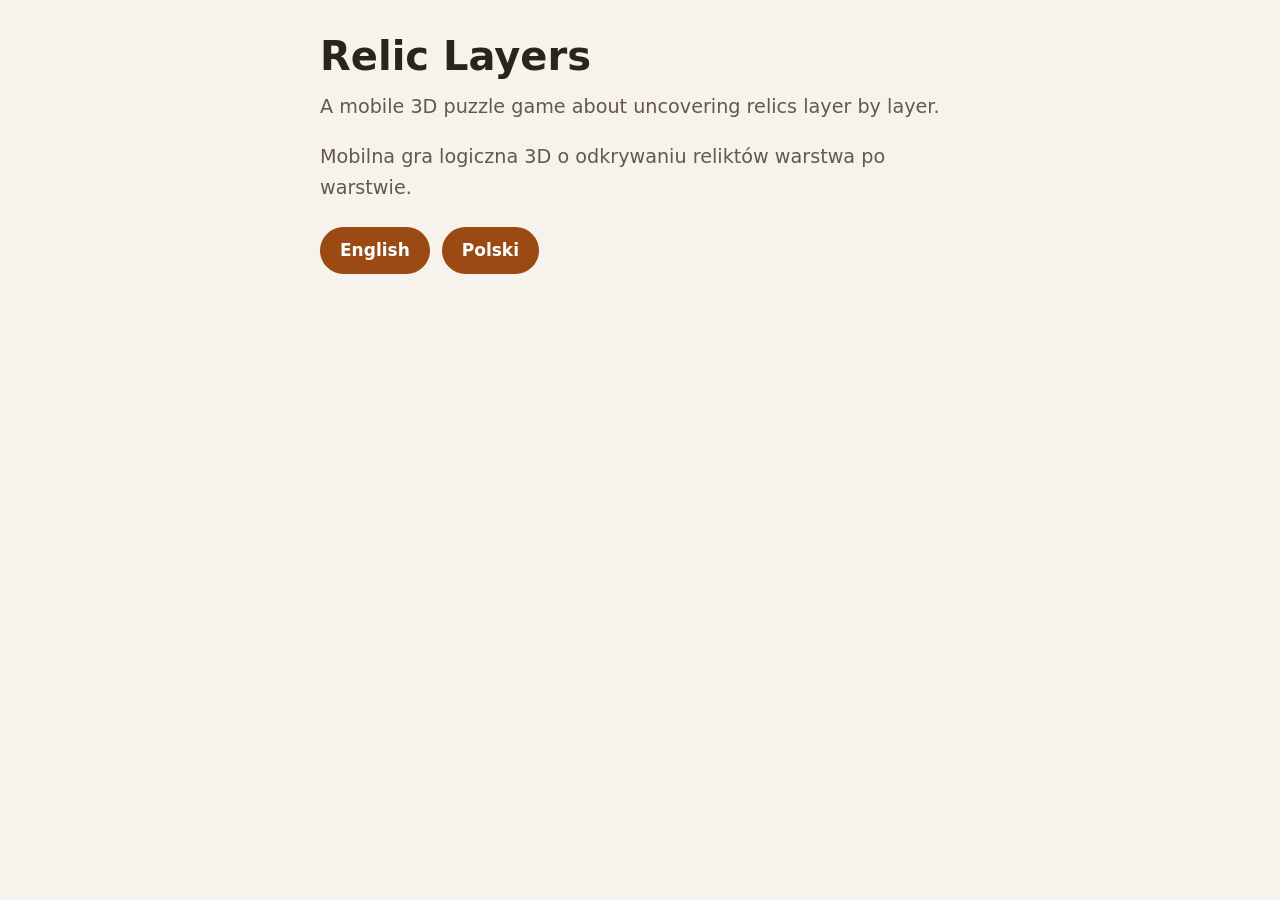
<file: docs/index.html>
<!doctype html>
<html lang="en">
<head>
  <meta charset="utf-8">
  <meta name="viewport" content="width=device-width, initial-scale=1">
  <title>Relic Layers</title>
  <meta name="description" content="Relic Layers — a mobile 3D puzzle game about uncovering relics layer by layer. / Mobilna gra logiczna 3D o odkrywaniu reliktów warstwa po warstwie.">
  <link rel="stylesheet" href="assets/site.css">
  <link rel="alternate" hreflang="en" href="en/">
  <link rel="alternate" hreflang="pl" href="pl/">
</head>
<body>
  <main id="main">
    <div class="wrap">
      <h1>Relic Layers</h1>
      <p class="lead">A mobile 3D puzzle game about uncovering relics layer by layer.</p>
      <p class="lead" lang="pl">Mobilna gra logiczna 3D o odkrywaniu reliktów warstwa po warstwie.</p>
      <nav aria-label="Language / Język">
        <div class="choices">
          <a class="button" href="en/" hreflang="en">English</a>
          <a class="button" href="pl/" hreflang="pl" lang="pl">Polski</a>
        </div>
      </nav>
    </div>
  </main>
</body>
</html>
</file>
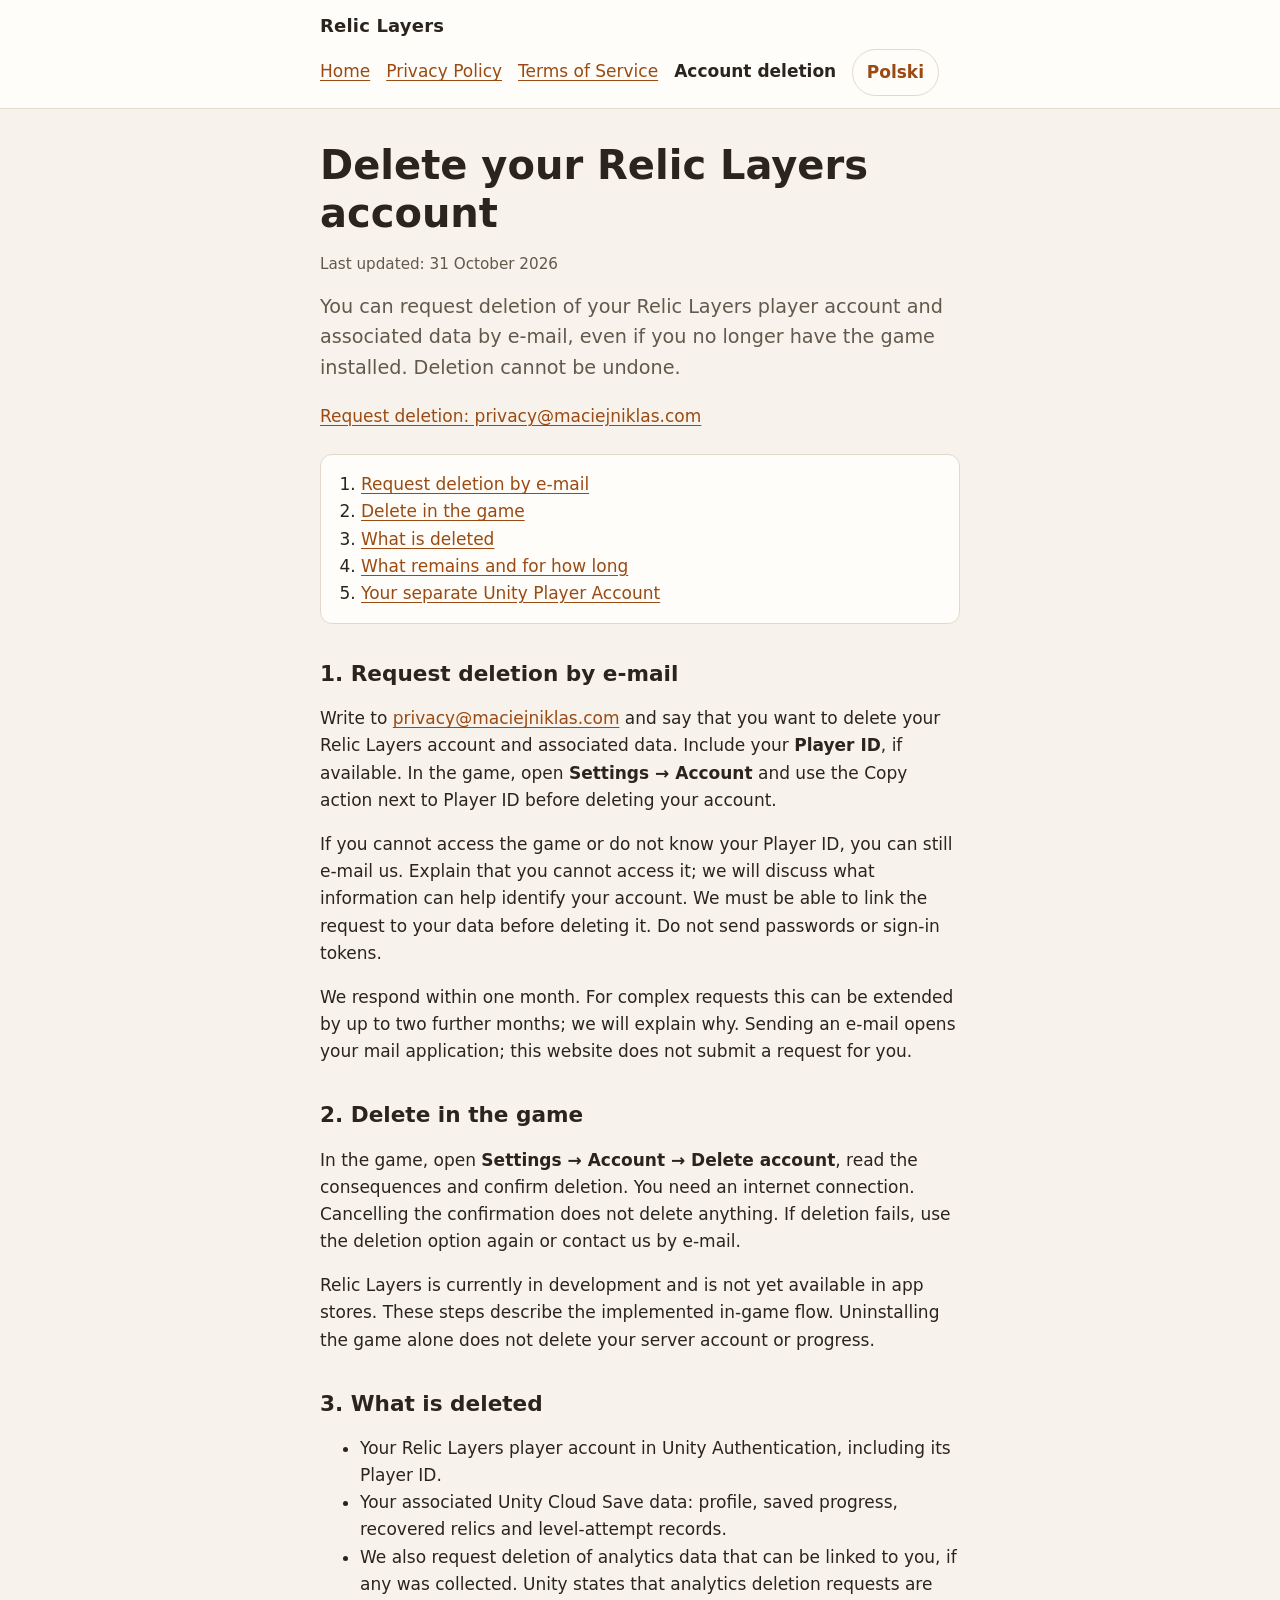
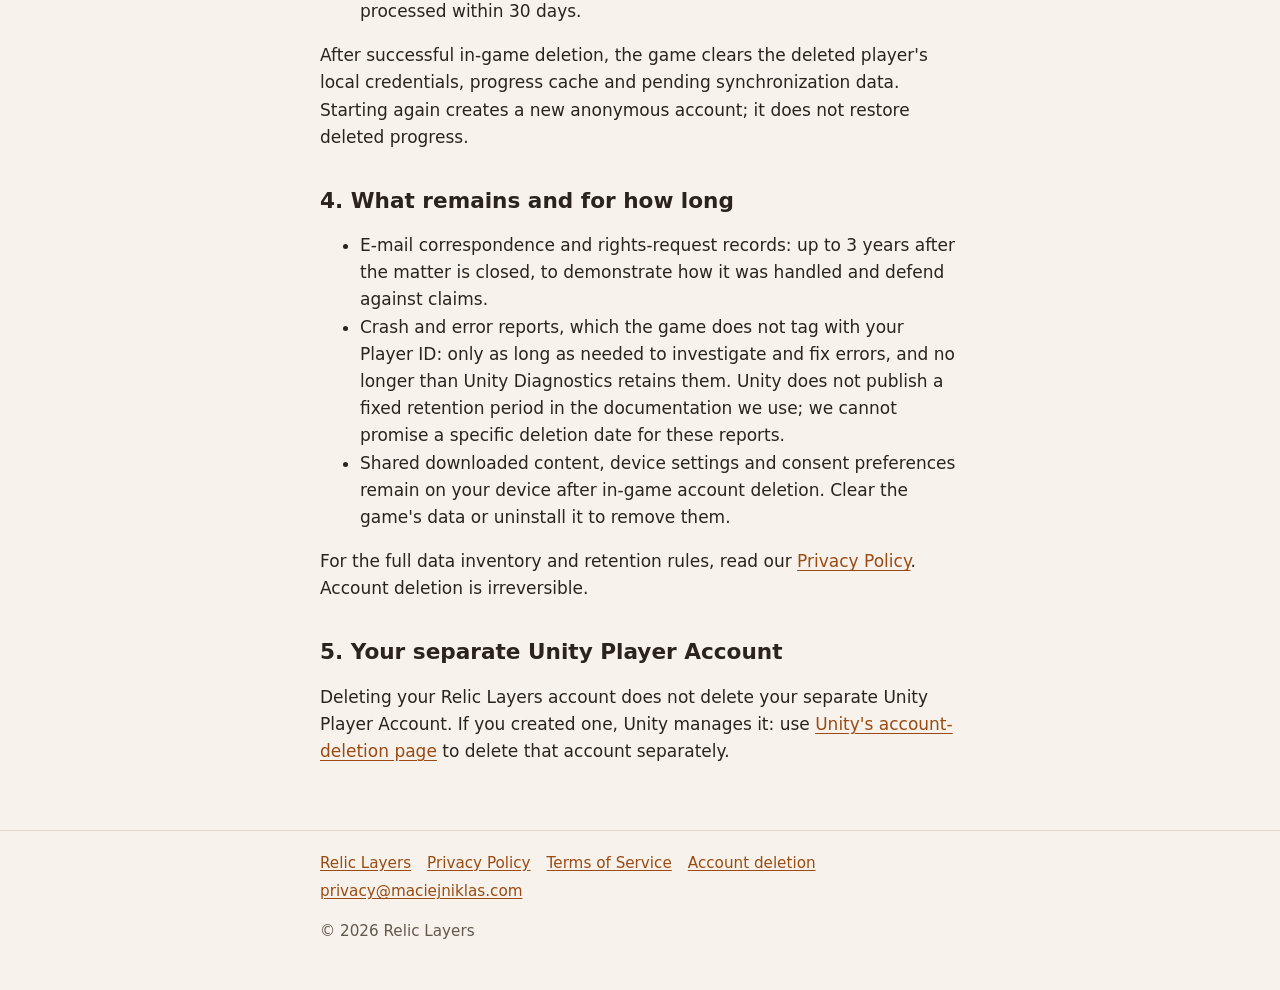
<file: docs/account-deletion/index.html>
<!doctype html>
<html lang="en">
<head>
  <meta charset="utf-8">
  <meta name="viewport" content="width=device-width, initial-scale=1">
  <title>Account deletion · Usuwanie konta — Relic Layers</title>
  <meta name="description" content="Relic Layers account and data deletion requests in English and Polish. / Usuwanie konta Relic Layers po angielsku i po polsku.">
  <link rel="stylesheet" href="../assets/site.css">
  <link rel="alternate" hreflang="en" href="../en/account-deletion/">
  <link rel="alternate" hreflang="pl" href="../pl/account-deletion/">
  <script>
    // Stable entry used by the game: forward to account deletion information in the browser's language.
    (function () {
      var languages = navigator.languages || [navigator.language || ""];
      var polish = String(languages[0] || "").toLowerCase().indexOf("pl") === 0;
      location.replace(polish ? "../pl/account-deletion/" : "../en/account-deletion/");
    })();
  </script>
</head>
<body>
  <main id="main">
    <div class="wrap">
      <h1>Account deletion</h1>
      <p class="lead" lang="pl">Usuwanie konta</p>
      <nav aria-label="Language / Język">
        <div class="choices">
          <a class="button" href="../en/account-deletion/" hreflang="en">English</a>
          <a class="button" href="../pl/account-deletion/" hreflang="pl" lang="pl">Polski</a>
        </div>
      </nav>
    </div>
  </main>
</body>
</html>
</file>
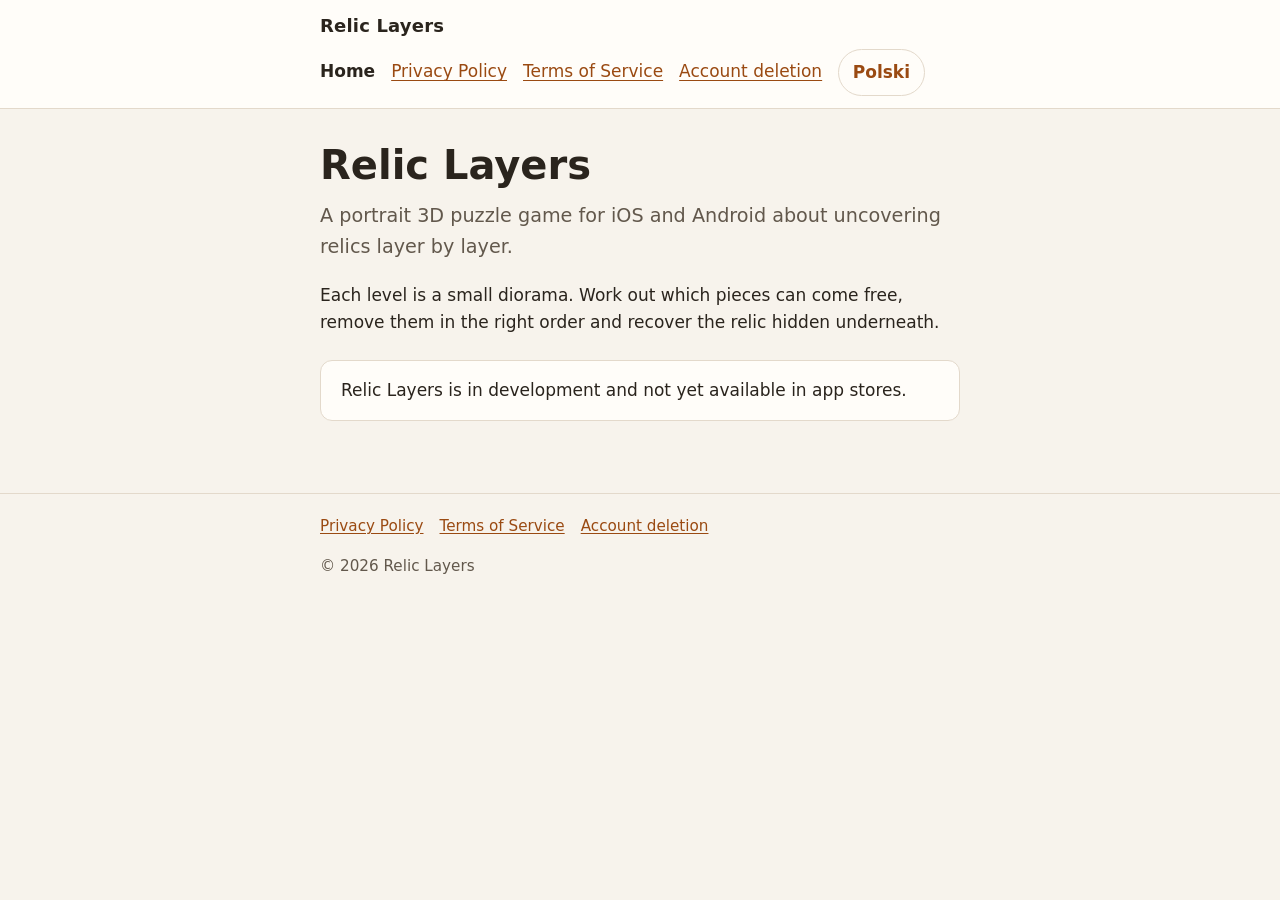
<file: docs/en/index.html>
<!doctype html>
<html lang="en">
<head>
  <meta charset="utf-8">
  <meta name="viewport" content="width=device-width, initial-scale=1">
  <title>Relic Layers</title>
  <meta name="description" content="Relic Layers is a mobile 3D puzzle game about uncovering relics layer by layer.">
  <link rel="stylesheet" href="../assets/site.css">
  <link rel="alternate" hreflang="en" href="./">
  <link rel="alternate" hreflang="pl" href="../pl/">
</head>
<body>
  <a class="skip-link" href="#main">Skip to content</a>
  <header class="site-header">
    <div class="wrap">
      <a class="brand" href="./">Relic Layers</a>
      <nav class="site-nav" aria-label="Main">
        <ul>
          <li><a href="./" aria-current="page">Home</a></li>
          <li><a href="privacy/">Privacy Policy</a></li>
          <li><a href="terms/">Terms of Service</a></li>
          <li><a href="account-deletion/">Account deletion</a></li>
          <li><a class="lang-switch" href="../pl/" hreflang="pl" lang="pl">Polski</a></li>
        </ul>
      </nav>
    </div>
  </header>
  <main id="main">
    <div class="wrap">
      <h1>Relic Layers</h1>
      <p class="lead">A portrait 3D puzzle game for iOS and Android about uncovering relics layer by layer.</p>
      <p>Each level is a small diorama. Work out which pieces can come free, remove them in the right order and recover the relic hidden underneath.</p>
      <div class="card">
        <p>Relic Layers is in development and not yet available in app stores.</p>
      </div>
    </div>
  </main>
  <footer class="site-footer">
    <div class="wrap">
      <ul>
        <li><a href="privacy/">Privacy Policy</a></li>
        <li><a href="terms/">Terms of Service</a></li>
        <li><a href="account-deletion/">Account deletion</a></li>
      </ul>
      <p>© 2026 Relic Layers</p>
    </div>
  </footer>
</body>
</html>
</file>
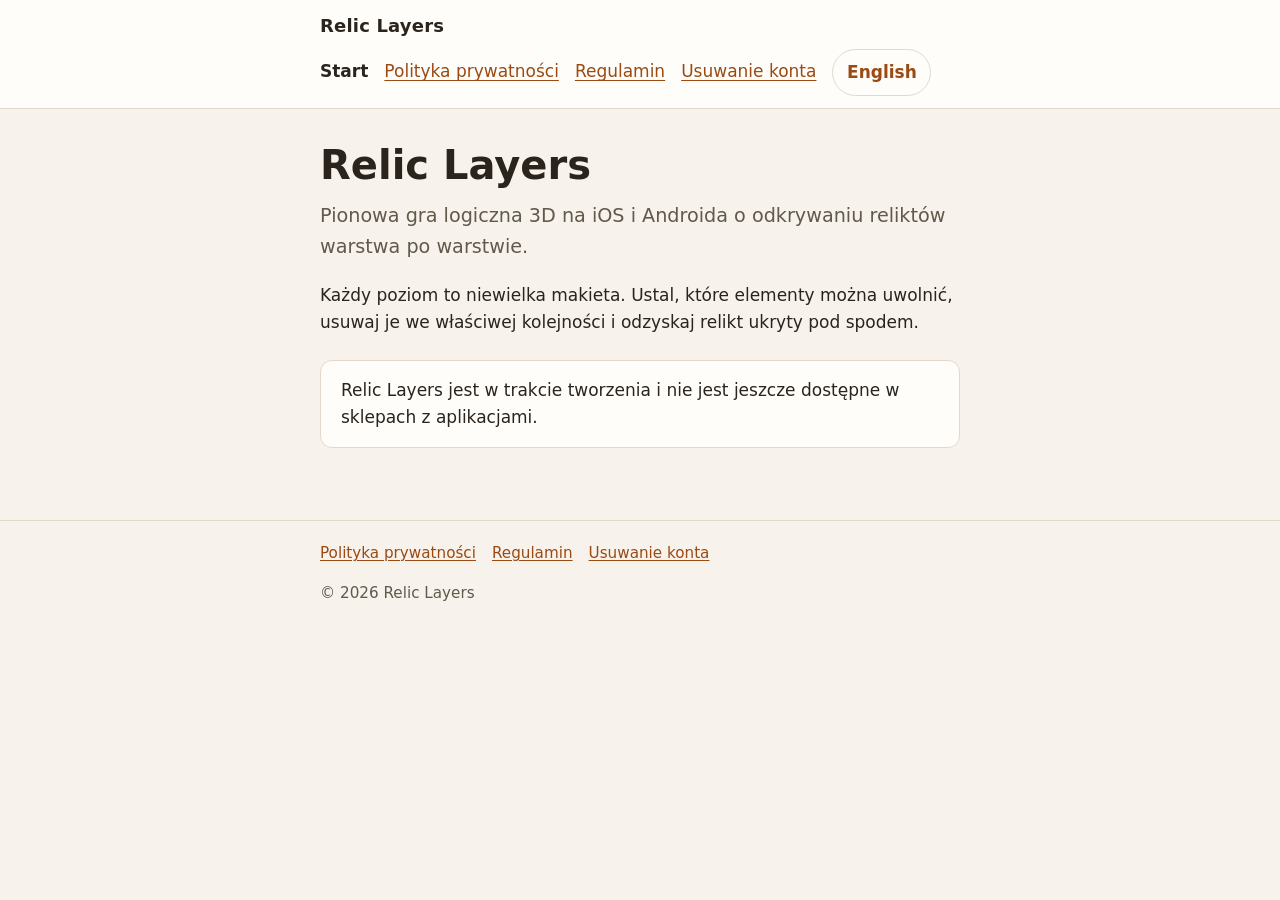
<file: docs/pl/index.html>
<!doctype html>
<html lang="pl">
<head>
  <meta charset="utf-8">
  <meta name="viewport" content="width=device-width, initial-scale=1">
  <title>Relic Layers</title>
  <meta name="description" content="Relic Layers to mobilna gra logiczna 3D o odkrywaniu reliktów warstwa po warstwie.">
  <link rel="stylesheet" href="../assets/site.css">
  <link rel="alternate" hreflang="en" href="../en/">
  <link rel="alternate" hreflang="pl" href="./">
</head>
<body>
  <a class="skip-link" href="#main">Przejdź do treści</a>
  <header class="site-header">
    <div class="wrap">
      <a class="brand" href="./">Relic Layers</a>
      <nav class="site-nav" aria-label="Główna">
        <ul>
          <li><a href="./" aria-current="page">Start</a></li>
          <li><a href="privacy/">Polityka prywatności</a></li>
          <li><a href="terms/">Regulamin</a></li>
          <li><a href="account-deletion/">Usuwanie konta</a></li>
          <li><a class="lang-switch" href="../en/" hreflang="en" lang="en">English</a></li>
        </ul>
      </nav>
    </div>
  </header>
  <main id="main">
    <div class="wrap">
      <h1>Relic Layers</h1>
      <p class="lead">Pionowa gra logiczna 3D na iOS i Androida o odkrywaniu reliktów warstwa po warstwie.</p>
      <p>Każdy poziom to niewielka makieta. Ustal, które elementy można uwolnić, usuwaj je we właściwej kolejności i odzyskaj relikt ukryty pod spodem.</p>
      <div class="card">
        <p>Relic Layers jest w trakcie tworzenia i nie jest jeszcze dostępne w sklepach z aplikacjami.</p>
      </div>
    </div>
  </main>
  <footer class="site-footer">
    <div class="wrap">
      <ul>
        <li><a href="privacy/">Polityka prywatności</a></li>
        <li><a href="terms/">Regulamin</a></li>
        <li><a href="account-deletion/">Usuwanie konta</a></li>
      </ul>
      <p>© 2026 Relic Layers</p>
    </div>
  </footer>
</body>
</html>
</file>
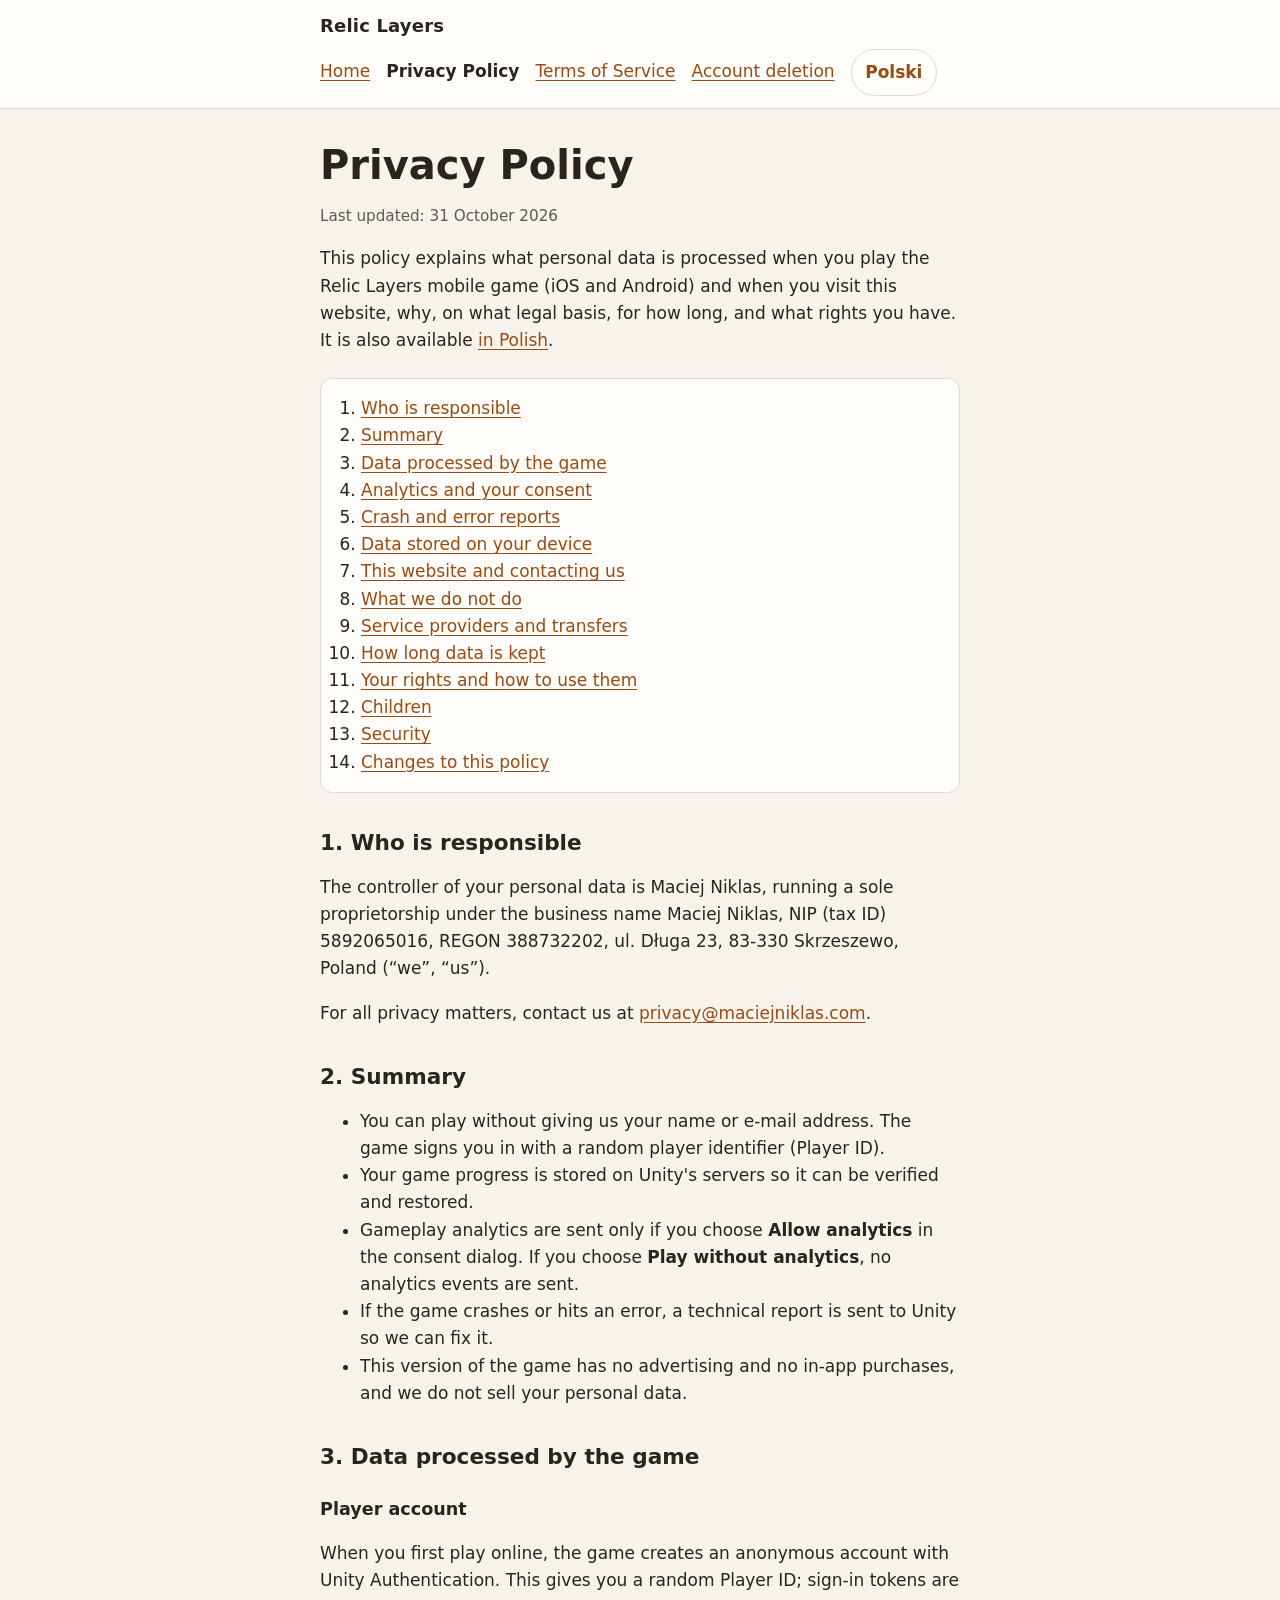
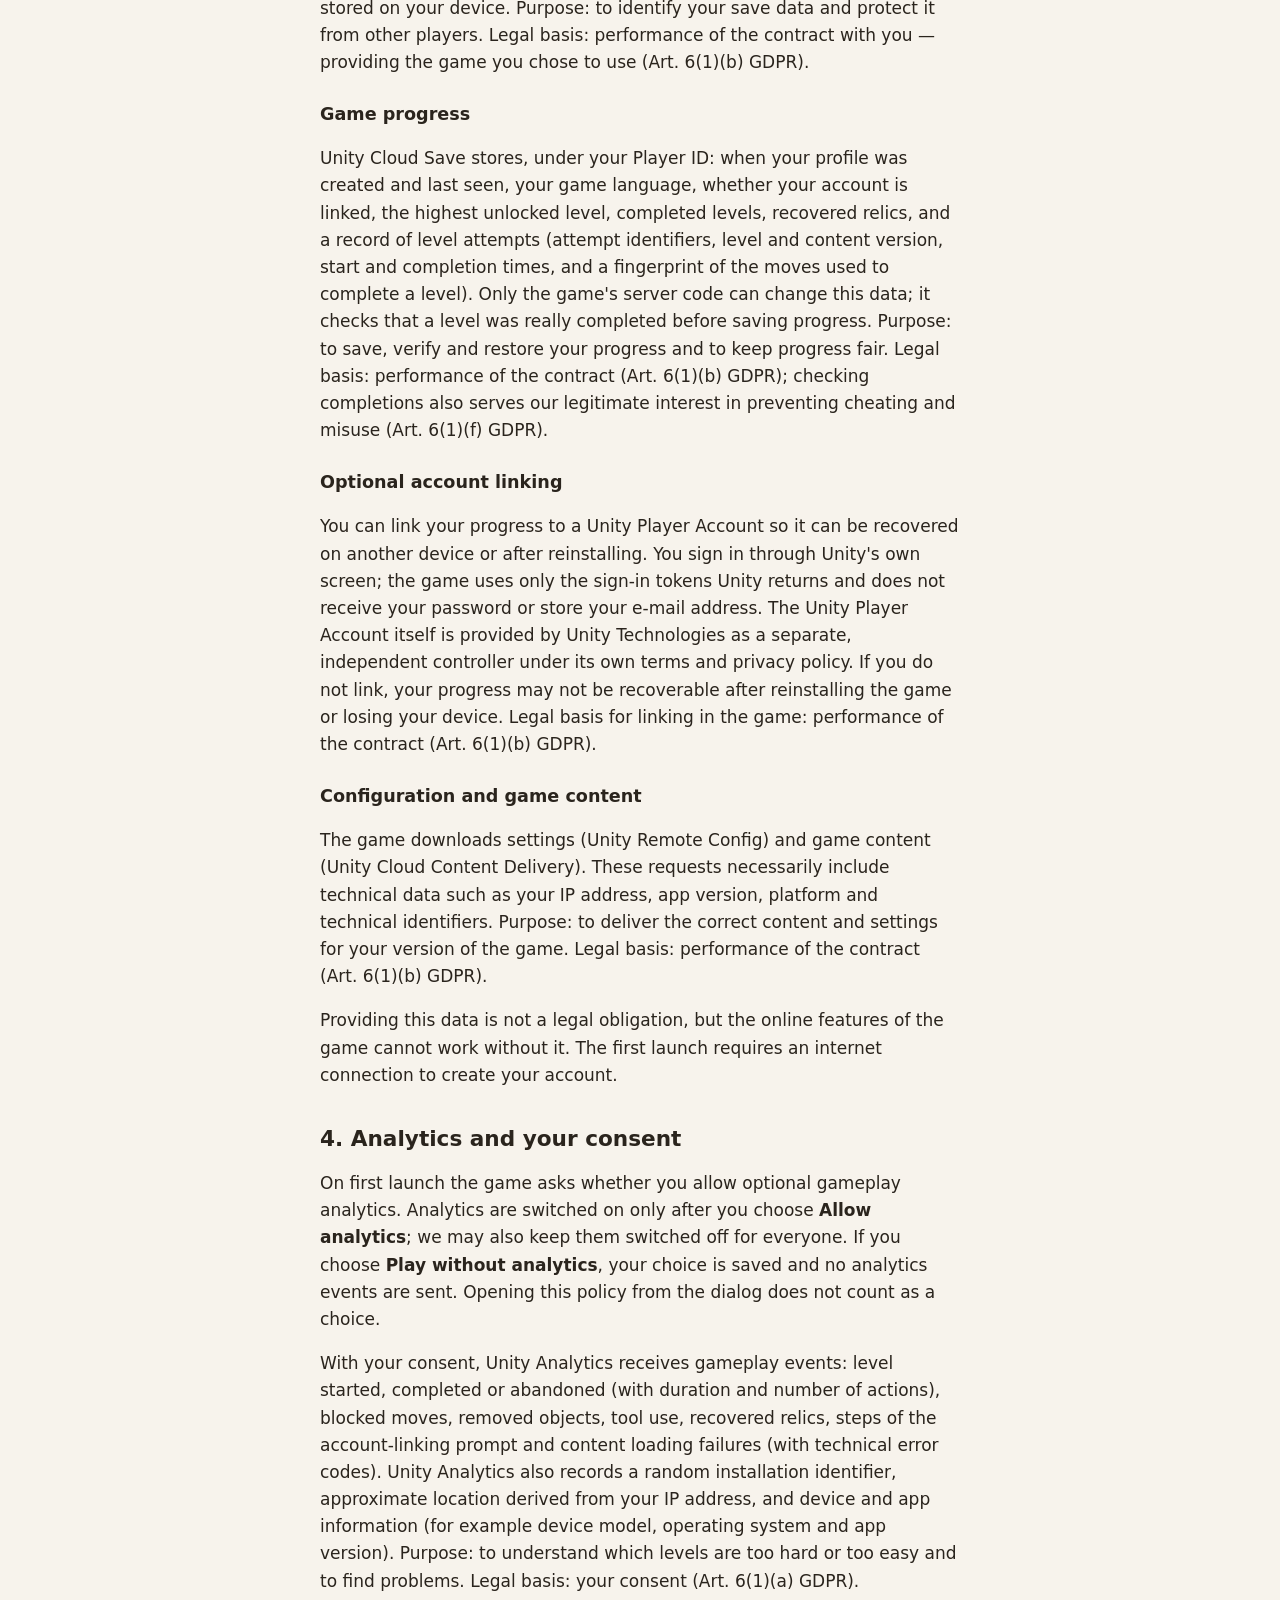
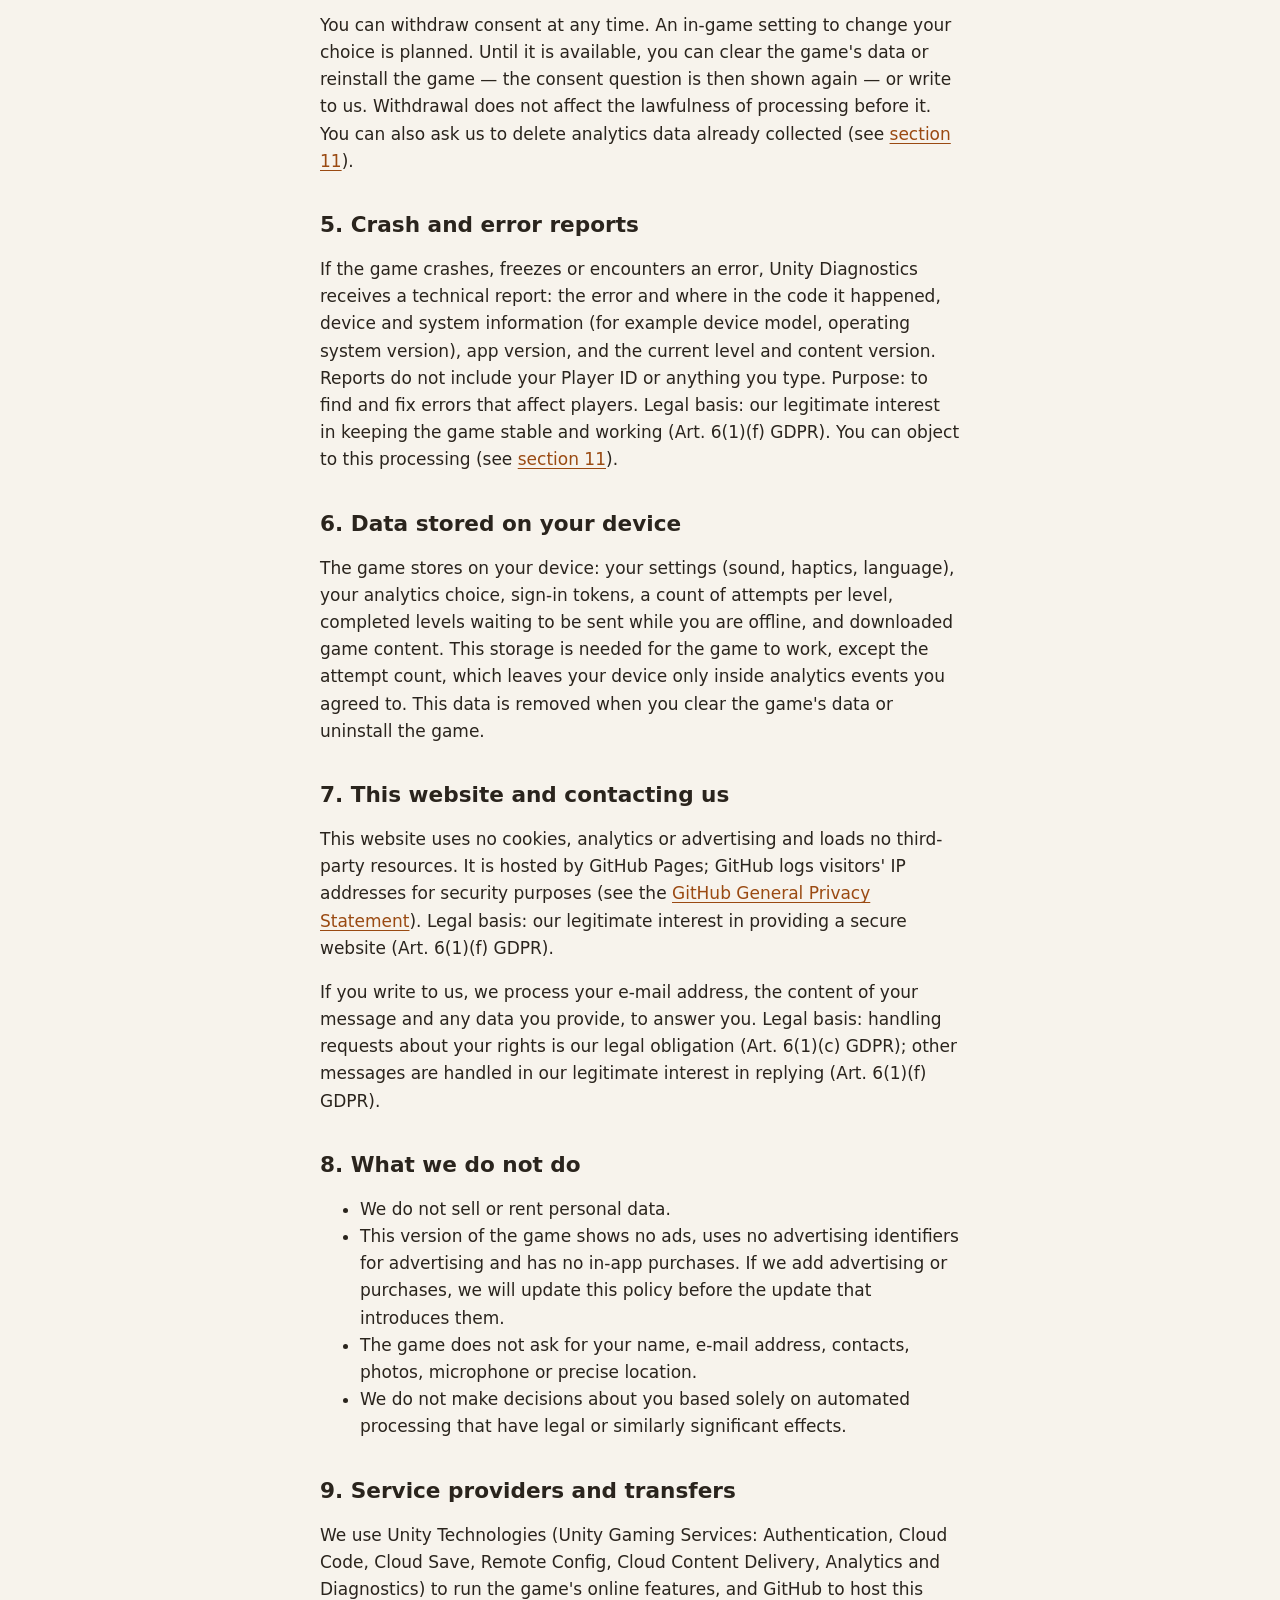
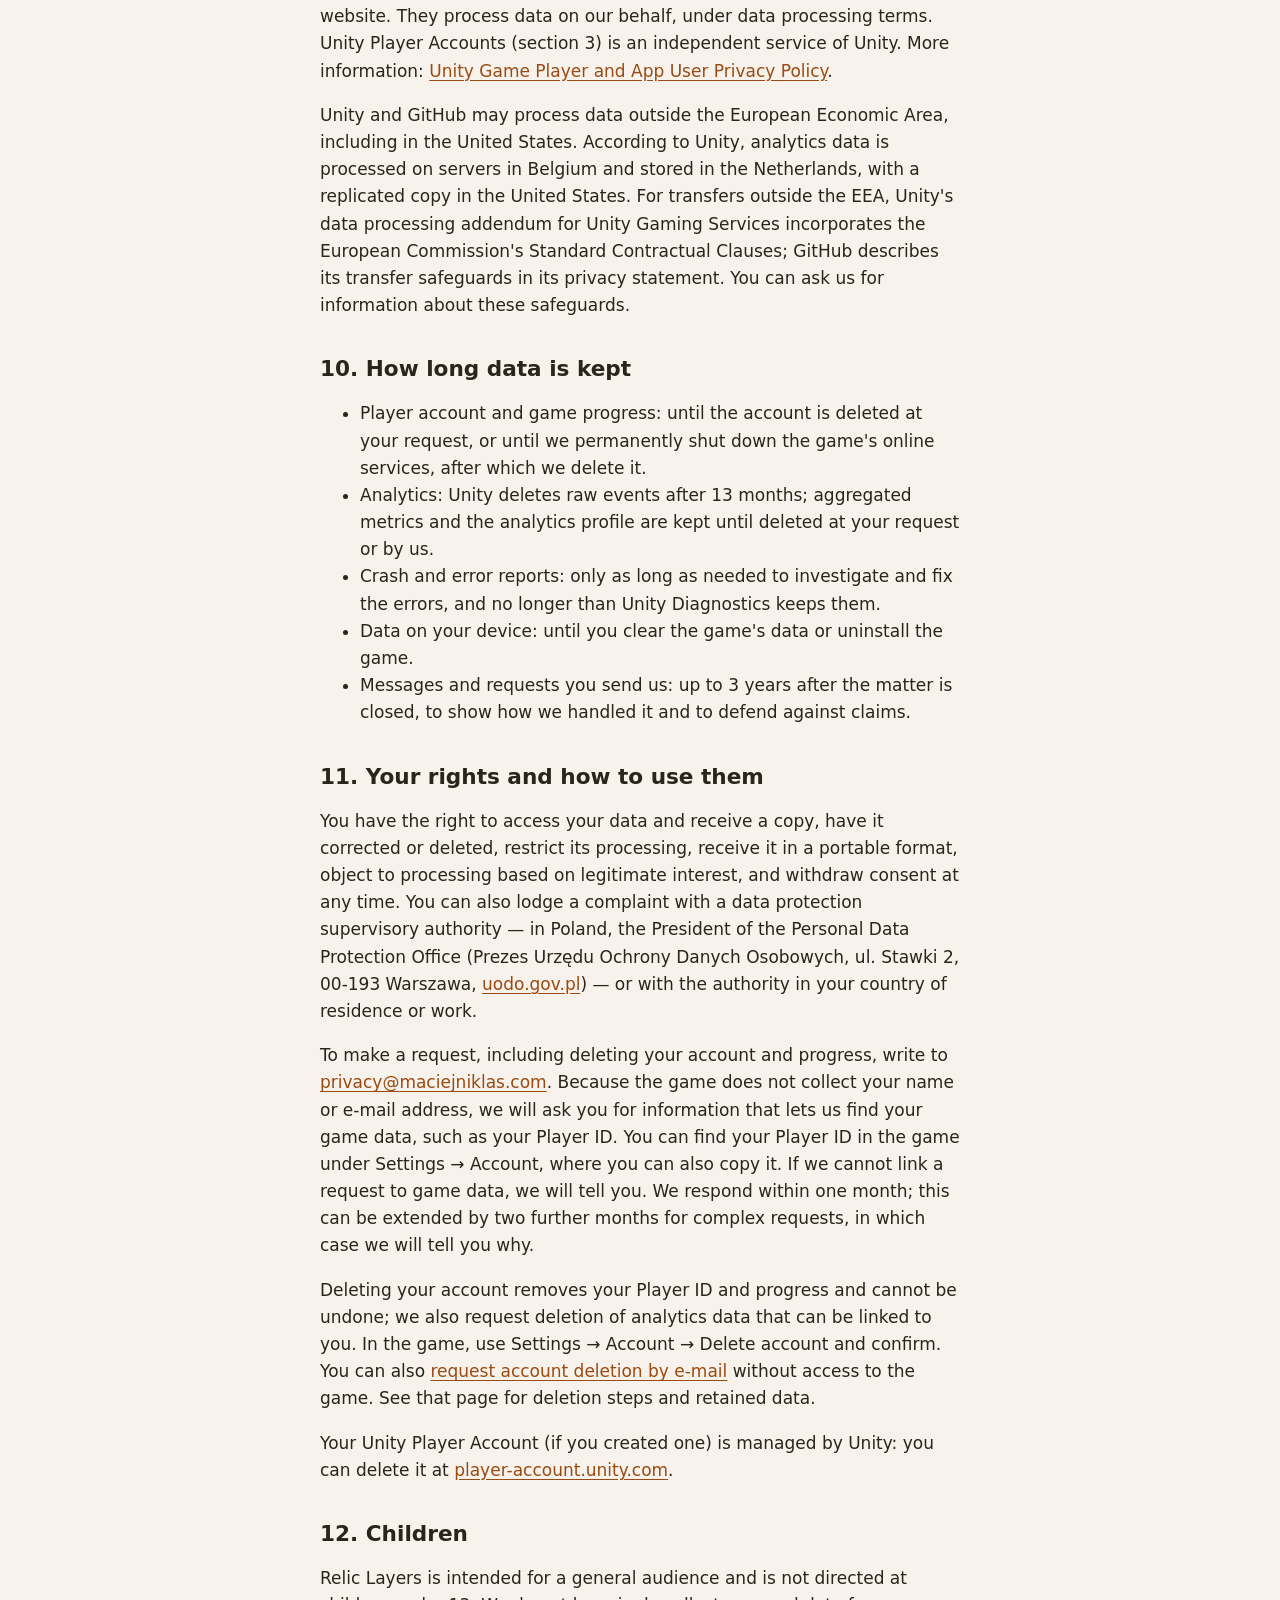
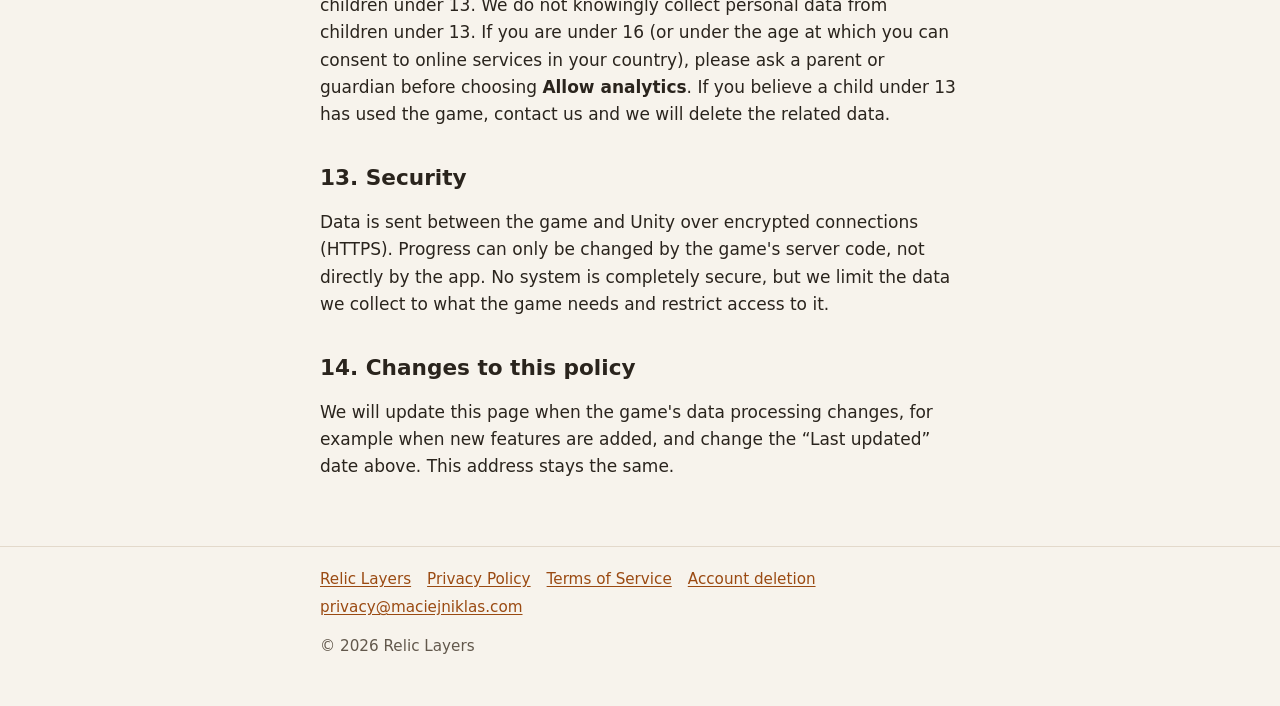
<file: docs/privacy/index.html>
<!doctype html>
<html lang="en">
<head>
  <meta charset="utf-8">
  <meta name="viewport" content="width=device-width, initial-scale=1">
  <title>Privacy Policy · Polityka prywatności — Relic Layers</title>
  <meta name="description" content="Relic Layers Privacy Policy in English and Polish. / Polityka prywatności Relic Layers po angielsku i po polsku.">
  <link rel="stylesheet" href="../assets/site.css">
  <link rel="alternate" hreflang="en" href="../en/privacy/">
  <link rel="alternate" hreflang="pl" href="../pl/privacy/">
  <script>
    // Stable entry used by the game: forward to the policy in the browser's language.
    (function () {
      var languages = navigator.languages || [navigator.language || ""];
      var polish = String(languages[0] || "").toLowerCase().indexOf("pl") === 0;
      location.replace(polish ? "../pl/privacy/" : "../en/privacy/");
    })();
  </script>
</head>
<body>
  <main id="main">
    <div class="wrap">
      <h1>Privacy Policy</h1>
      <p class="lead" lang="pl">Polityka prywatności</p>
      <nav aria-label="Language / Język">
        <div class="choices">
          <a class="button" href="../en/privacy/" hreflang="en">English</a>
          <a class="button" href="../pl/privacy/" hreflang="pl" lang="pl">Polski</a>
        </div>
      </nav>
    </div>
  </main>
</body>
</html>
</file>
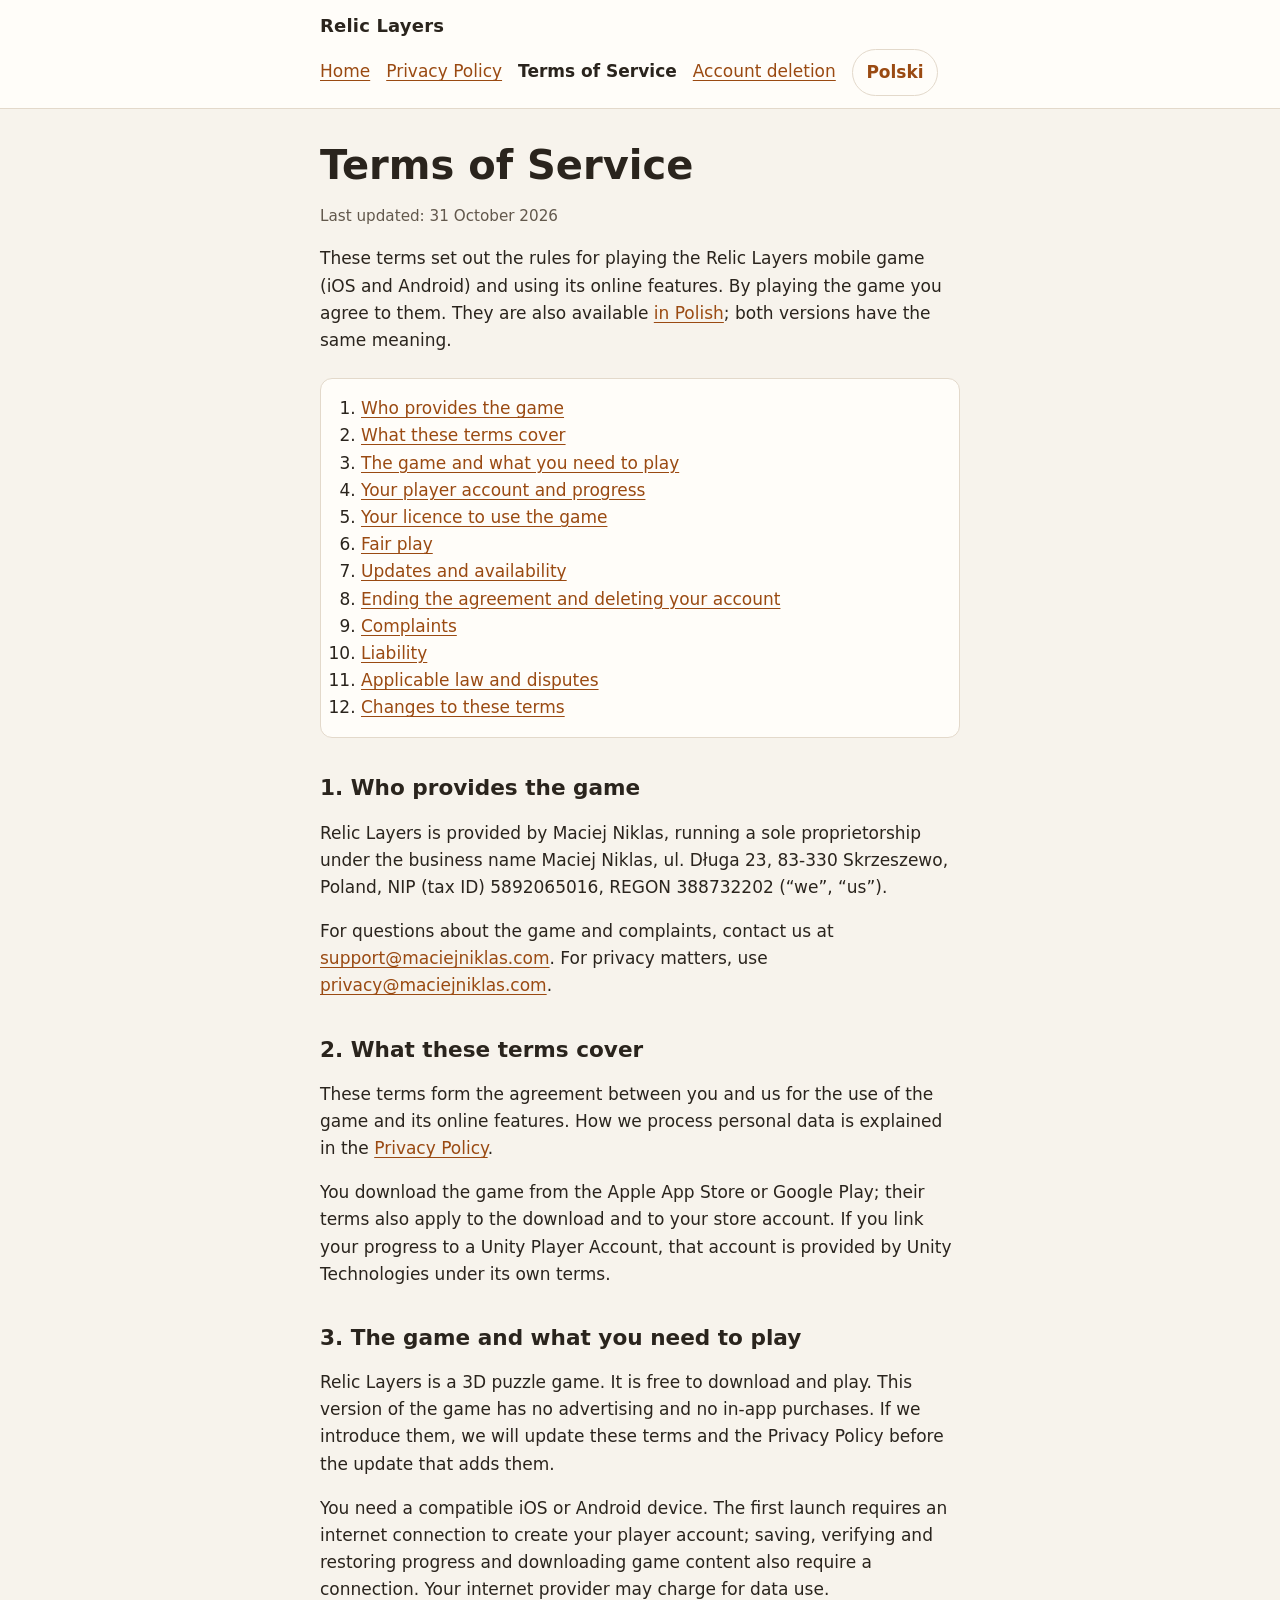
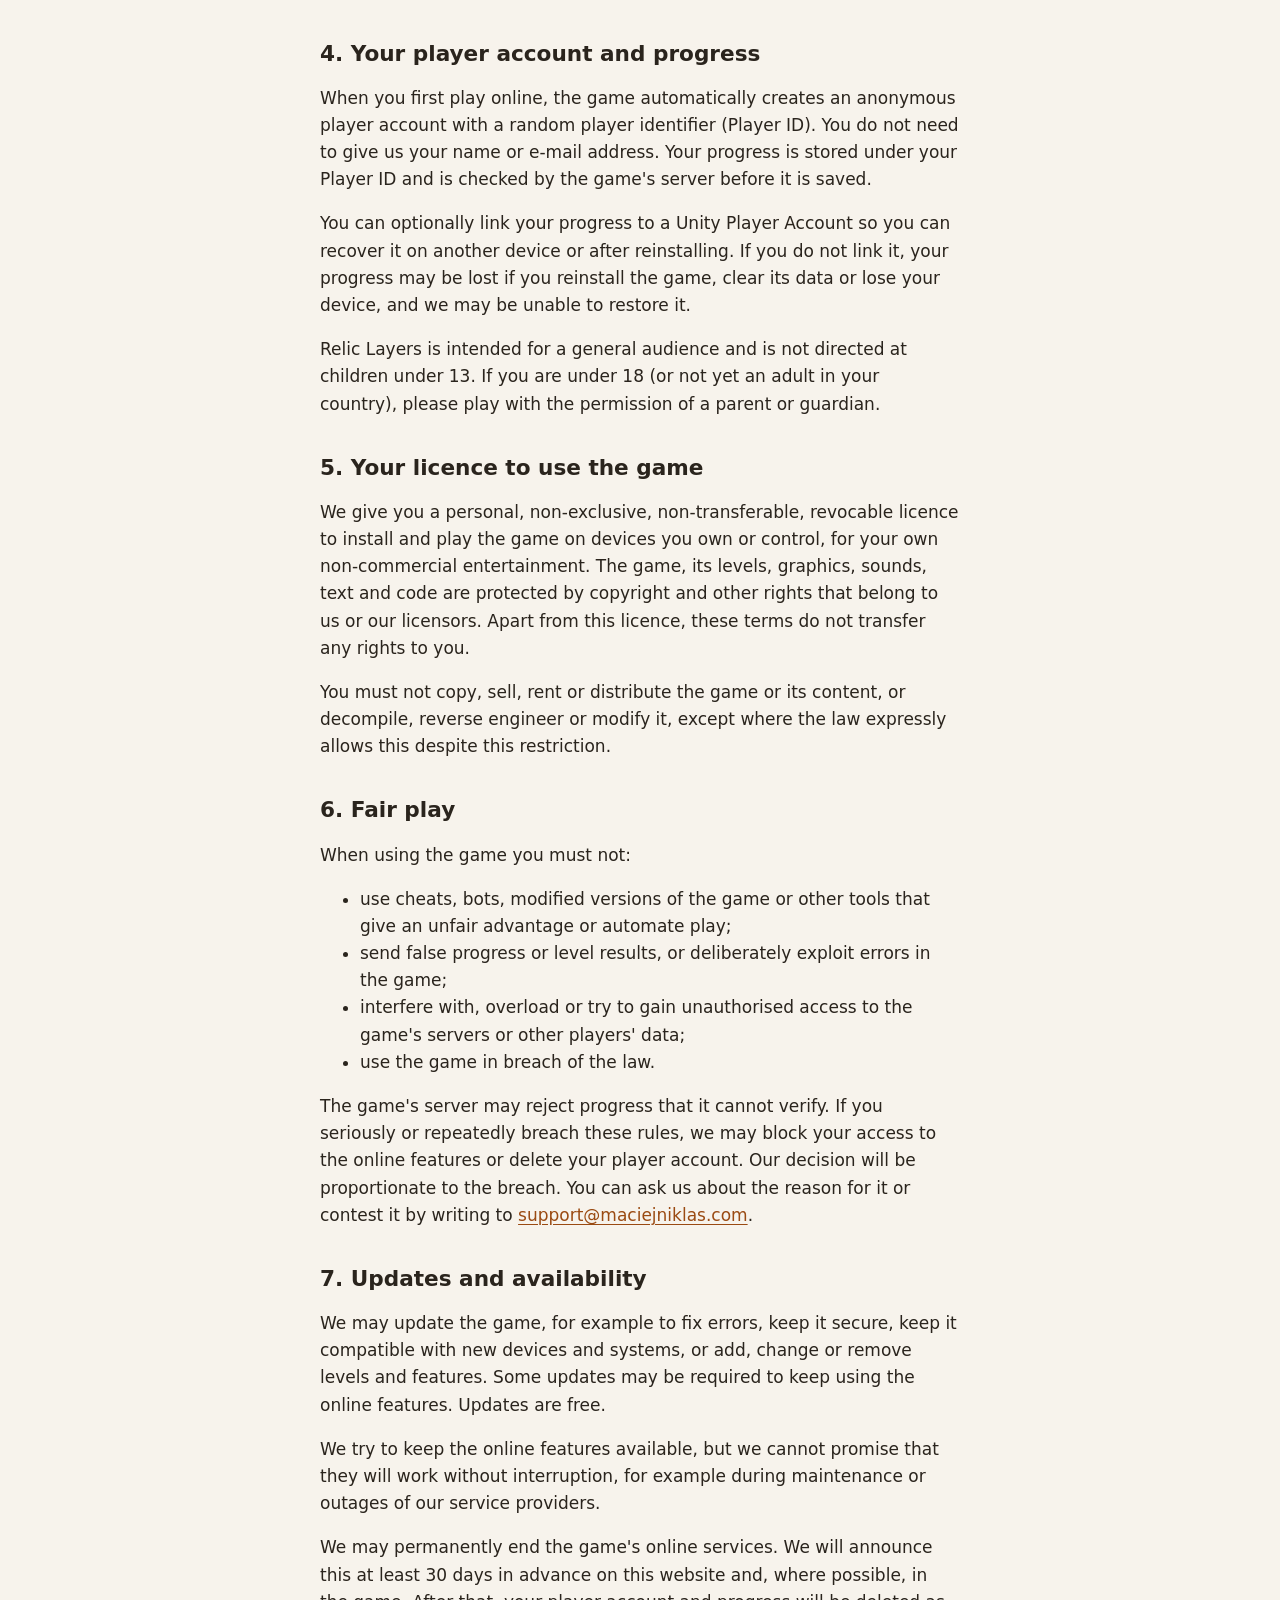
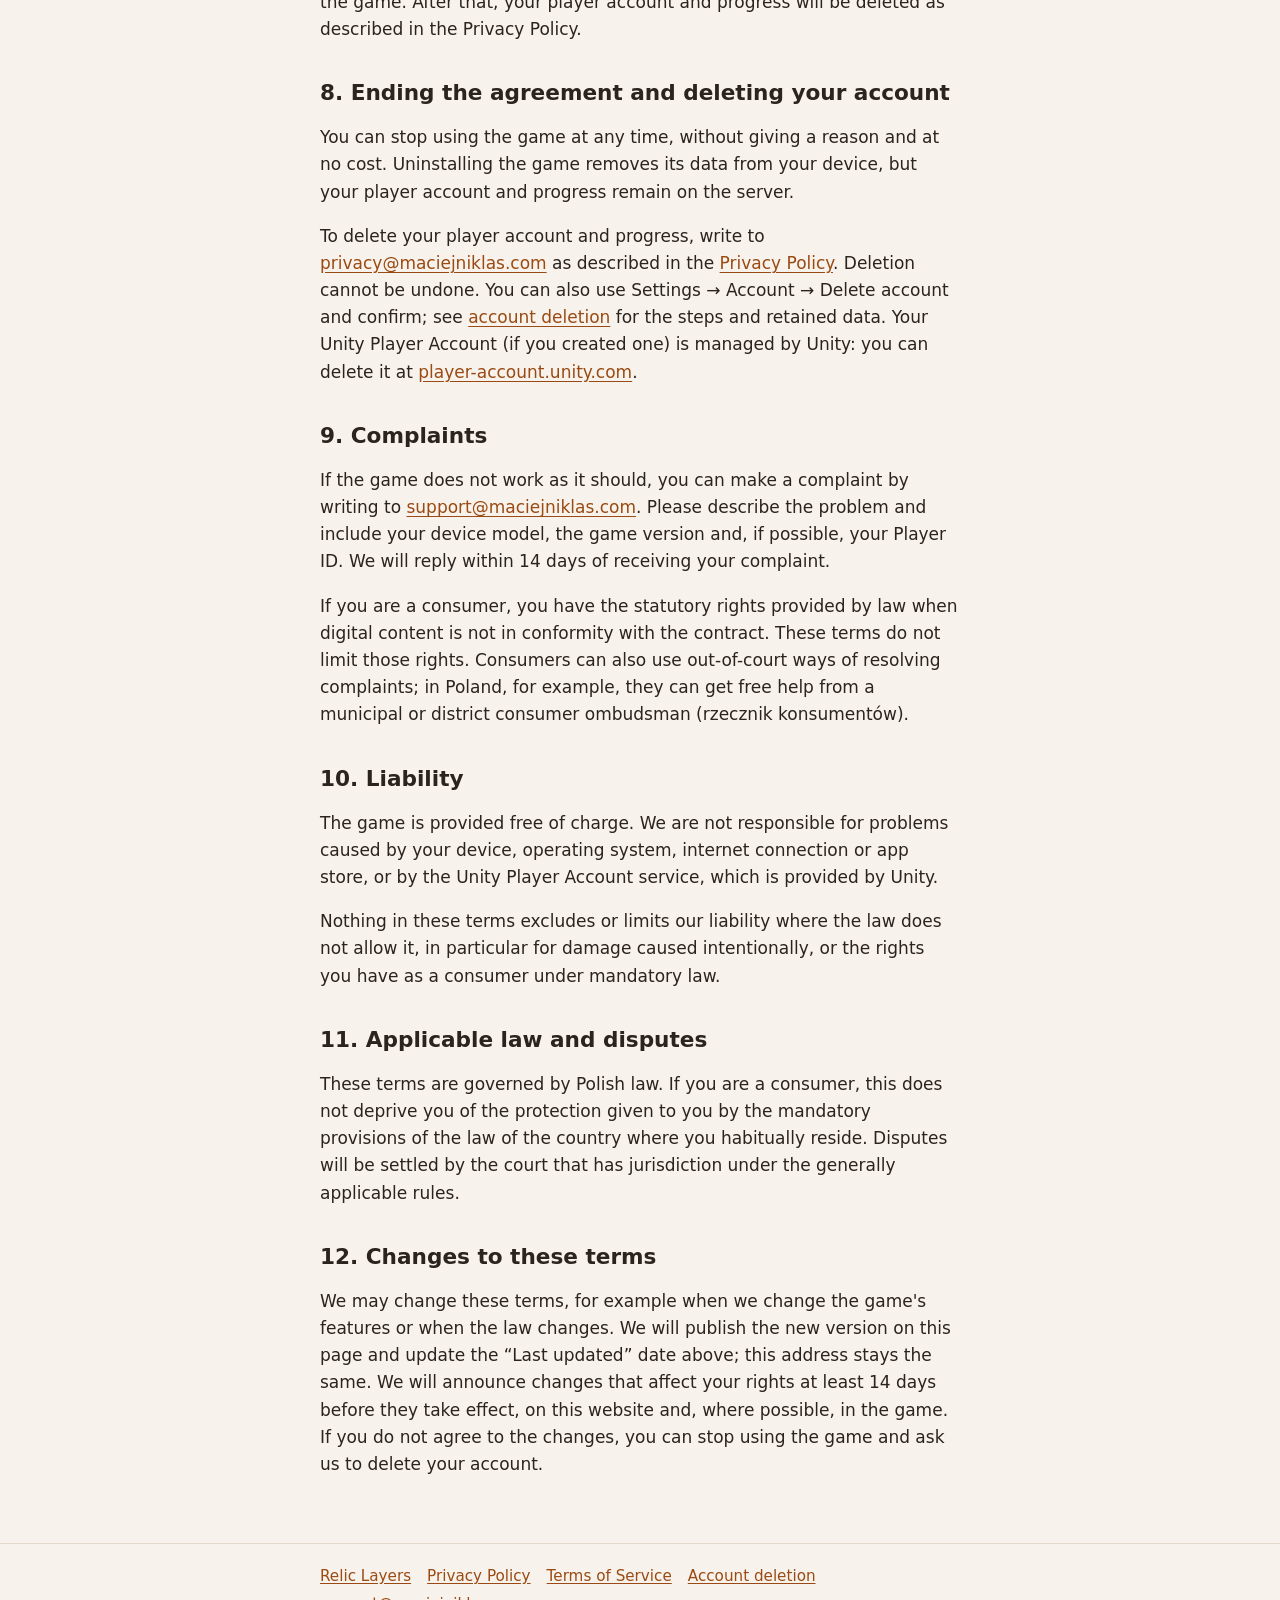
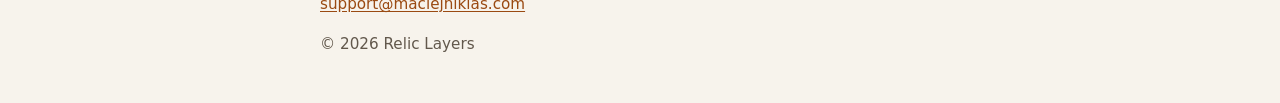
<file: docs/terms/index.html>
<!doctype html>
<html lang="en">
<head>
  <meta charset="utf-8">
  <meta name="viewport" content="width=device-width, initial-scale=1">
  <title>Terms of Service · Regulamin — Relic Layers</title>
  <meta name="description" content="Relic Layers Terms of Service in English and Polish. / Regulamin Relic Layers po angielsku i po polsku.">
  <link rel="stylesheet" href="../assets/site.css">
  <link rel="alternate" hreflang="en" href="../en/terms/">
  <link rel="alternate" hreflang="pl" href="../pl/terms/">
  <script>
    // Stable entry used by the game: forward to the terms in the browser's language.
    (function () {
      var languages = navigator.languages || [navigator.language || ""];
      var polish = String(languages[0] || "").toLowerCase().indexOf("pl") === 0;
      location.replace(polish ? "../pl/terms/" : "../en/terms/");
    })();
  </script>
</head>
<body>
  <main id="main">
    <div class="wrap">
      <h1>Terms of Service</h1>
      <p class="lead" lang="pl">Regulamin</p>
      <nav aria-label="Language / Język">
        <div class="choices">
          <a class="button" href="../en/terms/" hreflang="en">English</a>
          <a class="button" href="../pl/terms/" hreflang="pl" lang="pl">Polski</a>
        </div>
      </nav>
    </div>
  </main>
</body>
</html>
</file>
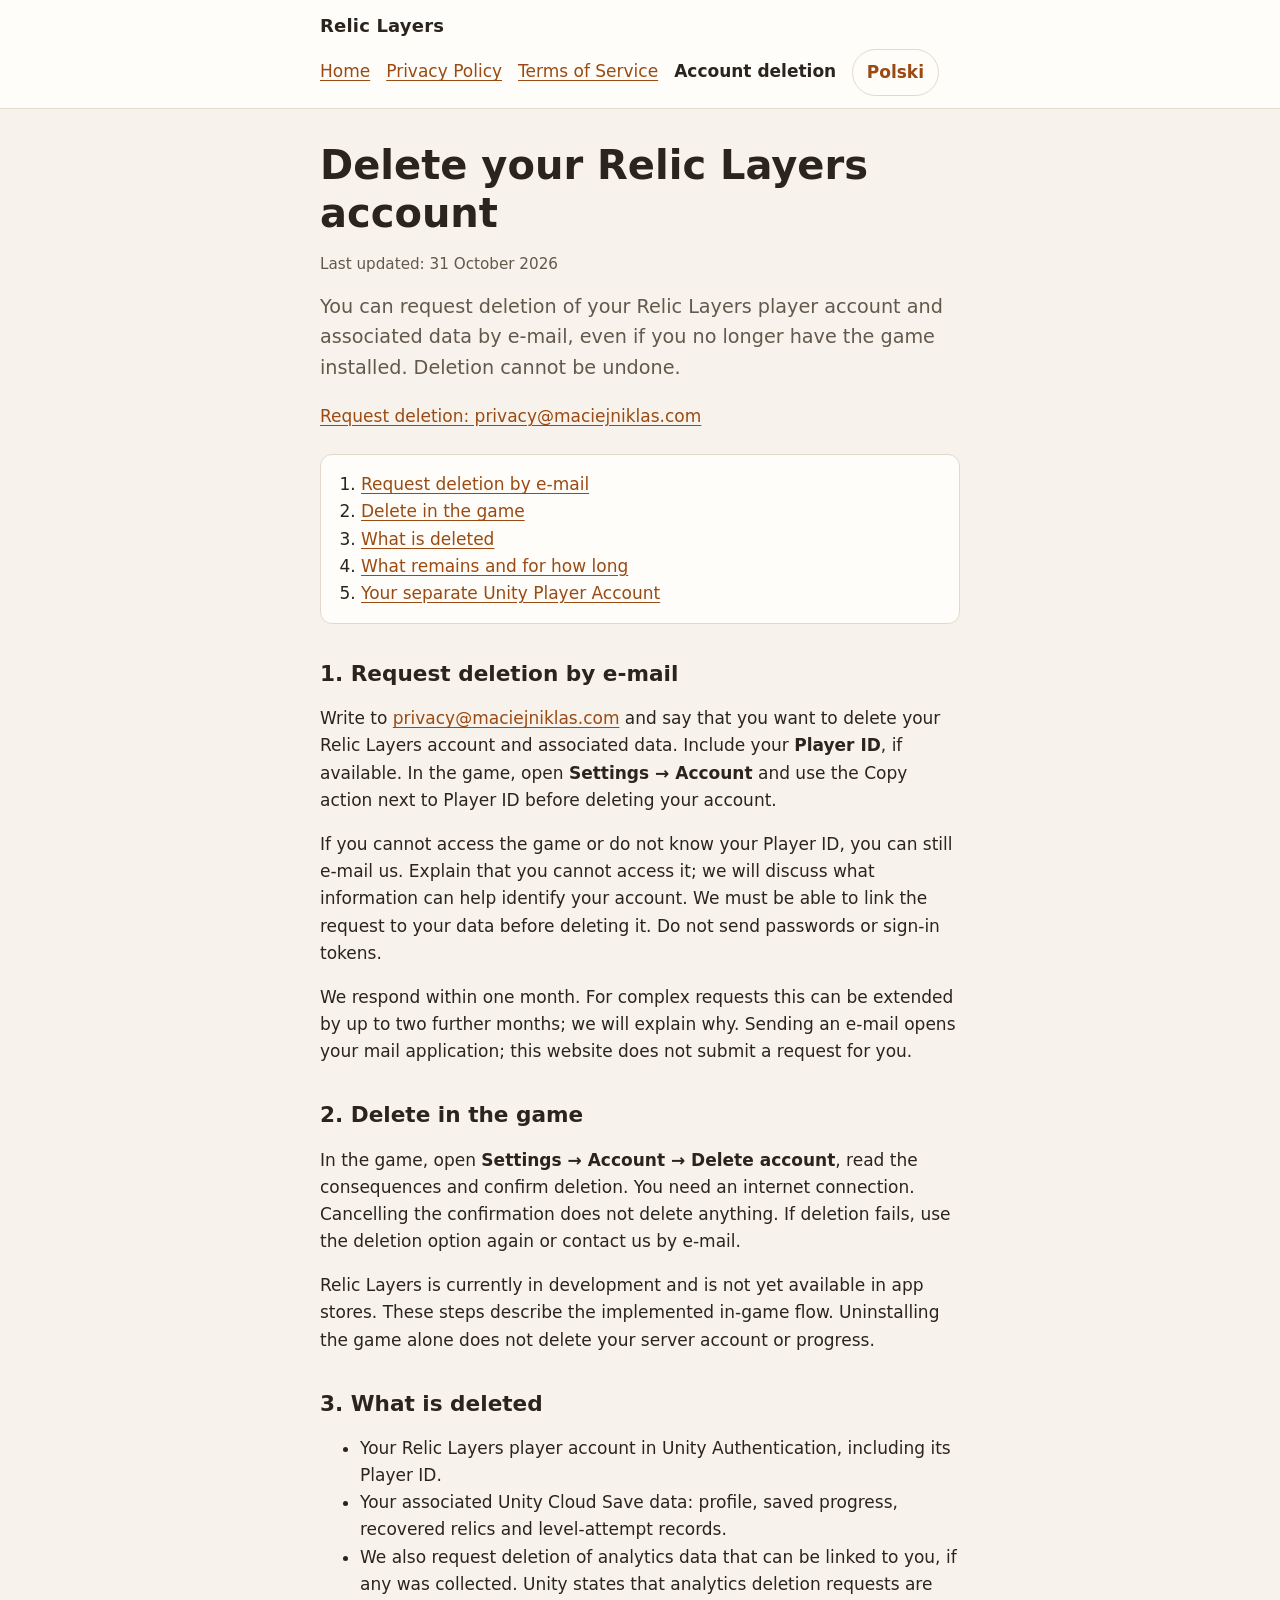
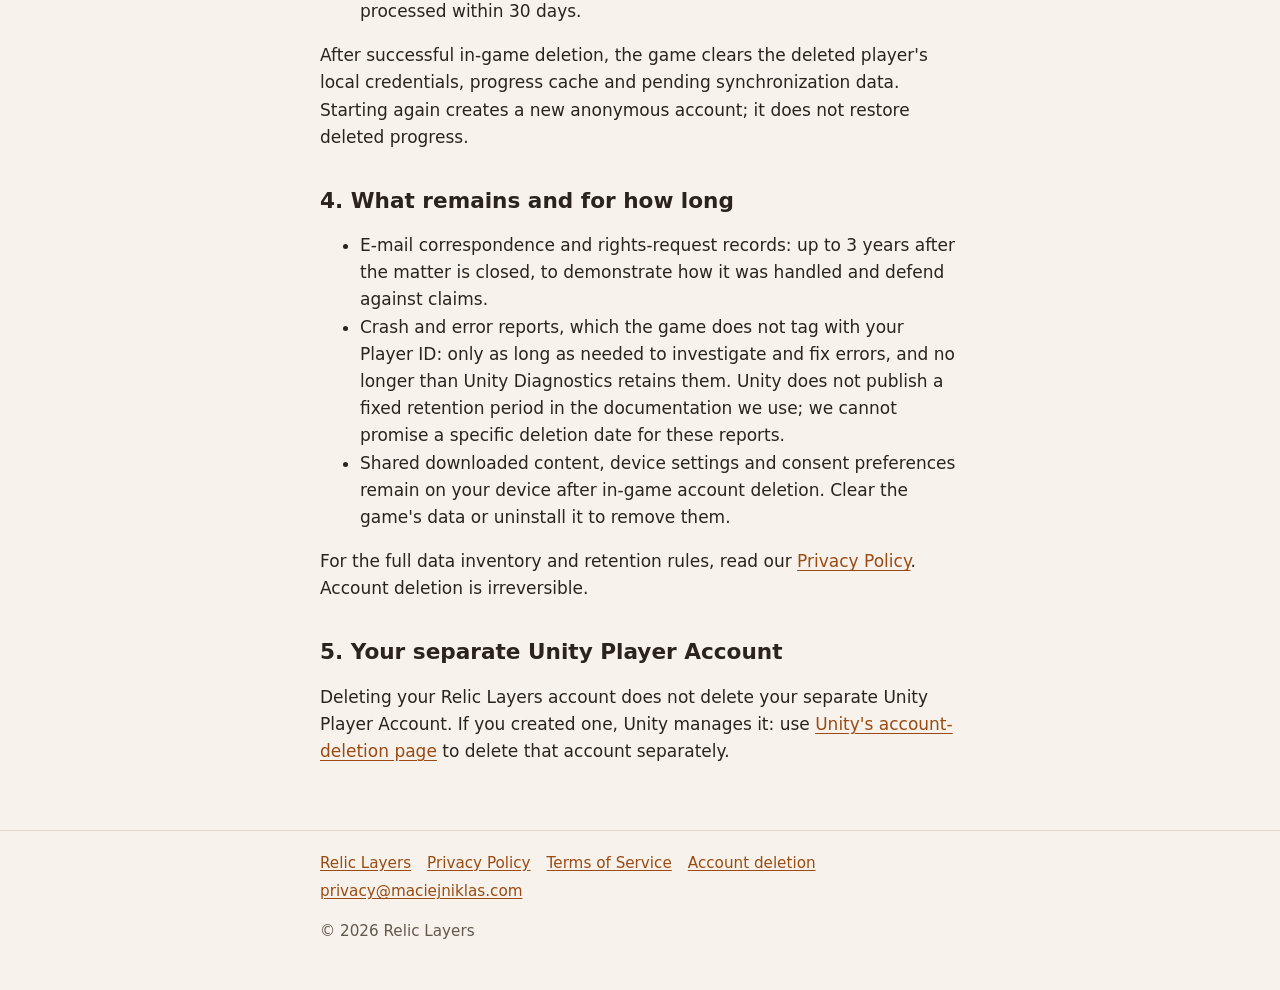
<file: docs/en/account-deletion/index.html>
<!doctype html>
<html lang="en">
<head>
  <meta charset="utf-8">
  <meta name="viewport" content="width=device-width, initial-scale=1">
  <title>Account deletion — Relic Layers</title>
  <meta name="description" content="You can request deletion of your Relic Layers player account and associated data by e-mail, even if you no longer have the game installed. Deletion cannot be undone.">
  <link rel="stylesheet" href="../../assets/site.css">
  <link rel="alternate" hreflang="en" href="./">
  <link rel="alternate" hreflang="pl" href="../../pl/account-deletion/">
</head>
<body>
  <a class="skip-link" href="#main">Skip to content</a>
  <header class="site-header">
    <div class="wrap">
      <a class="brand" href="../">Relic Layers</a>
      <nav class="site-nav" aria-label="Main">
        <ul>
          <li><a href="../">Home</a></li>
          <li><a href="../privacy/">Privacy Policy</a></li>
          <li><a href="../terms/">Terms of Service</a></li>
          <li><a href="./" aria-current="page">Account deletion</a></li>
          <li><a class="lang-switch" href="../../pl/account-deletion/" hreflang="pl" lang="pl">Polski</a></li>
        </ul>
      </nav>
    </div>
  </header>
  <main id="main">
    <article class="wrap doc" data-updated="2026-10-31">
      <h1>Delete your Relic Layers account</h1>
      <p class="meta">Last updated: <time datetime="2026-10-31">31 October 2026</time></p>
      <p class="lead">You can request deletion of your Relic Layers player account and associated data by e-mail, even if you no longer have the game installed. Deletion cannot be undone.</p>
      <p><a href="mailto:privacy@maciejniklas.com?subject=Relic%20Layers%20account%20deletion">Request deletion: privacy@maciejniklas.com</a></p>
      <nav class="card toc" aria-label="Contents">
        <ol>
          <li><a href="#email">Request deletion by e-mail</a></li>
          <li><a href="#in-game">Delete in the game</a></li>
          <li><a href="#deleted">What is deleted</a></li>
          <li><a href="#retained">What remains and for how long</a></li>
          <li><a href="#unity-account">Your separate Unity Player Account</a></li>
        </ol>
      </nav>

      <section id="email">
        <h2>1. Request deletion by e-mail</h2>
        <p>Write to <a href="mailto:privacy@maciejniklas.com?subject=Relic%20Layers%20account%20deletion">privacy@maciejniklas.com</a> and say that you want to delete your Relic Layers account and associated data. Include your <strong>Player ID</strong>, if available. In the game, open <strong>Settings → Account</strong> and use the Copy action next to Player ID before deleting your account.</p>
        <p>If you cannot access the game or do not know your Player ID, you can still e-mail us. Explain that you cannot access it; we will discuss what information can help identify your account. We must be able to link the request to your data before deleting it. Do not send passwords or sign-in tokens.</p>
        <p>We respond within one month. For complex requests this can be extended by up to two further months; we will explain why. Sending an e-mail opens your mail application; this website does not submit a request for you.</p>
      </section>

      <section id="in-game">
        <h2>2. Delete in the game</h2>
        <p>In the game, open <strong>Settings → Account → Delete account</strong>, read the consequences and confirm deletion. You need an internet connection. Cancelling the confirmation does not delete anything. If deletion fails, use the deletion option again or contact us by e-mail.</p>
        <p>Relic Layers is currently in development and is not yet available in app stores. These steps describe the implemented in-game flow. Uninstalling the game alone does not delete your server account or progress.</p>
      </section>

      <section id="deleted">
        <h2>3. What is deleted</h2>
        <ul>
          <li>Your Relic Layers player account in Unity Authentication, including its Player ID.</li>
          <li>Your associated Unity Cloud Save data: profile, saved progress, recovered relics and level-attempt records.</li>
          <li>We also request deletion of analytics data that can be linked to you, if any was collected. Unity states that analytics deletion requests are processed within 30 days.</li>
        </ul>
        <p>After successful in-game deletion, the game clears the deleted player's local credentials, progress cache and pending synchronization data. Starting again creates a new anonymous account; it does not restore deleted progress.</p>
      </section>

      <section id="retained">
        <h2>4. What remains and for how long</h2>
        <ul>
          <li>E-mail correspondence and rights-request records: up to 3 years after the matter is closed, to demonstrate how it was handled and defend against claims.</li>
          <li>Crash and error reports, which the game does not tag with your Player ID: only as long as needed to investigate and fix errors, and no longer than Unity Diagnostics retains them. Unity does not publish a fixed retention period in the documentation we use; we cannot promise a specific deletion date for these reports.</li>
          <li>Shared downloaded content, device settings and consent preferences remain on your device after in-game account deletion. Clear the game's data or uninstall it to remove them.</li>
        </ul>
        <p>For the full data inventory and retention rules, read our <a href="../privacy/#retention">Privacy Policy</a>. Account deletion is irreversible.</p>
      </section>

      <section id="unity-account">
        <h2>5. Your separate Unity Player Account</h2>
        <p>Deleting your Relic Layers account does not delete your separate Unity Player Account. If you created one, Unity manages it: use <a href="https://player-account.unity.com/delete-account">Unity's account-deletion page</a> to delete that account separately.</p>
      </section>
    </article>
  </main>
  <footer class="site-footer">
    <div class="wrap">
      <ul>
        <li><a href="../">Relic Layers</a></li>
        <li><a href="../privacy/">Privacy Policy</a></li>
        <li><a href="../terms/">Terms of Service</a></li>
        <li><a href="./">Account deletion</a></li>
        <li><a href="mailto:privacy@maciejniklas.com">privacy@maciejniklas.com</a></li>
      </ul>
      <p>© 2026 Relic Layers</p>
    </div>
  </footer>
</body>
</html>
</file>
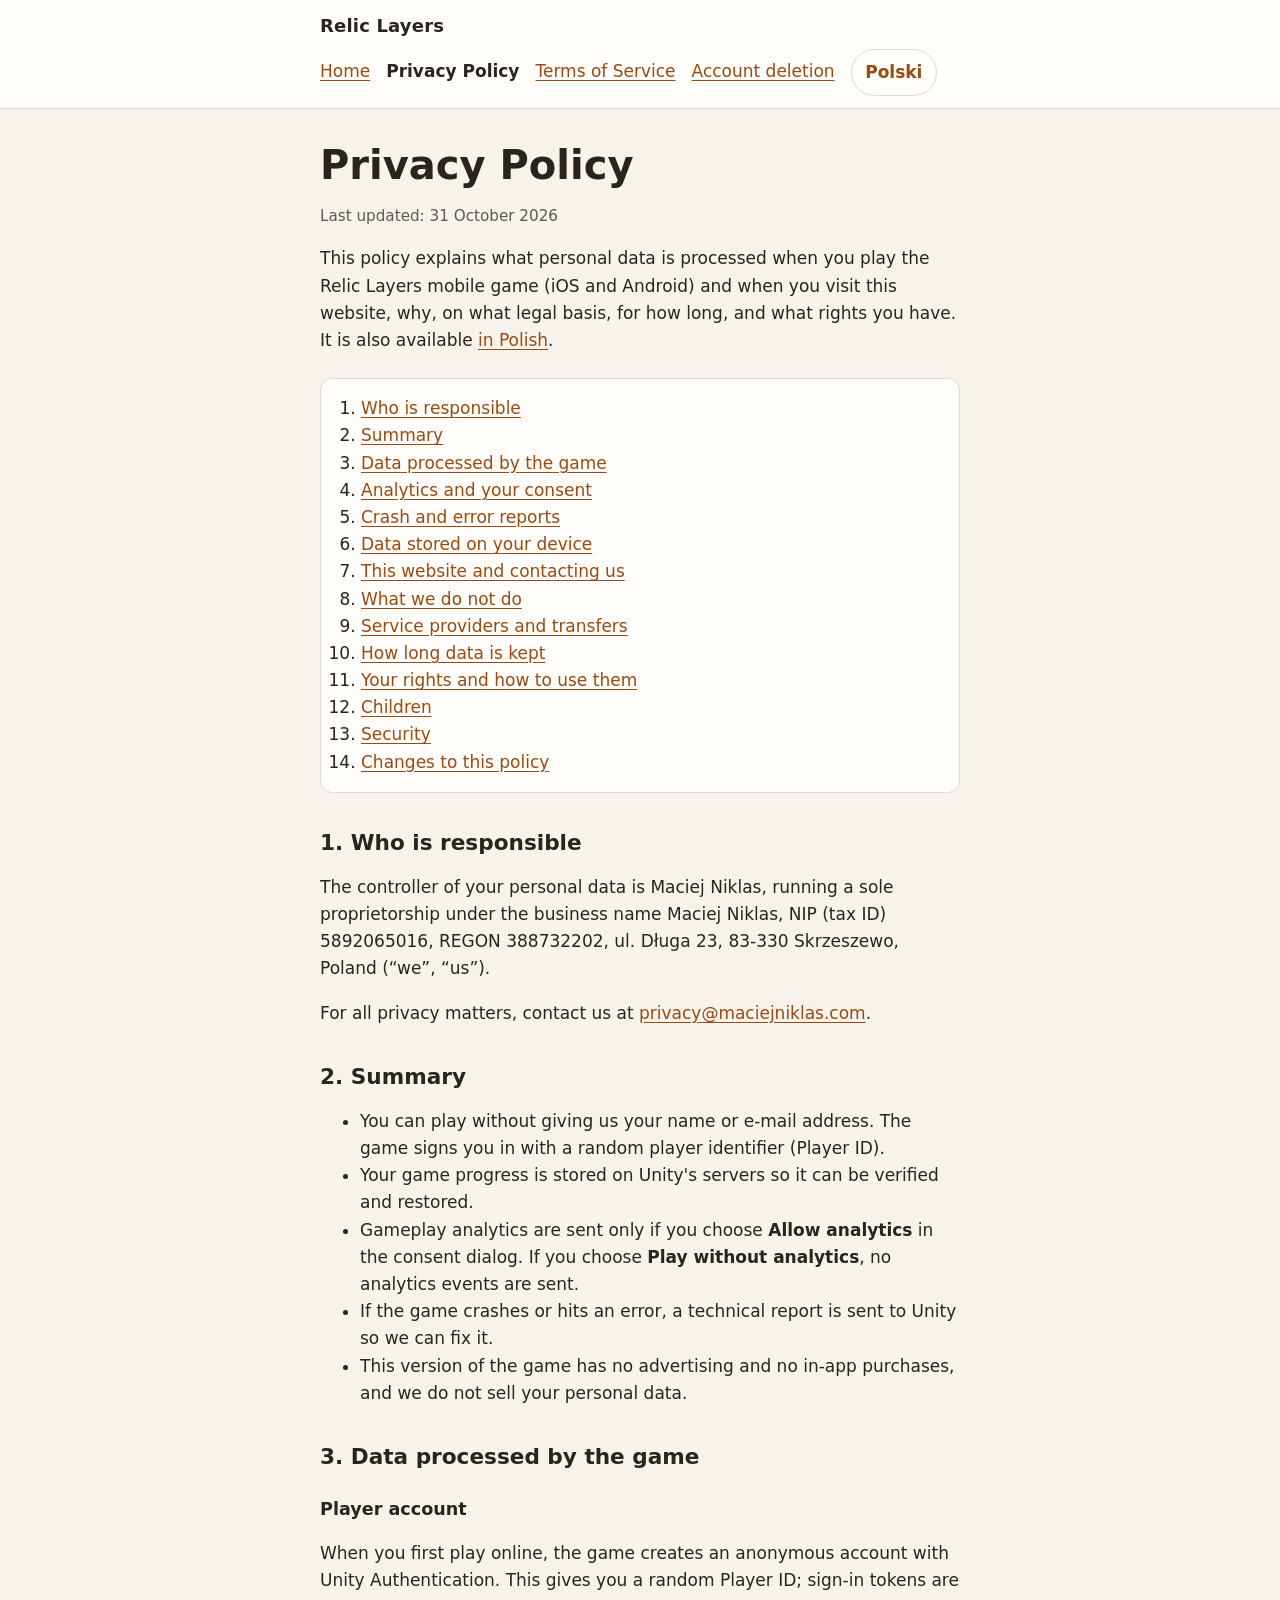
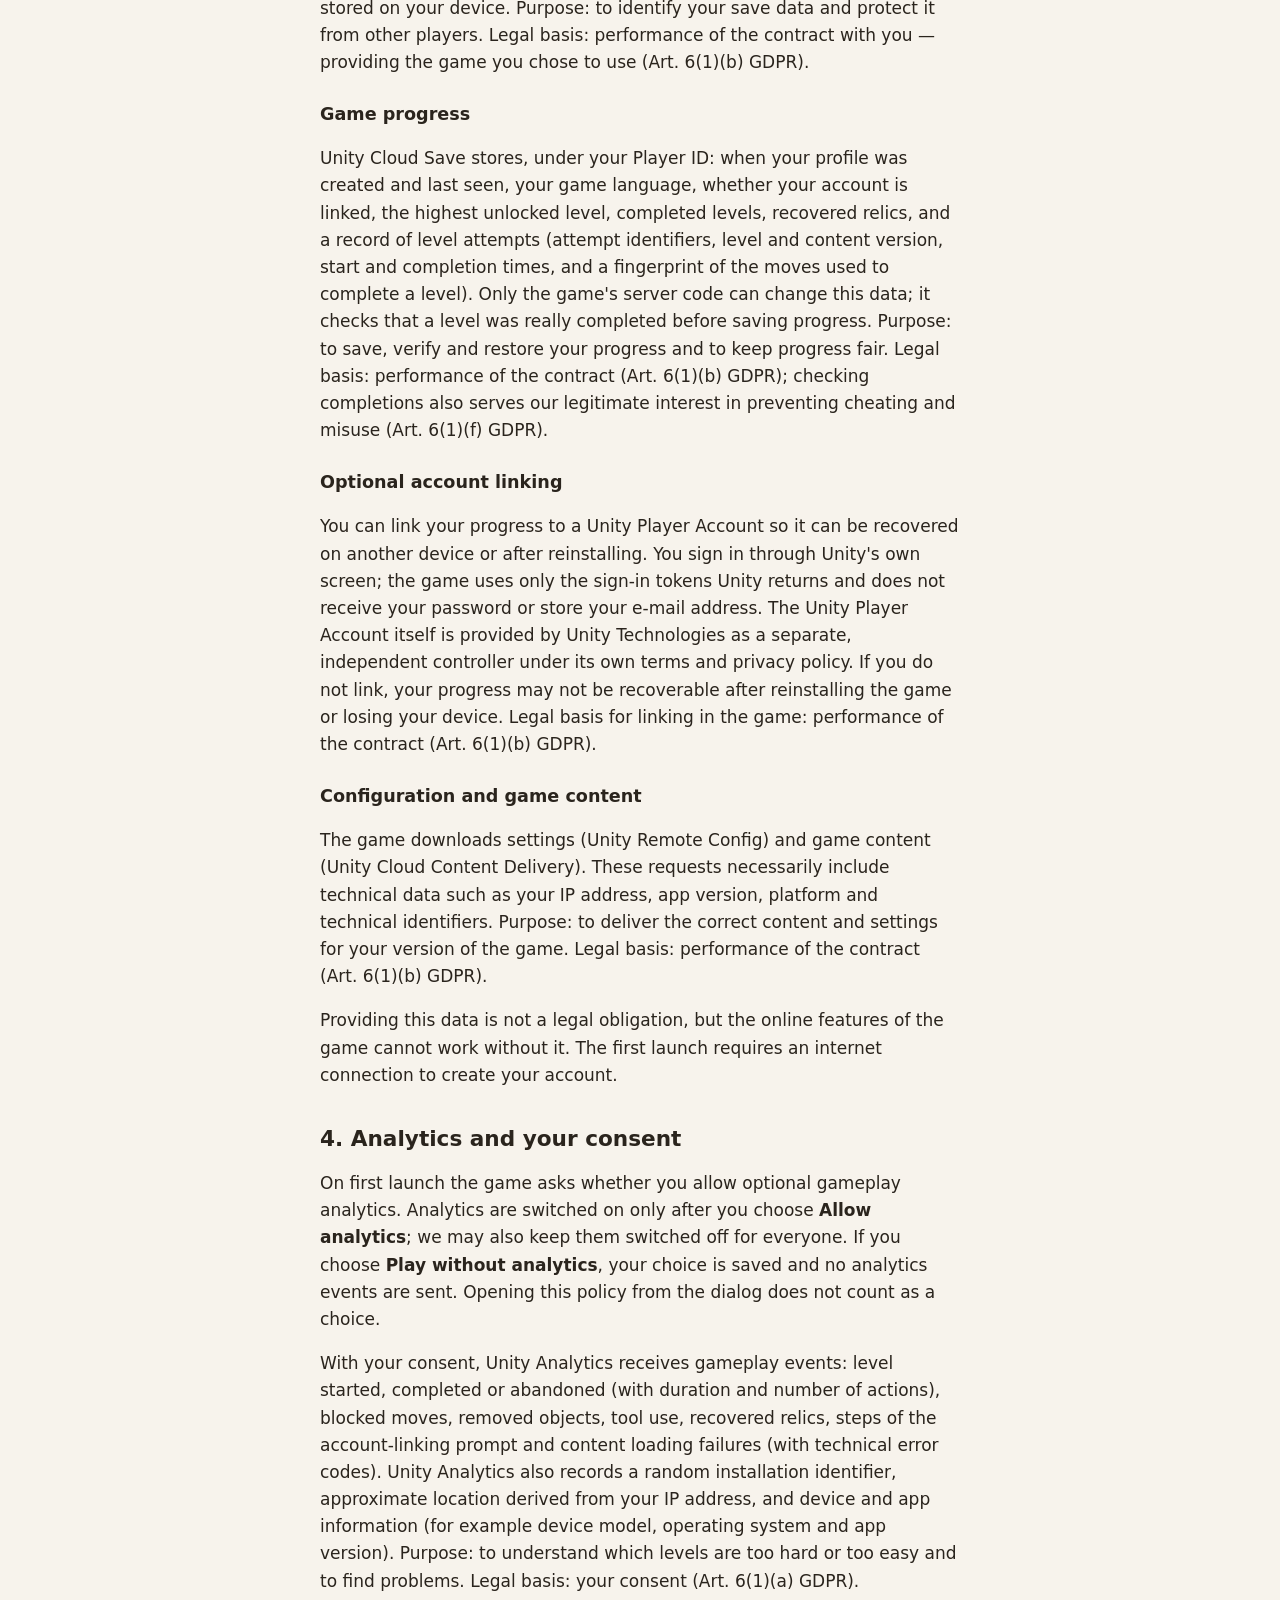
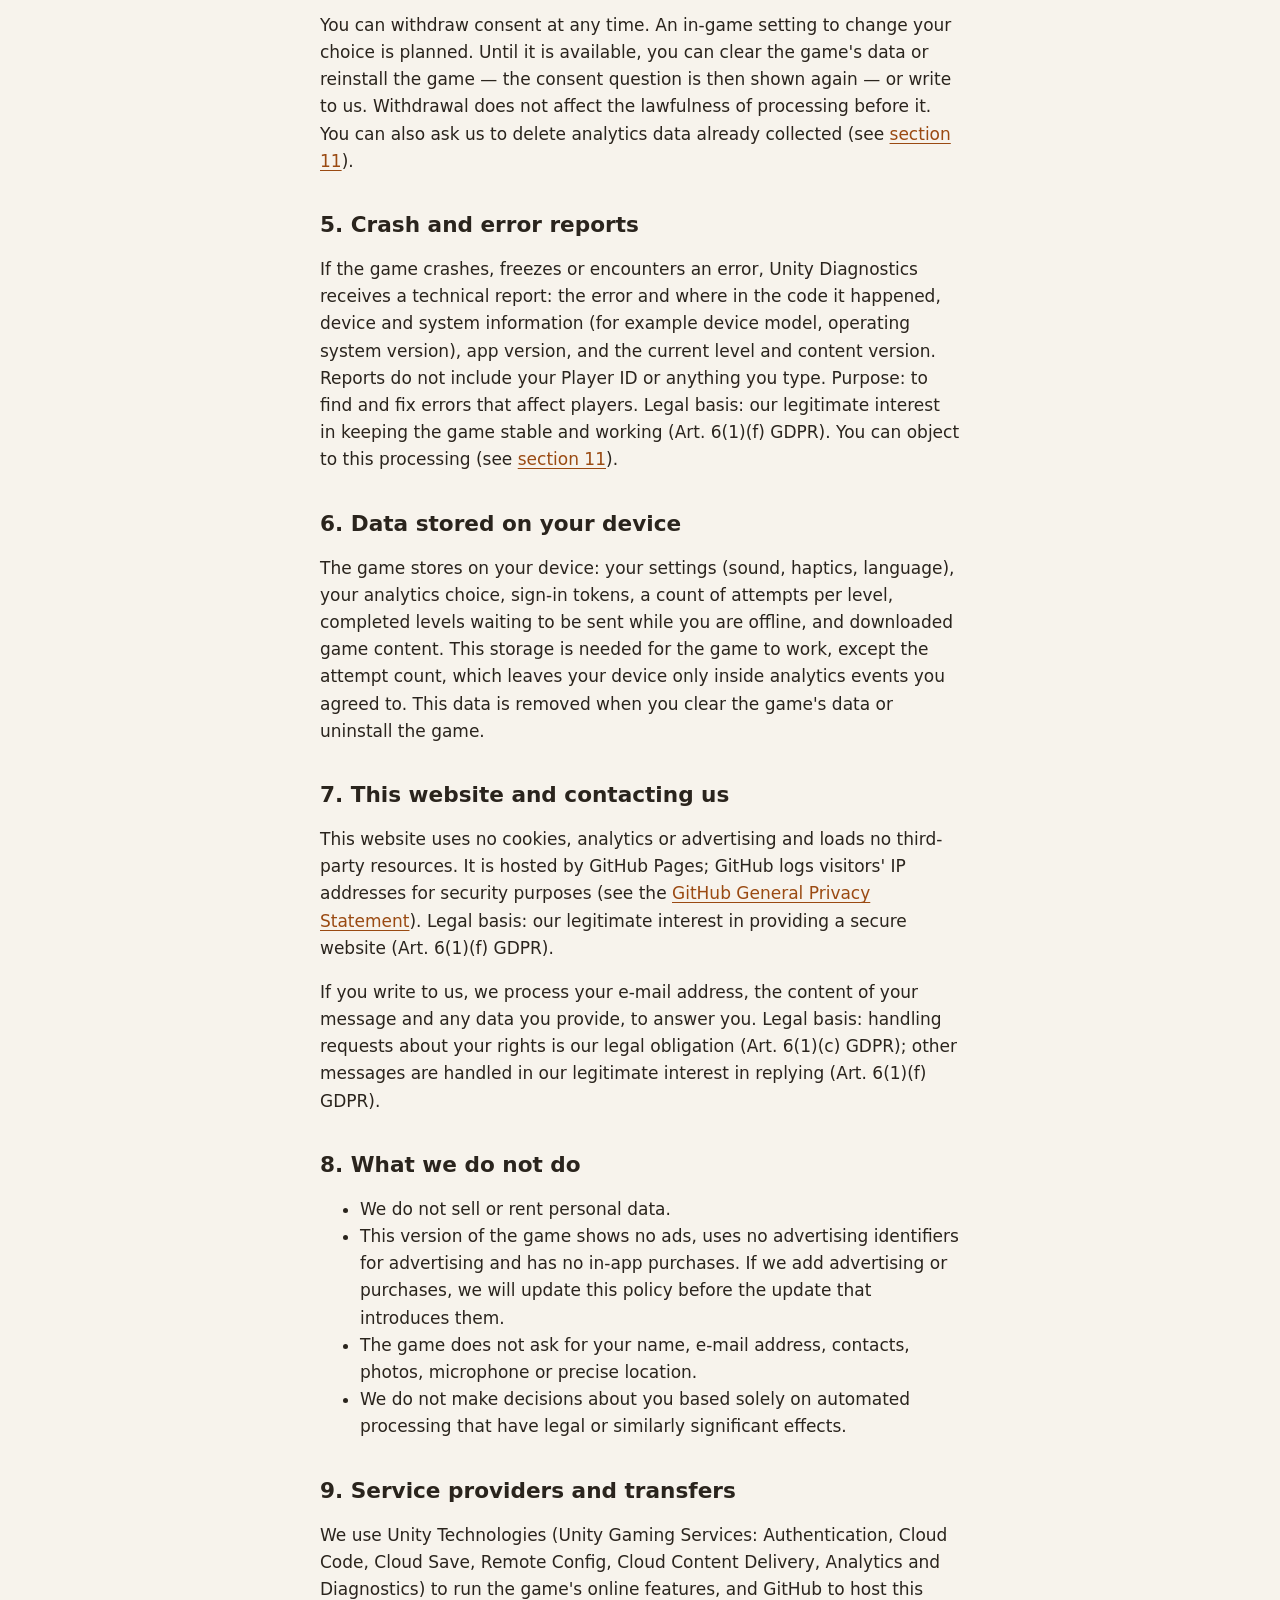
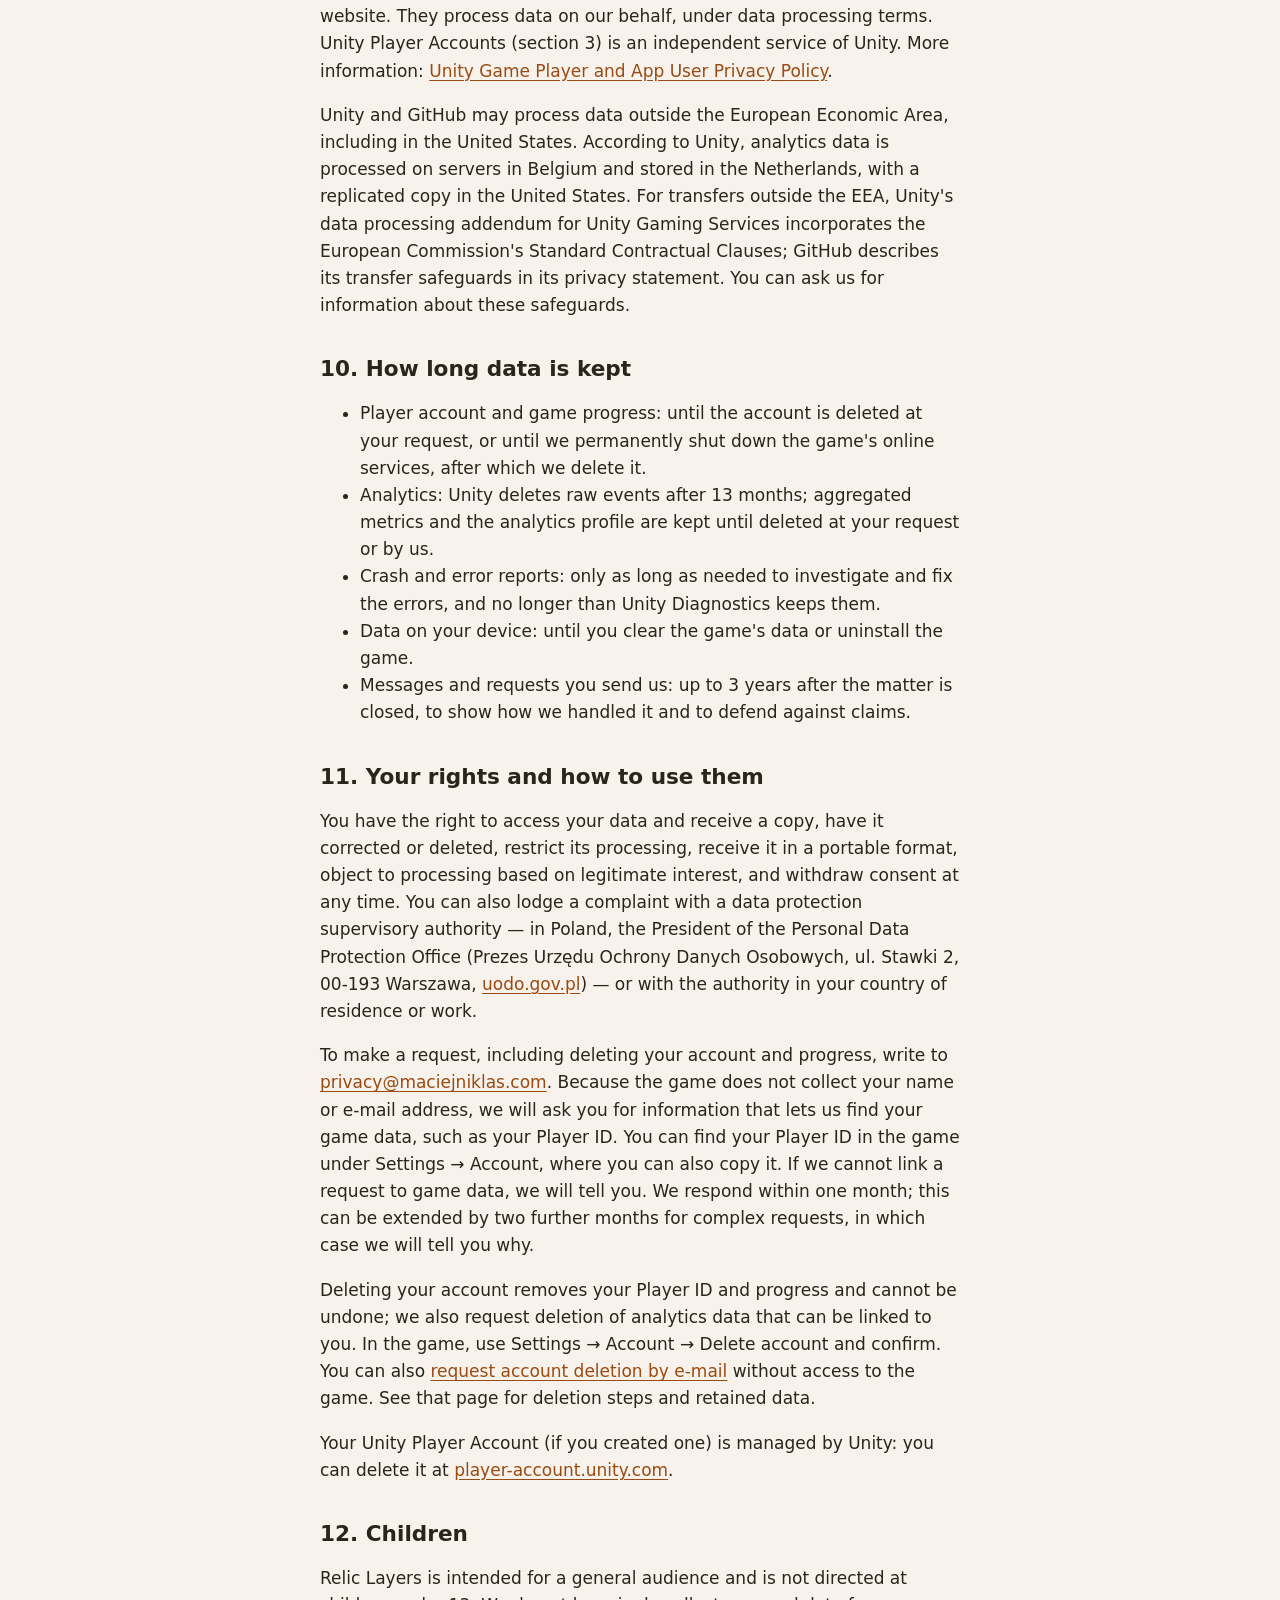
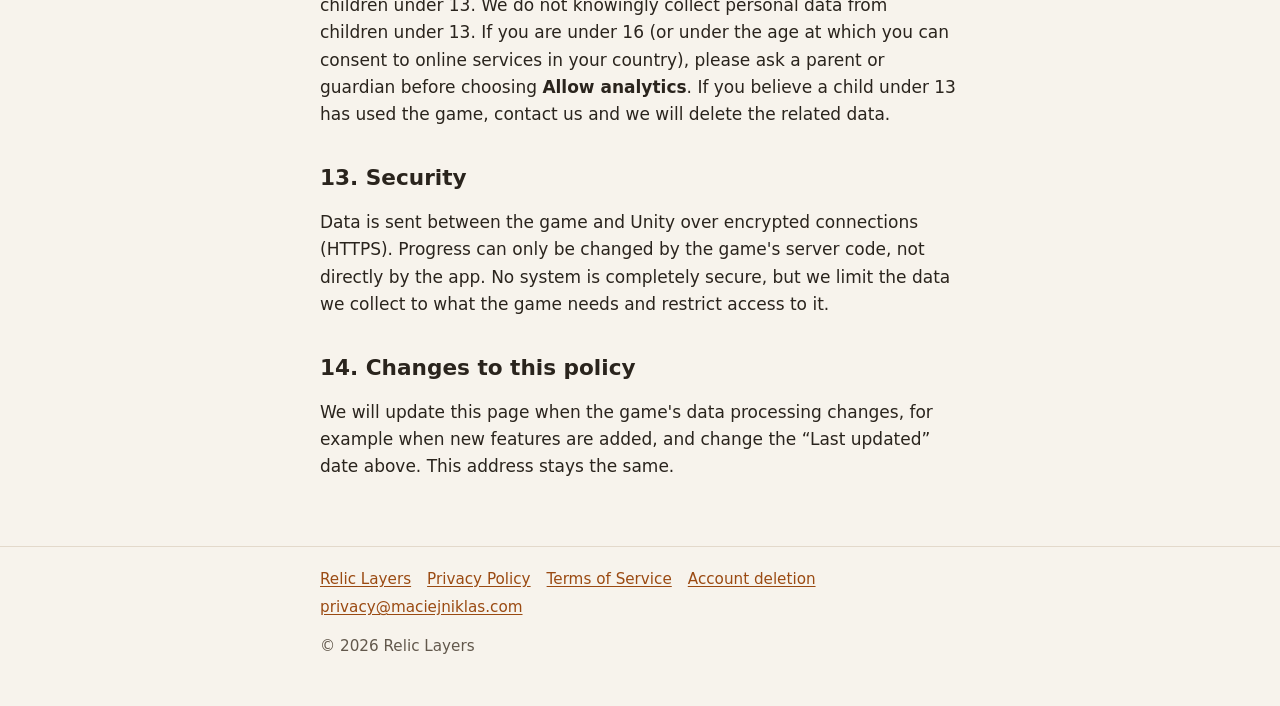
<file: docs/en/privacy/index.html>
<!doctype html>
<html lang="en">
<head>
  <meta charset="utf-8">
  <meta name="viewport" content="width=device-width, initial-scale=1">
  <title>Privacy Policy — Relic Layers</title>
  <meta name="description" content="How the Relic Layers mobile game and this website process personal data.">
  <link rel="stylesheet" href="../../assets/site.css">
  <link rel="alternate" hreflang="en" href="./">
  <link rel="alternate" hreflang="pl" href="../../pl/privacy/">
</head>
<body>
  <a class="skip-link" href="#main">Skip to content</a>
  <header class="site-header">
    <div class="wrap">
      <a class="brand" href="../">Relic Layers</a>
      <nav class="site-nav" aria-label="Main">
        <ul>
          <li><a href="../">Home</a></li>
          <li><a href="./" aria-current="page">Privacy Policy</a></li>
          <li><a href="../terms/">Terms of Service</a></li>
          <li><a href="../account-deletion/">Account deletion</a></li>
          <li><a class="lang-switch" href="../../pl/privacy/" hreflang="pl" lang="pl">Polski</a></li>
        </ul>
      </nav>
    </div>
  </header>
  <main id="main">
    <article class="wrap doc" data-updated="2026-10-31">
      <h1>Privacy Policy</h1>
      <p class="meta">Last updated: <time datetime="2026-10-31">31 October 2026</time></p>
      <p>This policy explains what personal data is processed when you play the Relic Layers mobile game (iOS and Android) and when you visit this website, why, on what legal basis, for how long, and what rights you have. It is also available <a href="../../pl/privacy/" hreflang="pl">in Polish</a>.</p>

      <nav class="card toc" aria-label="Contents">
        <ol>
          <li><a href="#controller">Who is responsible</a></li>
          <li><a href="#summary">Summary</a></li>
          <li><a href="#game-data">Data processed by the game</a></li>
          <li><a href="#analytics">Analytics and your consent</a></li>
          <li><a href="#diagnostics">Crash and error reports</a></li>
          <li><a href="#device">Data stored on your device</a></li>
          <li><a href="#website">This website and contacting us</a></li>
          <li><a href="#not-collected">What we do not do</a></li>
          <li><a href="#recipients">Service providers and transfers</a></li>
          <li><a href="#retention">How long data is kept</a></li>
          <li><a href="#rights">Your rights and how to use them</a></li>
          <li><a href="#children">Children</a></li>
          <li><a href="#security">Security</a></li>
          <li><a href="#changes">Changes to this policy</a></li>
        </ol>
      </nav>

      <section id="controller">
        <h2>1. Who is responsible</h2>
        <p>The controller of your personal data is Maciej Niklas, running a sole proprietorship under the business name Maciej Niklas, NIP (tax ID) 5892065016, REGON 388732202, ul. Długa 23, 83-330 Skrzeszewo, Poland (“we”, “us”).</p>
        <p>For all privacy matters, contact us at <a href="mailto:privacy@maciejniklas.com">privacy@maciejniklas.com</a>.</p>
      </section>

      <section id="summary">
        <h2>2. Summary</h2>
        <ul>
          <li>You can play without giving us your name or e-mail address. The game signs you in with a random player identifier (Player ID).</li>
          <li>Your game progress is stored on Unity's servers so it can be verified and restored.</li>
          <li>Gameplay analytics are sent only if you choose <strong>Allow analytics</strong> in the consent dialog. If you choose <strong>Play without analytics</strong>, no analytics events are sent.</li>
          <li>If the game crashes or hits an error, a technical report is sent to Unity so we can fix it.</li>
          <li>This version of the game has no advertising and no in-app purchases, and we do not sell your personal data.</li>
        </ul>
      </section>

      <section id="game-data">
        <h2>3. Data processed by the game</h2>

        <h3>Player account</h3>
        <p>When you first play online, the game creates an anonymous account with Unity Authentication. This gives you a random Player ID; sign-in tokens are stored on your device. Purpose: to identify your save data and protect it from other players. Legal basis: performance of the contract with you — providing the game you chose to use (Art. 6(1)(b) GDPR).</p>

        <h3>Game progress</h3>
        <p>Unity Cloud Save stores, under your Player ID: when your profile was created and last seen, your game language, whether your account is linked, the highest unlocked level, completed levels, recovered relics, and a record of level attempts (attempt identifiers, level and content version, start and completion times, and a fingerprint of the moves used to complete a level). Only the game's server code can change this data; it checks that a level was really completed before saving progress. Purpose: to save, verify and restore your progress and to keep progress fair. Legal basis: performance of the contract (Art. 6(1)(b) GDPR); checking completions also serves our legitimate interest in preventing cheating and misuse (Art. 6(1)(f) GDPR).</p>

        <h3>Optional account linking</h3>
        <p>You can link your progress to a Unity Player Account so it can be recovered on another device or after reinstalling. You sign in through Unity's own screen; the game uses only the sign-in tokens Unity returns and does not receive your password or store your e-mail address. The Unity Player Account itself is provided by Unity Technologies as a separate, independent controller under its own terms and privacy policy. If you do not link, your progress may not be recoverable after reinstalling the game or losing your device. Legal basis for linking in the game: performance of the contract (Art. 6(1)(b) GDPR).</p>

        <h3>Configuration and game content</h3>
        <p>The game downloads settings (Unity Remote Config) and game content (Unity Cloud Content Delivery). These requests necessarily include technical data such as your IP address, app version, platform and technical identifiers. Purpose: to deliver the correct content and settings for your version of the game. Legal basis: performance of the contract (Art. 6(1)(b) GDPR).</p>

        <p>Providing this data is not a legal obligation, but the online features of the game cannot work without it. The first launch requires an internet connection to create your account.</p>
      </section>

      <section id="analytics">
        <h2>4. Analytics and your consent</h2>
        <p>On first launch the game asks whether you allow optional gameplay analytics. Analytics are switched on only after you choose <strong>Allow analytics</strong>; we may also keep them switched off for everyone. If you choose <strong>Play without analytics</strong>, your choice is saved and no analytics events are sent. Opening this policy from the dialog does not count as a choice.</p>
        <p>With your consent, Unity Analytics receives gameplay events: level started, completed or abandoned (with duration and number of actions), blocked moves, removed objects, tool use, recovered relics, steps of the account-linking prompt and content loading failures (with technical error codes). Unity Analytics also records a random installation identifier, approximate location derived from your IP address, and device and app information (for example device model, operating system and app version). Purpose: to understand which levels are too hard or too easy and to find problems. Legal basis: your consent (Art. 6(1)(a) GDPR).</p>
        <p>You can withdraw consent at any time. An in-game setting to change your choice is planned. Until it is available, you can clear the game's data or reinstall the game — the consent question is then shown again — or write to us. Withdrawal does not affect the lawfulness of processing before it. You can also ask us to delete analytics data already collected (see <a href="#rights">section 11</a>).</p>
      </section>

      <section id="diagnostics">
        <h2>5. Crash and error reports</h2>
        <p>If the game crashes, freezes or encounters an error, Unity Diagnostics receives a technical report: the error and where in the code it happened, device and system information (for example device model, operating system version), app version, and the current level and content version. Reports do not include your Player ID or anything you type. Purpose: to find and fix errors that affect players. Legal basis: our legitimate interest in keeping the game stable and working (Art. 6(1)(f) GDPR). You can object to this processing (see <a href="#rights">section 11</a>).</p>
      </section>

      <section id="device">
        <h2>6. Data stored on your device</h2>
        <p>The game stores on your device: your settings (sound, haptics, language), your analytics choice, sign-in tokens, a count of attempts per level, completed levels waiting to be sent while you are offline, and downloaded game content. This storage is needed for the game to work, except the attempt count, which leaves your device only inside analytics events you agreed to. This data is removed when you clear the game's data or uninstall the game.</p>
      </section>

      <section id="website">
        <h2>7. This website and contacting us</h2>
        <p>This website uses no cookies, analytics or advertising and loads no third-party resources. It is hosted by GitHub Pages; GitHub logs visitors' IP addresses for security purposes (see the <a href="https://docs.github.com/en/site-policy/privacy-policies/github-general-privacy-statement">GitHub General Privacy Statement</a>). Legal basis: our legitimate interest in providing a secure website (Art. 6(1)(f) GDPR).</p>
        <p>If you write to us, we process your e-mail address, the content of your message and any data you provide, to answer you. Legal basis: handling requests about your rights is our legal obligation (Art. 6(1)(c) GDPR); other messages are handled in our legitimate interest in replying (Art. 6(1)(f) GDPR).</p>
      </section>

      <section id="not-collected">
        <h2>8. What we do not do</h2>
        <ul>
          <li>We do not sell or rent personal data.</li>
          <li>This version of the game shows no ads, uses no advertising identifiers for advertising and has no in-app purchases. If we add advertising or purchases, we will update this policy before the update that introduces them.</li>
          <li>The game does not ask for your name, e-mail address, contacts, photos, microphone or precise location.</li>
          <li>We do not make decisions about you based solely on automated processing that have legal or similarly significant effects.</li>
        </ul>
      </section>

      <section id="recipients">
        <h2>9. Service providers and transfers</h2>
        <p>We use Unity Technologies (Unity Gaming Services: Authentication, Cloud Code, Cloud Save, Remote Config, Cloud Content Delivery, Analytics and Diagnostics) to run the game's online features, and GitHub to host this website. They process data on our behalf, under data processing terms. Unity Player Accounts (section 3) is an independent service of Unity. More information: <a href="https://unity.com/legal/game-player-and-app-user-privacy-policy">Unity Game Player and App User Privacy Policy</a>.</p>
        <p>Unity and GitHub may process data outside the European Economic Area, including in the United States. According to Unity, analytics data is processed on servers in Belgium and stored in the Netherlands, with a replicated copy in the United States. For transfers outside the EEA, Unity's data processing addendum for Unity Gaming Services incorporates the European Commission's Standard Contractual Clauses; GitHub describes its transfer safeguards in its privacy statement. You can ask us for information about these safeguards.</p>
      </section>

      <section id="retention">
        <h2>10. How long data is kept</h2>
        <ul>
          <li>Player account and game progress: until the account is deleted at your request, or until we permanently shut down the game's online services, after which we delete it.</li>
          <li>Analytics: Unity deletes raw events after 13 months; aggregated metrics and the analytics profile are kept until deleted at your request or by us.</li>
          <li>Crash and error reports: only as long as needed to investigate and fix the errors, and no longer than Unity Diagnostics keeps them.</li>
          <li>Data on your device: until you clear the game's data or uninstall the game.</li>
          <li>Messages and requests you send us: up to 3 years after the matter is closed, to show how we handled it and to defend against claims.</li>
        </ul>
      </section>

      <section id="rights">
        <h2>11. Your rights and how to use them</h2>
        <p>You have the right to access your data and receive a copy, have it corrected or deleted, restrict its processing, receive it in a portable format, object to processing based on legitimate interest, and withdraw consent at any time. You can also lodge a complaint with a data protection supervisory authority — in Poland, the President of the Personal Data Protection Office (Prezes Urzędu Ochrony Danych Osobowych, ul. Stawki 2, 00-193 Warszawa, <a href="https://uodo.gov.pl/">uodo.gov.pl</a>) — or with the authority in your country of residence or work.</p>
        <p>To make a request, including deleting your account and progress, write to <a href="mailto:privacy@maciejniklas.com">privacy@maciejniklas.com</a>. Because the game does not collect your name or e-mail address, we will ask you for information that lets us find your game data, such as your Player ID. You can find your Player ID in the game under Settings → Account, where you can also copy it. If we cannot link a request to game data, we will tell you. We respond within one month; this can be extended by two further months for complex requests, in which case we will tell you why.</p>
        <p>Deleting your account removes your Player ID and progress and cannot be undone; we also request deletion of analytics data that can be linked to you. In the game, use Settings → Account → Delete account and confirm. You can also <a href="../account-deletion/">request account deletion by e-mail</a> without access to the game. See that page for deletion steps and retained data.</p>
        <p>Your Unity Player Account (if you created one) is managed by Unity: you can delete it at <a href="https://player-account.unity.com/">player-account.unity.com</a>.</p>
      </section>

      <section id="children">
        <h2>12. Children</h2>
        <p>Relic Layers is intended for a general audience and is not directed at children under 13. We do not knowingly collect personal data from children under 13. If you are under 16 (or under the age at which you can consent to online services in your country), please ask a parent or guardian before choosing <strong>Allow analytics</strong>. If you believe a child under 13 has used the game, contact us and we will delete the related data.</p>
      </section>

      <section id="security">
        <h2>13. Security</h2>
        <p>Data is sent between the game and Unity over encrypted connections (HTTPS). Progress can only be changed by the game's server code, not directly by the app. No system is completely secure, but we limit the data we collect to what the game needs and restrict access to it.</p>
      </section>

      <section id="changes">
        <h2>14. Changes to this policy</h2>
        <p>We will update this page when the game's data processing changes, for example when new features are added, and change the “Last updated” date above. This address stays the same.</p>
      </section>
    </article>
  </main>
  <footer class="site-footer">
    <div class="wrap">
      <ul>
        <li><a href="../">Relic Layers</a></li>
        <li><a href="./">Privacy Policy</a></li>
        <li><a href="../terms/">Terms of Service</a></li>
        <li><a href="../account-deletion/">Account deletion</a></li>
        <li><a href="mailto:privacy@maciejniklas.com">privacy@maciejniklas.com</a></li>
      </ul>
      <p>© 2026 Relic Layers</p>
    </div>
  </footer>
</body>
</html>
</file>
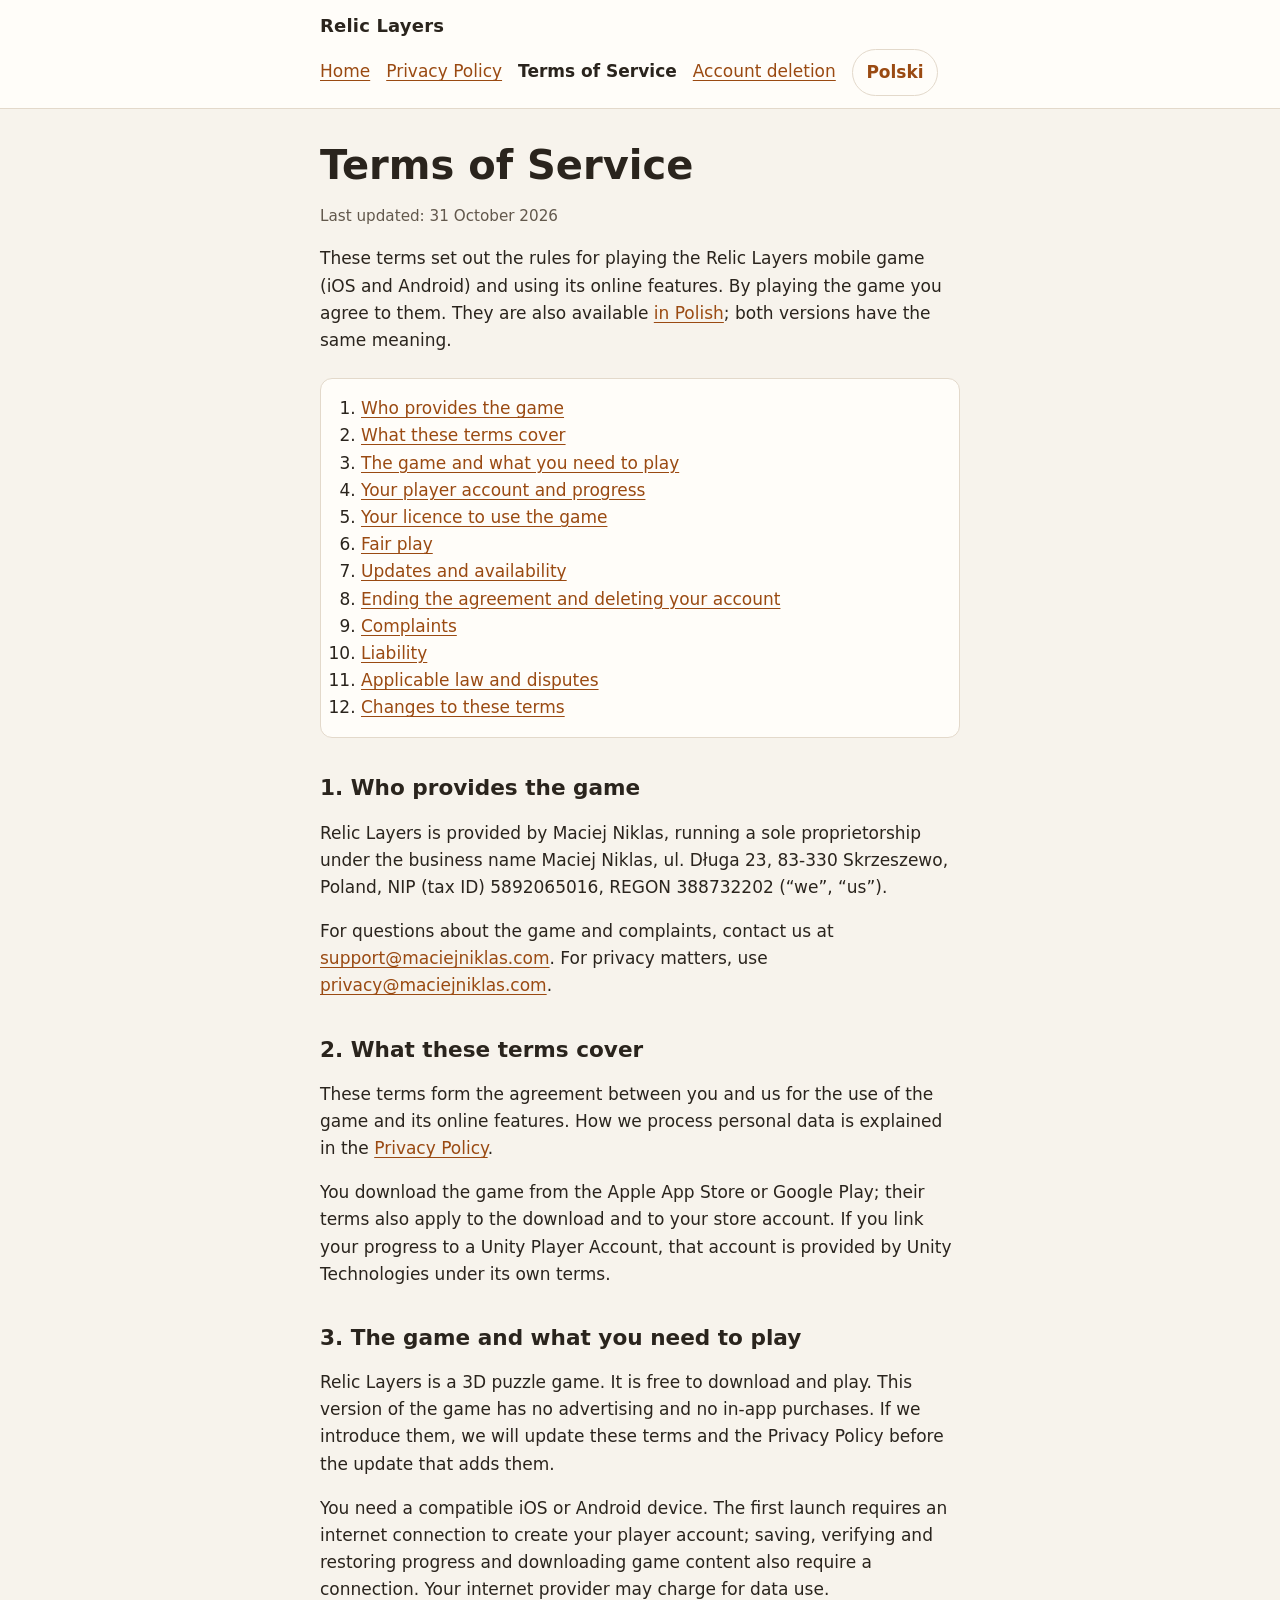
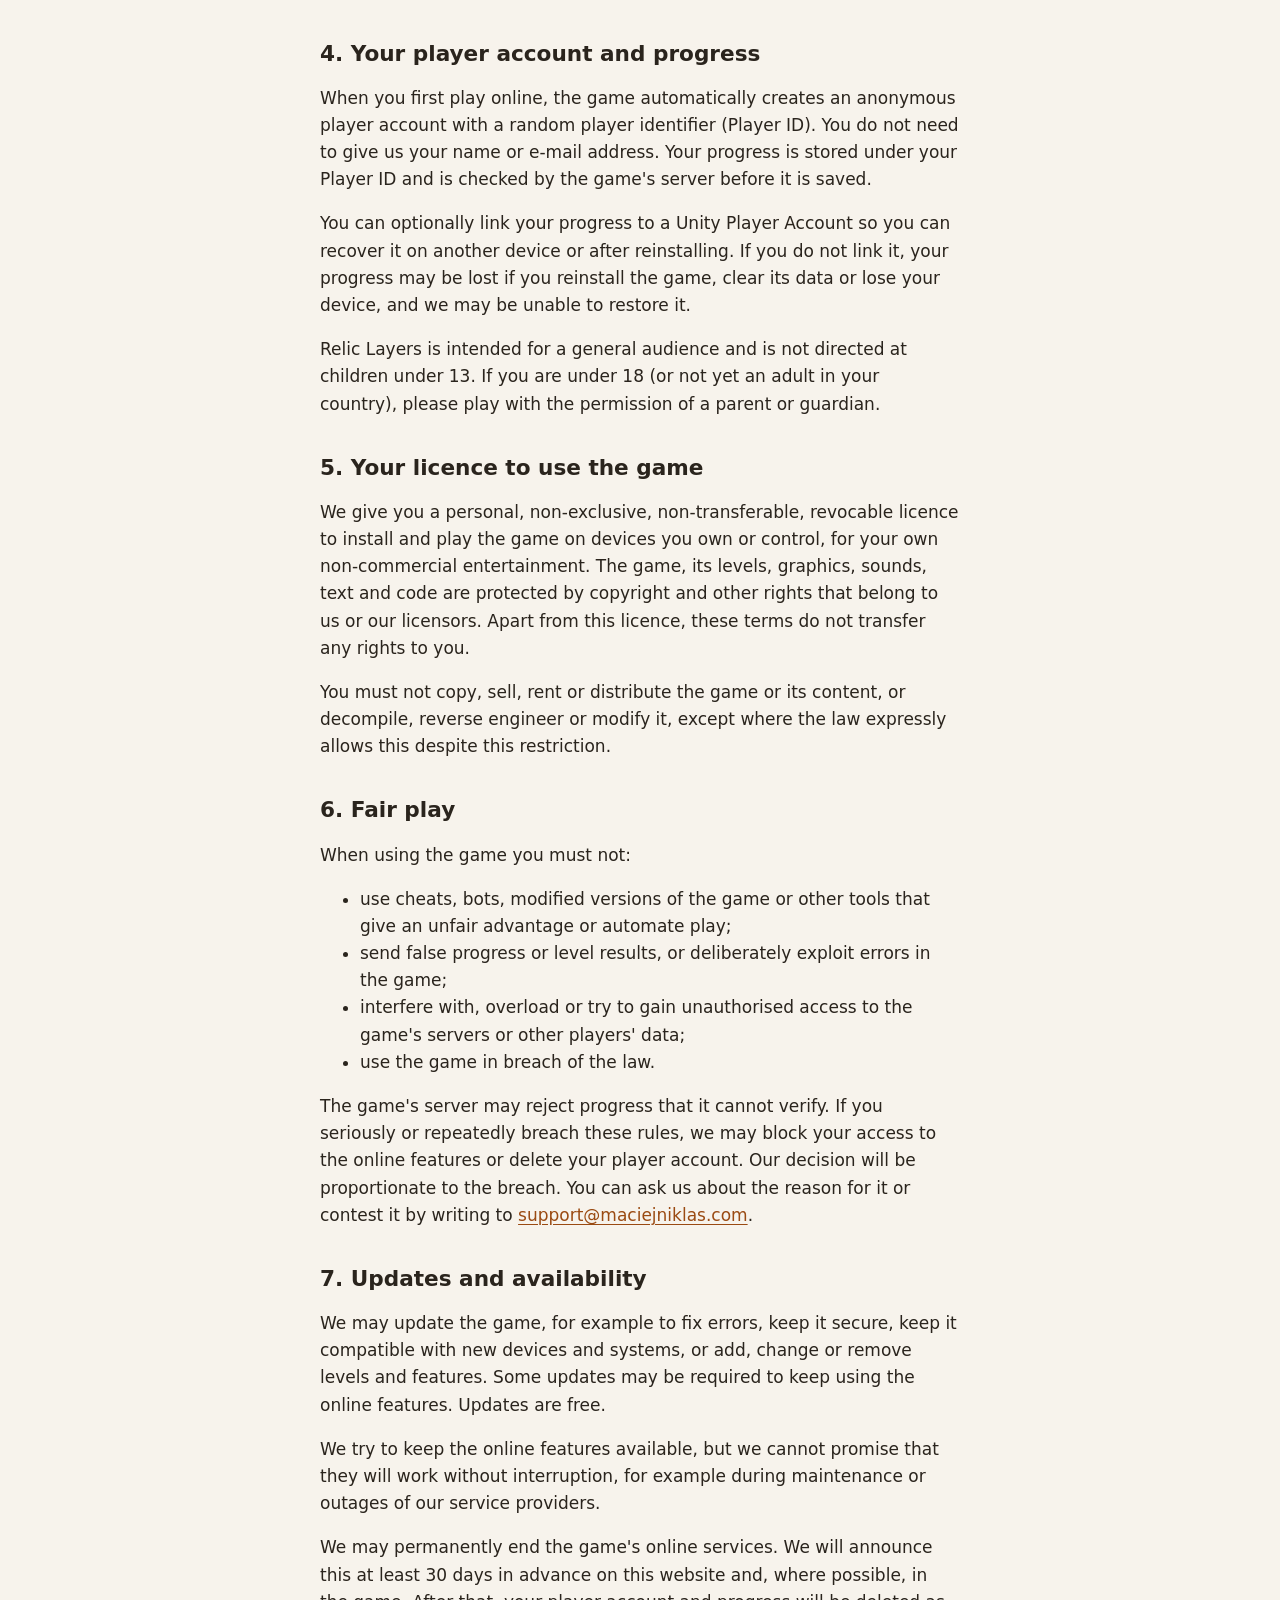
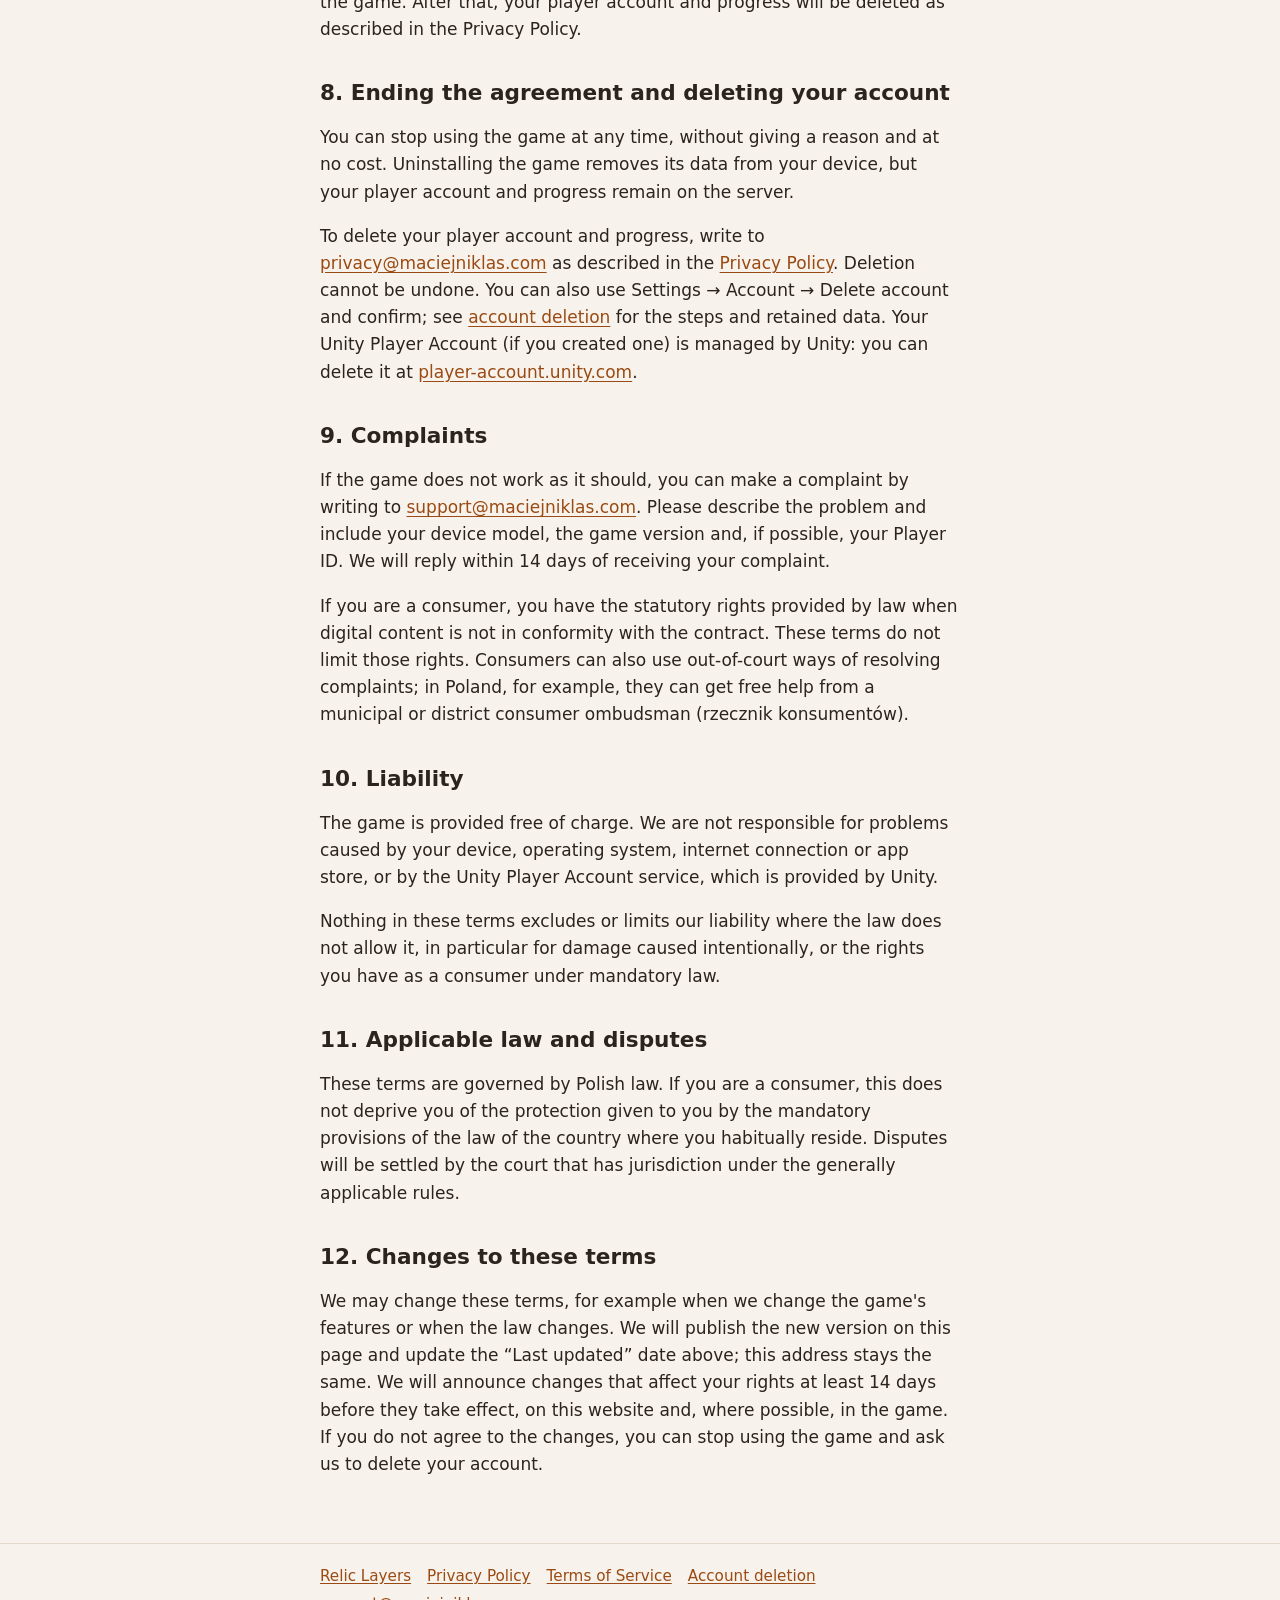
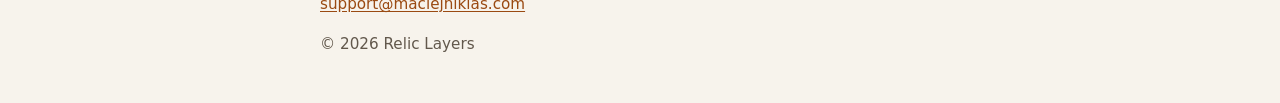
<file: docs/en/terms/index.html>
<!doctype html>
<html lang="en">
<head>
  <meta charset="utf-8">
  <meta name="viewport" content="width=device-width, initial-scale=1">
  <title>Terms of Service — Relic Layers</title>
  <meta name="description" content="Terms for playing the Relic Layers mobile game and using its online features.">
  <link rel="stylesheet" href="../../assets/site.css">
  <link rel="alternate" hreflang="en" href="./">
  <link rel="alternate" hreflang="pl" href="../../pl/terms/">
</head>
<body>
  <a class="skip-link" href="#main">Skip to content</a>
  <header class="site-header">
    <div class="wrap">
      <a class="brand" href="../">Relic Layers</a>
      <nav class="site-nav" aria-label="Main">
        <ul>
          <li><a href="../">Home</a></li>
          <li><a href="../privacy/">Privacy Policy</a></li>
          <li><a href="./" aria-current="page">Terms of Service</a></li>
          <li><a href="../account-deletion/">Account deletion</a></li>
          <li><a class="lang-switch" href="../../pl/terms/" hreflang="pl" lang="pl">Polski</a></li>
        </ul>
      </nav>
    </div>
  </header>
  <main id="main">
    <article class="wrap doc" data-updated="2026-10-31">
      <h1>Terms of Service</h1>
      <p class="meta">Last updated: <time datetime="2026-10-31">31 October 2026</time></p>
      <p>These terms set out the rules for playing the Relic Layers mobile game (iOS and Android) and using its online features. By playing the game you agree to them. They are also available <a href="../../pl/terms/" hreflang="pl">in Polish</a>; both versions have the same meaning.</p>

      <nav class="card toc" aria-label="Contents">
        <ol>
          <li><a href="#provider">Who provides the game</a></li>
          <li><a href="#scope">What these terms cover</a></li>
          <li><a href="#game">The game and what you need to play</a></li>
          <li><a href="#account">Your player account and progress</a></li>
          <li><a href="#licence">Your licence to use the game</a></li>
          <li><a href="#fair-play">Fair play</a></li>
          <li><a href="#changes-game">Updates and availability</a></li>
          <li><a href="#ending">Ending the agreement and deleting your account</a></li>
          <li><a href="#complaints">Complaints</a></li>
          <li><a href="#liability">Liability</a></li>
          <li><a href="#law">Applicable law and disputes</a></li>
          <li><a href="#changes-terms">Changes to these terms</a></li>
        </ol>
      </nav>

      <section id="provider">
        <h2>1. Who provides the game</h2>
        <p>Relic Layers is provided by Maciej Niklas, running a sole proprietorship under the business name Maciej Niklas, ul. Długa 23, 83-330 Skrzeszewo, Poland, NIP (tax ID) 5892065016, REGON 388732202 (“we”, “us”).</p>
        <p>For questions about the game and complaints, contact us at <a href="mailto:support@maciejniklas.com">support@maciejniklas.com</a>. For privacy matters, use <a href="mailto:privacy@maciejniklas.com">privacy@maciejniklas.com</a>.</p>
      </section>

      <section id="scope">
        <h2>2. What these terms cover</h2>
        <p>These terms form the agreement between you and us for the use of the game and its online features. How we process personal data is explained in the <a href="../privacy/">Privacy Policy</a>.</p>
        <p>You download the game from the Apple App Store or Google Play; their terms also apply to the download and to your store account. If you link your progress to a Unity Player Account, that account is provided by Unity Technologies under its own terms.</p>
      </section>

      <section id="game">
        <h2>3. The game and what you need to play</h2>
        <p>Relic Layers is a 3D puzzle game. It is free to download and play. This version of the game has no advertising and no in-app purchases. If we introduce them, we will update these terms and the Privacy Policy before the update that adds them.</p>
        <p>You need a compatible iOS or Android device. The first launch requires an internet connection to create your player account; saving, verifying and restoring progress and downloading game content also require a connection. Your internet provider may charge for data use.</p>
      </section>

      <section id="account">
        <h2>4. Your player account and progress</h2>
        <p>When you first play online, the game automatically creates an anonymous player account with a random player identifier (Player ID). You do not need to give us your name or e-mail address. Your progress is stored under your Player ID and is checked by the game's server before it is saved.</p>
        <p>You can optionally link your progress to a Unity Player Account so you can recover it on another device or after reinstalling. If you do not link it, your progress may be lost if you reinstall the game, clear its data or lose your device, and we may be unable to restore it.</p>
        <p>Relic Layers is intended for a general audience and is not directed at children under 13. If you are under 18 (or not yet an adult in your country), please play with the permission of a parent or guardian.</p>
      </section>

      <section id="licence">
        <h2>5. Your licence to use the game</h2>
        <p>We give you a personal, non-exclusive, non-transferable, revocable licence to install and play the game on devices you own or control, for your own non-commercial entertainment. The game, its levels, graphics, sounds, text and code are protected by copyright and other rights that belong to us or our licensors. Apart from this licence, these terms do not transfer any rights to you.</p>
        <p>You must not copy, sell, rent or distribute the game or its content, or decompile, reverse engineer or modify it, except where the law expressly allows this despite this restriction.</p>
      </section>

      <section id="fair-play">
        <h2>6. Fair play</h2>
        <p>When using the game you must not:</p>
        <ul>
          <li>use cheats, bots, modified versions of the game or other tools that give an unfair advantage or automate play;</li>
          <li>send false progress or level results, or deliberately exploit errors in the game;</li>
          <li>interfere with, overload or try to gain unauthorised access to the game's servers or other players' data;</li>
          <li>use the game in breach of the law.</li>
        </ul>
        <p>The game's server may reject progress that it cannot verify. If you seriously or repeatedly breach these rules, we may block your access to the online features or delete your player account. Our decision will be proportionate to the breach. You can ask us about the reason for it or contest it by writing to <a href="mailto:support@maciejniklas.com">support@maciejniklas.com</a>.</p>
      </section>

      <section id="changes-game">
        <h2>7. Updates and availability</h2>
        <p>We may update the game, for example to fix errors, keep it secure, keep it compatible with new devices and systems, or add, change or remove levels and features. Some updates may be required to keep using the online features. Updates are free.</p>
        <p>We try to keep the online features available, but we cannot promise that they will work without interruption, for example during maintenance or outages of our service providers.</p>
        <p>We may permanently end the game's online services. We will announce this at least 30 days in advance on this website and, where possible, in the game. After that, your player account and progress will be deleted as described in the Privacy Policy.</p>
      </section>

      <section id="ending">
        <h2>8. Ending the agreement and deleting your account</h2>
        <p>You can stop using the game at any time, without giving a reason and at no cost. Uninstalling the game removes its data from your device, but your player account and progress remain on the server.</p>
        <p>To delete your player account and progress, write to <a href="mailto:privacy@maciejniklas.com">privacy@maciejniklas.com</a> as described in the <a href="../privacy/#rights">Privacy Policy</a>. Deletion cannot be undone. You can also use Settings → Account → Delete account and confirm; see <a href="../account-deletion/">account deletion</a> for the steps and retained data. Your Unity Player Account (if you created one) is managed by Unity: you can delete it at <a href="https://player-account.unity.com/">player-account.unity.com</a>.</p>
      </section>

      <section id="complaints">
        <h2>9. Complaints</h2>
        <p>If the game does not work as it should, you can make a complaint by writing to <a href="mailto:support@maciejniklas.com">support@maciejniklas.com</a>. Please describe the problem and include your device model, the game version and, if possible, your Player ID. We will reply within 14 days of receiving your complaint.</p>
        <p>If you are a consumer, you have the statutory rights provided by law when digital content is not in conformity with the contract. These terms do not limit those rights. Consumers can also use out-of-court ways of resolving complaints; in Poland, for example, they can get free help from a municipal or district consumer ombudsman (rzecznik konsumentów).</p>
      </section>

      <section id="liability">
        <h2>10. Liability</h2>
        <p>The game is provided free of charge. We are not responsible for problems caused by your device, operating system, internet connection or app store, or by the Unity Player Account service, which is provided by Unity.</p>
        <p>Nothing in these terms excludes or limits our liability where the law does not allow it, in particular for damage caused intentionally, or the rights you have as a consumer under mandatory law.</p>
      </section>

      <section id="law">
        <h2>11. Applicable law and disputes</h2>
        <p>These terms are governed by Polish law. If you are a consumer, this does not deprive you of the protection given to you by the mandatory provisions of the law of the country where you habitually reside. Disputes will be settled by the court that has jurisdiction under the generally applicable rules.</p>
      </section>

      <section id="changes-terms">
        <h2>12. Changes to these terms</h2>
        <p>We may change these terms, for example when we change the game's features or when the law changes. We will publish the new version on this page and update the “Last updated” date above; this address stays the same. We will announce changes that affect your rights at least 14 days before they take effect, on this website and, where possible, in the game. If you do not agree to the changes, you can stop using the game and ask us to delete your account.</p>
      </section>
    </article>
  </main>
  <footer class="site-footer">
    <div class="wrap">
      <ul>
        <li><a href="../">Relic Layers</a></li>
        <li><a href="../privacy/">Privacy Policy</a></li>
        <li><a href="./">Terms of Service</a></li>
        <li><a href="../account-deletion/">Account deletion</a></li>
        <li><a href="mailto:support@maciejniklas.com">support@maciejniklas.com</a></li>
      </ul>
      <p>© 2026 Relic Layers</p>
    </div>
  </footer>
</body>
</html>
</file>
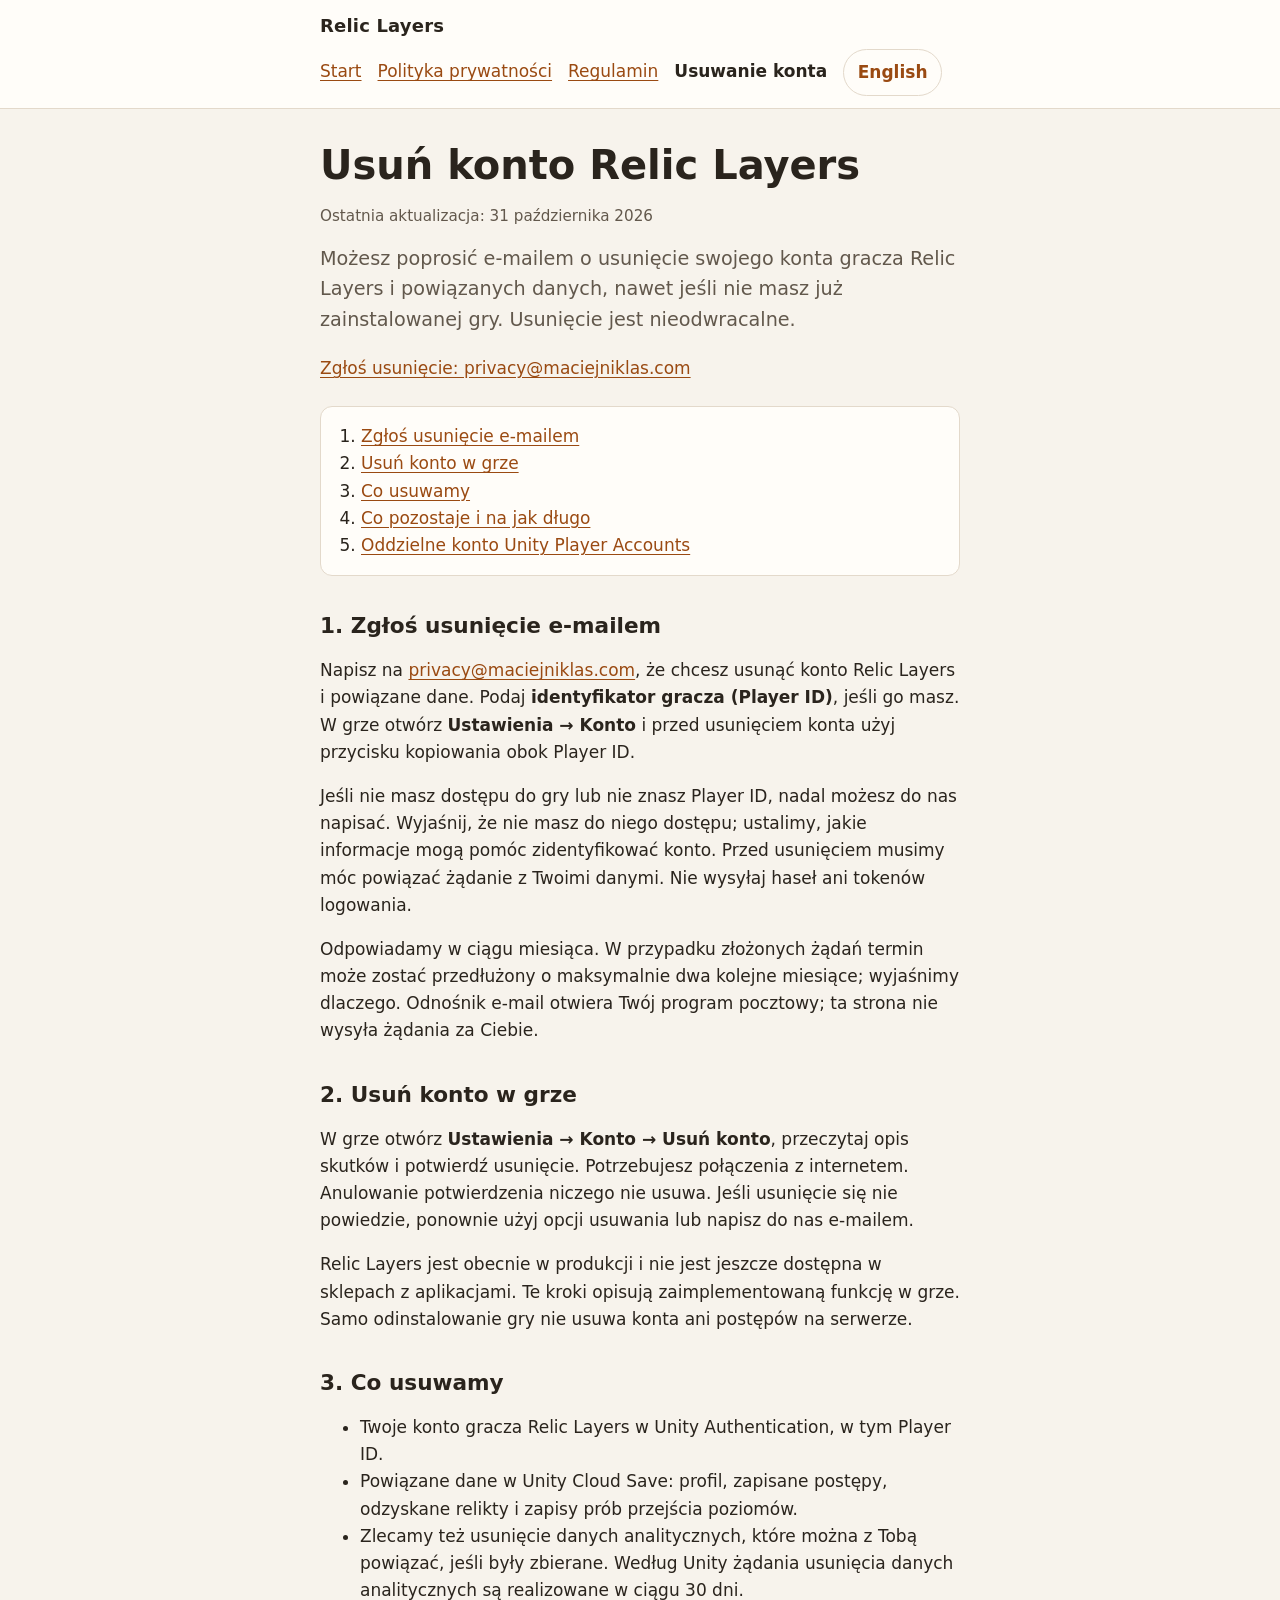
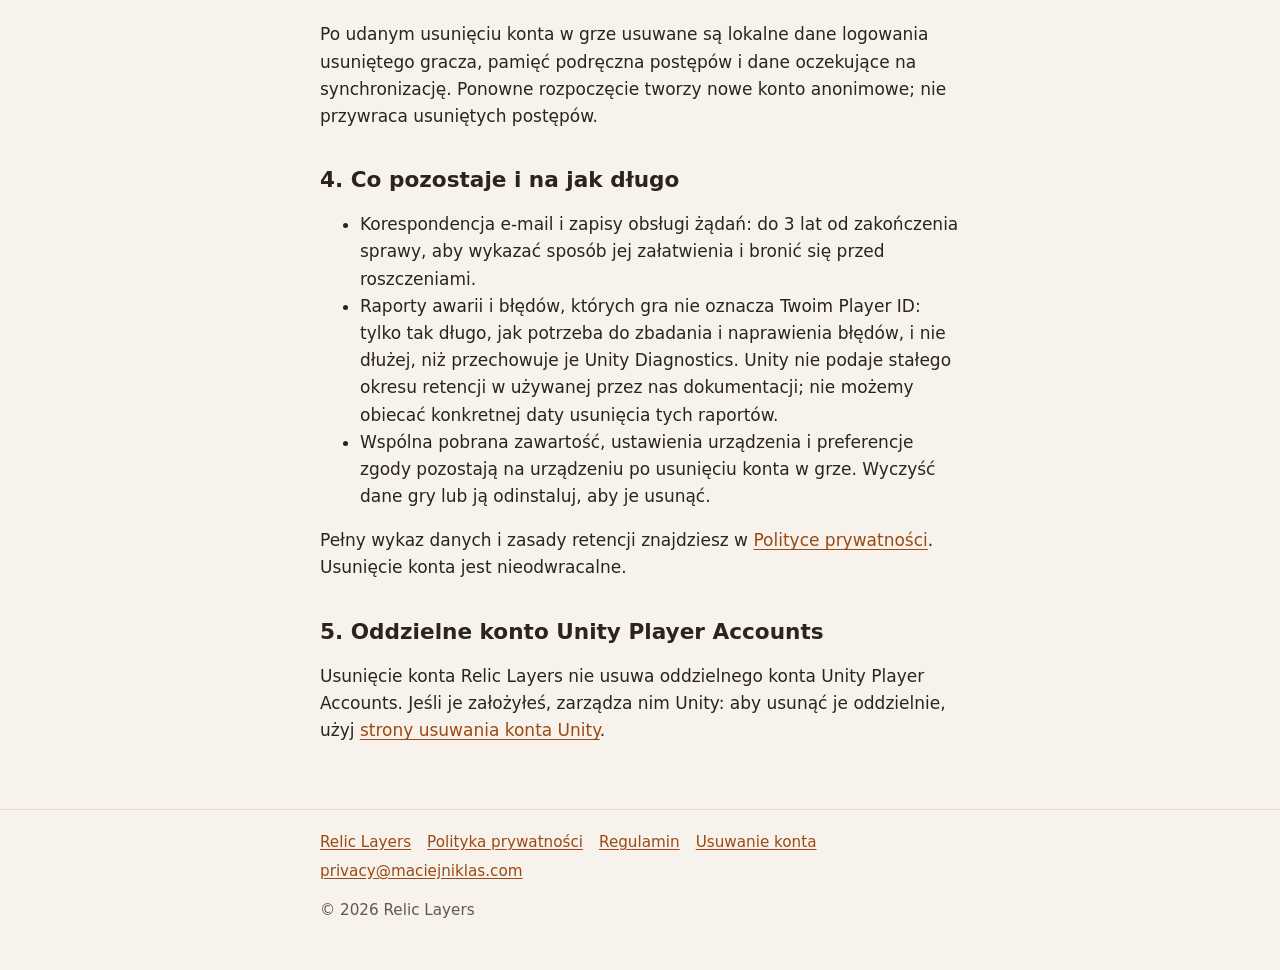
<file: docs/pl/account-deletion/index.html>
<!doctype html>
<html lang="pl">
<head>
  <meta charset="utf-8">
  <meta name="viewport" content="width=device-width, initial-scale=1">
  <title>Usuwanie konta — Relic Layers</title>
  <meta name="description" content="Możesz poprosić e-mailem o usunięcie swojego konta gracza Relic Layers i powiązanych danych, nawet jeśli nie masz już zainstalowanej gry. Usunięcie jest nieodwracalne.">
  <link rel="stylesheet" href="../../assets/site.css">
  <link rel="alternate" hreflang="en" href="../../en/account-deletion/">
  <link rel="alternate" hreflang="pl" href="./">
</head>
<body>
  <a class="skip-link" href="#main">Przejdź do treści</a>
  <header class="site-header">
    <div class="wrap">
      <a class="brand" href="../">Relic Layers</a>
      <nav class="site-nav" aria-label="Główna">
        <ul>
          <li><a href="../">Start</a></li>
          <li><a href="../privacy/">Polityka prywatności</a></li>
          <li><a href="../terms/">Regulamin</a></li>
          <li><a href="./" aria-current="page">Usuwanie konta</a></li>
          <li><a class="lang-switch" href="../../en/account-deletion/" hreflang="en" lang="en">English</a></li>
        </ul>
      </nav>
    </div>
  </header>
  <main id="main">
    <article class="wrap doc" data-updated="2026-10-31">
      <h1>Usuń konto Relic Layers</h1>
      <p class="meta">Ostatnia aktualizacja: <time datetime="2026-10-31">31 października 2026</time></p>
      <p class="lead">Możesz poprosić e-mailem o usunięcie swojego konta gracza Relic Layers i powiązanych danych, nawet jeśli nie masz już zainstalowanej gry. Usunięcie jest nieodwracalne.</p>
      <p><a href="mailto:privacy@maciejniklas.com?subject=Usuni%C4%99cie%20konta%20Relic%20Layers">Zgłoś usunięcie: privacy@maciejniklas.com</a></p>
      <nav class="card toc" aria-label="Spis treści">
        <ol>
          <li><a href="#email">Zgłoś usunięcie e-mailem</a></li>
          <li><a href="#in-game">Usuń konto w grze</a></li>
          <li><a href="#deleted">Co usuwamy</a></li>
          <li><a href="#retained">Co pozostaje i na jak długo</a></li>
          <li><a href="#unity-account">Oddzielne konto Unity Player Accounts</a></li>
        </ol>
      </nav>

      <section id="email">
        <h2>1. Zgłoś usunięcie e-mailem</h2>
        <p>Napisz na <a href="mailto:privacy@maciejniklas.com?subject=Usuni%C4%99cie%20konta%20Relic%20Layers">privacy@maciejniklas.com</a>, że chcesz usunąć konto Relic Layers i powiązane dane. Podaj <strong>identyfikator gracza (Player ID)</strong>, jeśli go masz. W grze otwórz <strong>Ustawienia → Konto</strong> i przed usunięciem konta użyj przycisku kopiowania obok Player ID.</p>
        <p>Jeśli nie masz dostępu do gry lub nie znasz Player ID, nadal możesz do nas napisać. Wyjaśnij, że nie masz do niego dostępu; ustalimy, jakie informacje mogą pomóc zidentyfikować konto. Przed usunięciem musimy móc powiązać żądanie z Twoimi danymi. Nie wysyłaj haseł ani tokenów logowania.</p>
        <p>Odpowiadamy w ciągu miesiąca. W przypadku złożonych żądań termin może zostać przedłużony o maksymalnie dwa kolejne miesiące; wyjaśnimy dlaczego. Odnośnik e-mail otwiera Twój program pocztowy; ta strona nie wysyła żądania za Ciebie.</p>
      </section>

      <section id="in-game">
        <h2>2. Usuń konto w grze</h2>
        <p>W grze otwórz <strong>Ustawienia → Konto → Usuń konto</strong>, przeczytaj opis skutków i potwierdź usunięcie. Potrzebujesz połączenia z internetem. Anulowanie potwierdzenia niczego nie usuwa. Jeśli usunięcie się nie powiedzie, ponownie użyj opcji usuwania lub napisz do nas e-mailem.</p>
        <p>Relic Layers jest obecnie w produkcji i nie jest jeszcze dostępna w sklepach z aplikacjami. Te kroki opisują zaimplementowaną funkcję w grze. Samo odinstalowanie gry nie usuwa konta ani postępów na serwerze.</p>
      </section>

      <section id="deleted">
        <h2>3. Co usuwamy</h2>
        <ul>
          <li>Twoje konto gracza Relic Layers w Unity Authentication, w tym Player ID.</li>
          <li>Powiązane dane w Unity Cloud Save: profil, zapisane postępy, odzyskane relikty i zapisy prób przejścia poziomów.</li>
          <li>Zlecamy też usunięcie danych analitycznych, które można z Tobą powiązać, jeśli były zbierane. Według Unity żądania usunięcia danych analitycznych są realizowane w ciągu 30 dni.</li>
        </ul>
        <p>Po udanym usunięciu konta w grze usuwane są lokalne dane logowania usuniętego gracza, pamięć podręczna postępów i dane oczekujące na synchronizację. Ponowne rozpoczęcie tworzy nowe konto anonimowe; nie przywraca usuniętych postępów.</p>
      </section>

      <section id="retained">
        <h2>4. Co pozostaje i na jak długo</h2>
        <ul>
          <li>Korespondencja e-mail i zapisy obsługi żądań: do 3 lat od zakończenia sprawy, aby wykazać sposób jej załatwienia i bronić się przed roszczeniami.</li>
          <li>Raporty awarii i błędów, których gra nie oznacza Twoim Player ID: tylko tak długo, jak potrzeba do zbadania i naprawienia błędów, i nie dłużej, niż przechowuje je Unity Diagnostics. Unity nie podaje stałego okresu retencji w używanej przez nas dokumentacji; nie możemy obiecać konkretnej daty usunięcia tych raportów.</li>
          <li>Wspólna pobrana zawartość, ustawienia urządzenia i preferencje zgody pozostają na urządzeniu po usunięciu konta w grze. Wyczyść dane gry lub ją odinstaluj, aby je usunąć.</li>
        </ul>
        <p>Pełny wykaz danych i zasady retencji znajdziesz w <a href="../privacy/#retention">Polityce prywatności</a>. Usunięcie konta jest nieodwracalne.</p>
      </section>

      <section id="unity-account">
        <h2>5. Oddzielne konto Unity Player Accounts</h2>
        <p>Usunięcie konta Relic Layers nie usuwa oddzielnego konta Unity Player Accounts. Jeśli je założyłeś, zarządza nim Unity: aby usunąć je oddzielnie, użyj <a href="https://player-account.unity.com/delete-account">strony usuwania konta Unity</a>.</p>
      </section>
    </article>
  </main>
  <footer class="site-footer">
    <div class="wrap">
      <ul>
        <li><a href="../">Relic Layers</a></li>
        <li><a href="../privacy/">Polityka prywatności</a></li>
        <li><a href="../terms/">Regulamin</a></li>
        <li><a href="./">Usuwanie konta</a></li>
        <li><a href="mailto:privacy@maciejniklas.com">privacy@maciejniklas.com</a></li>
      </ul>
      <p>© 2026 Relic Layers</p>
    </div>
  </footer>
</body>
</html>
</file>
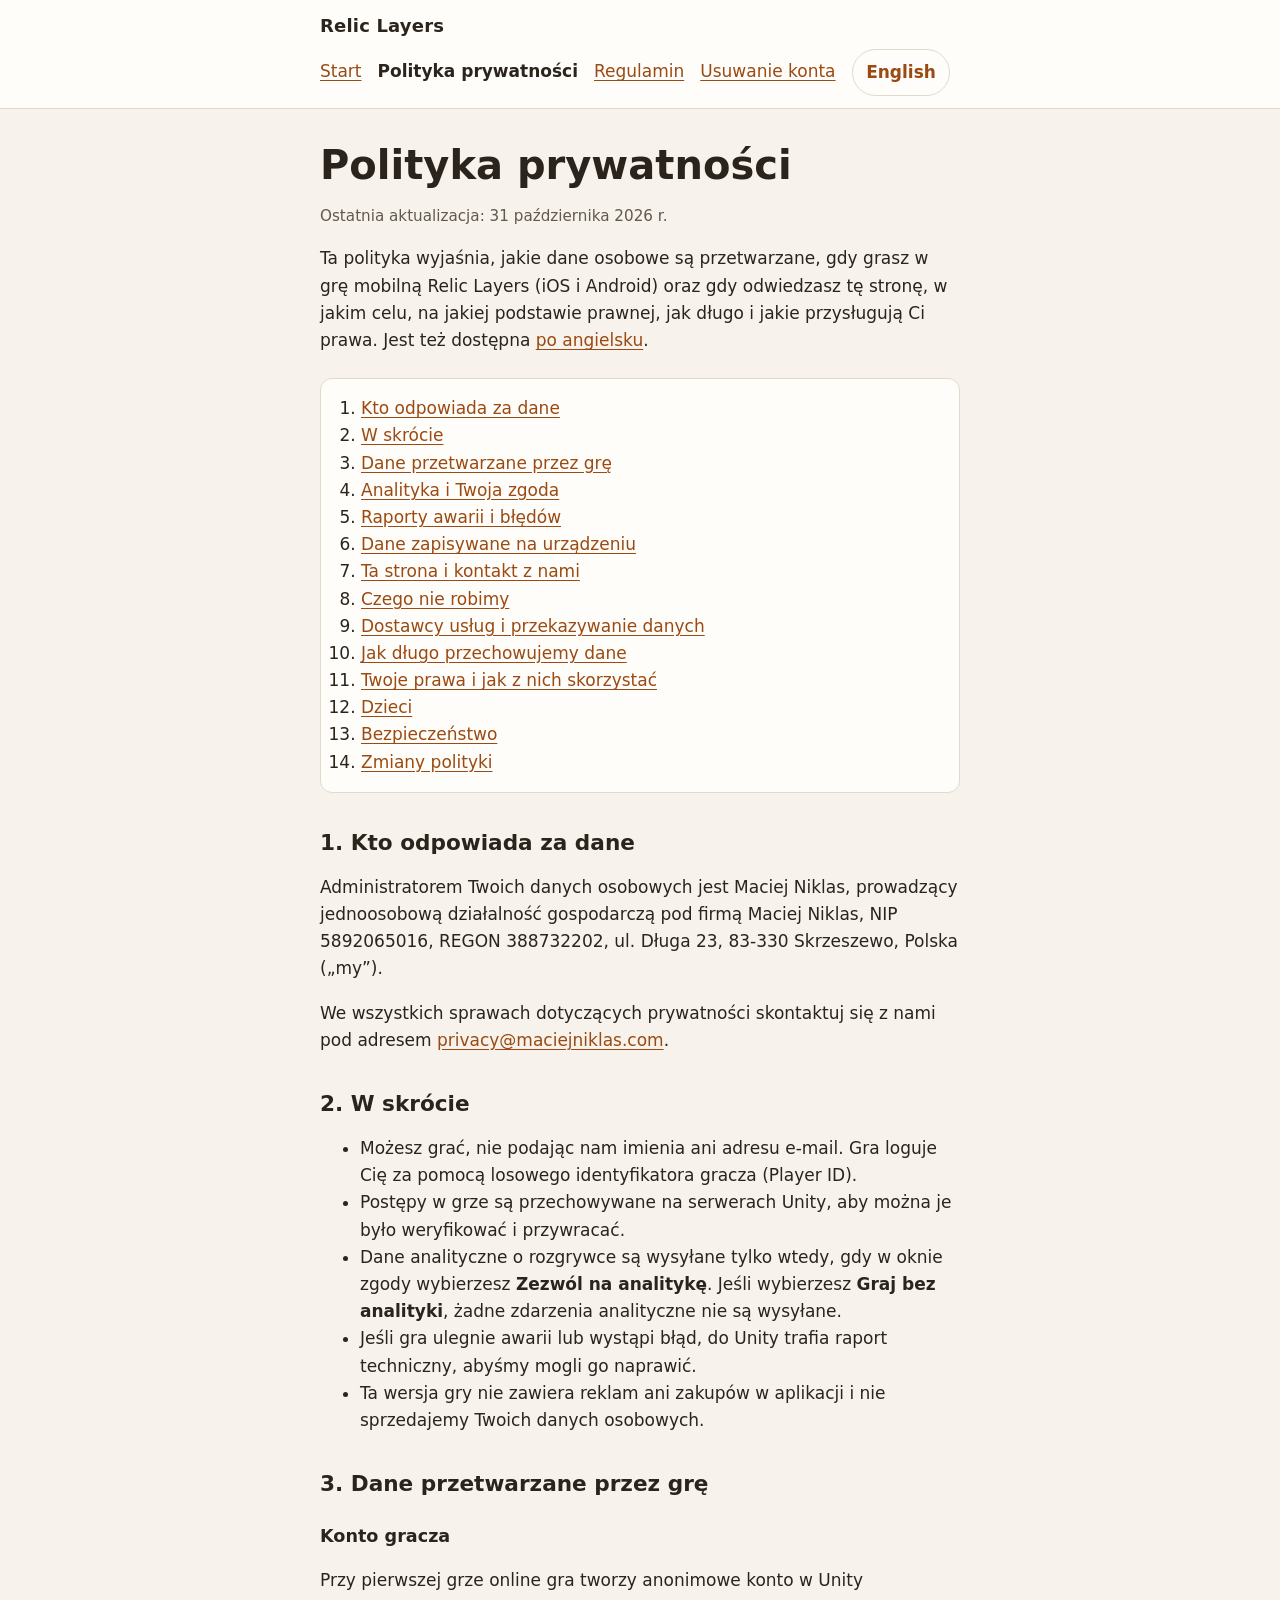
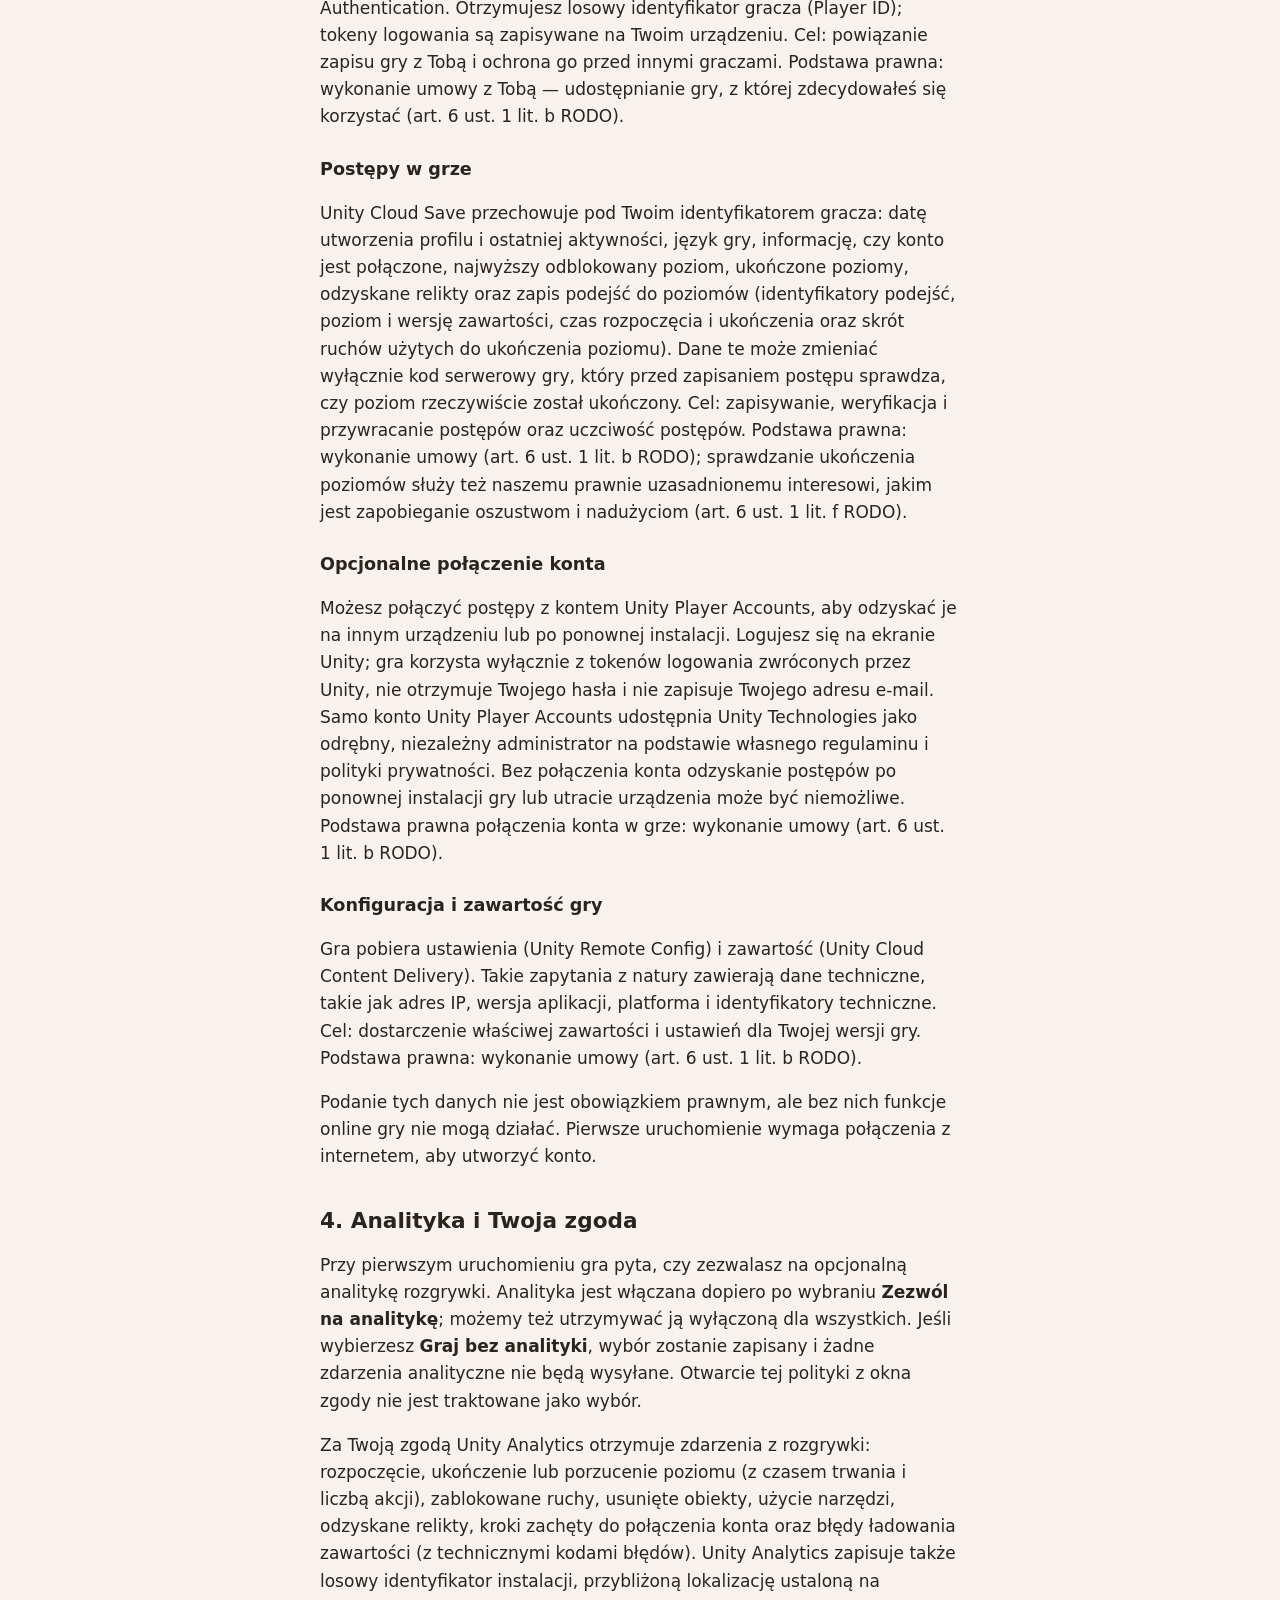
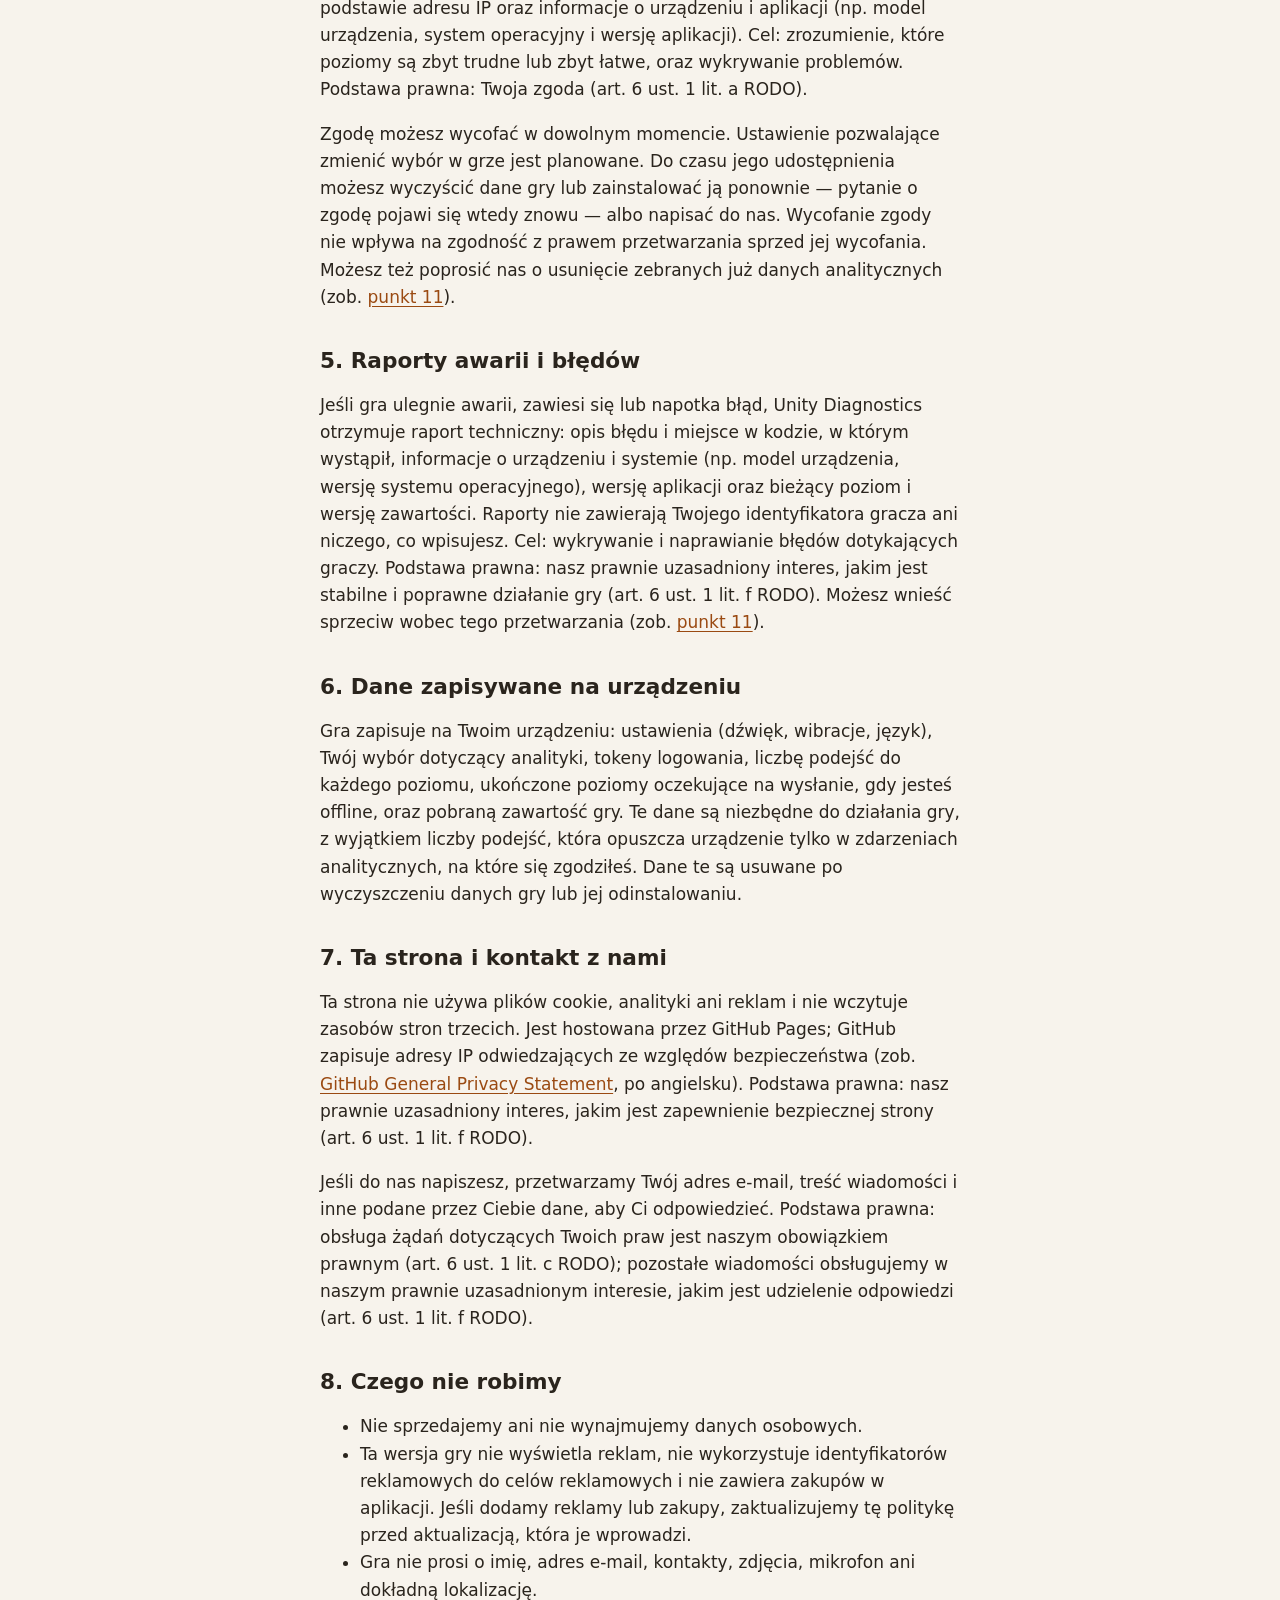
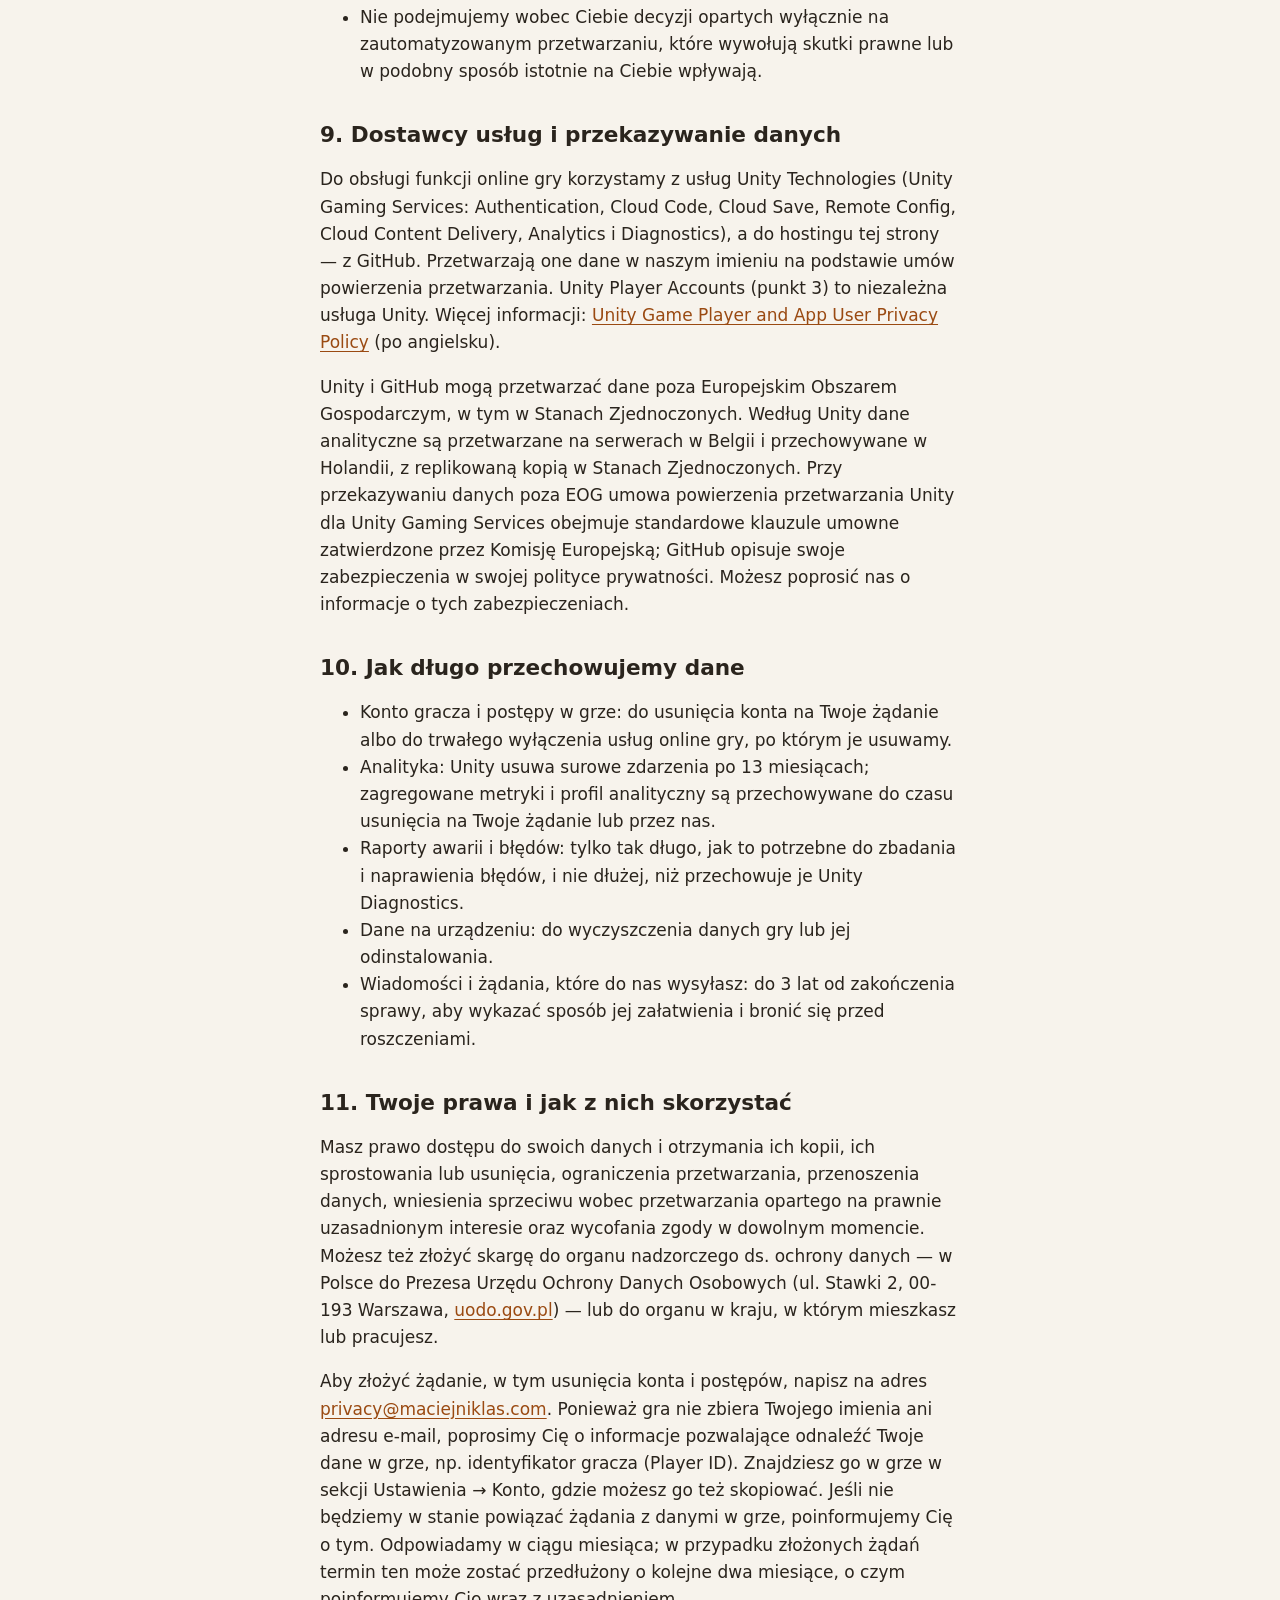
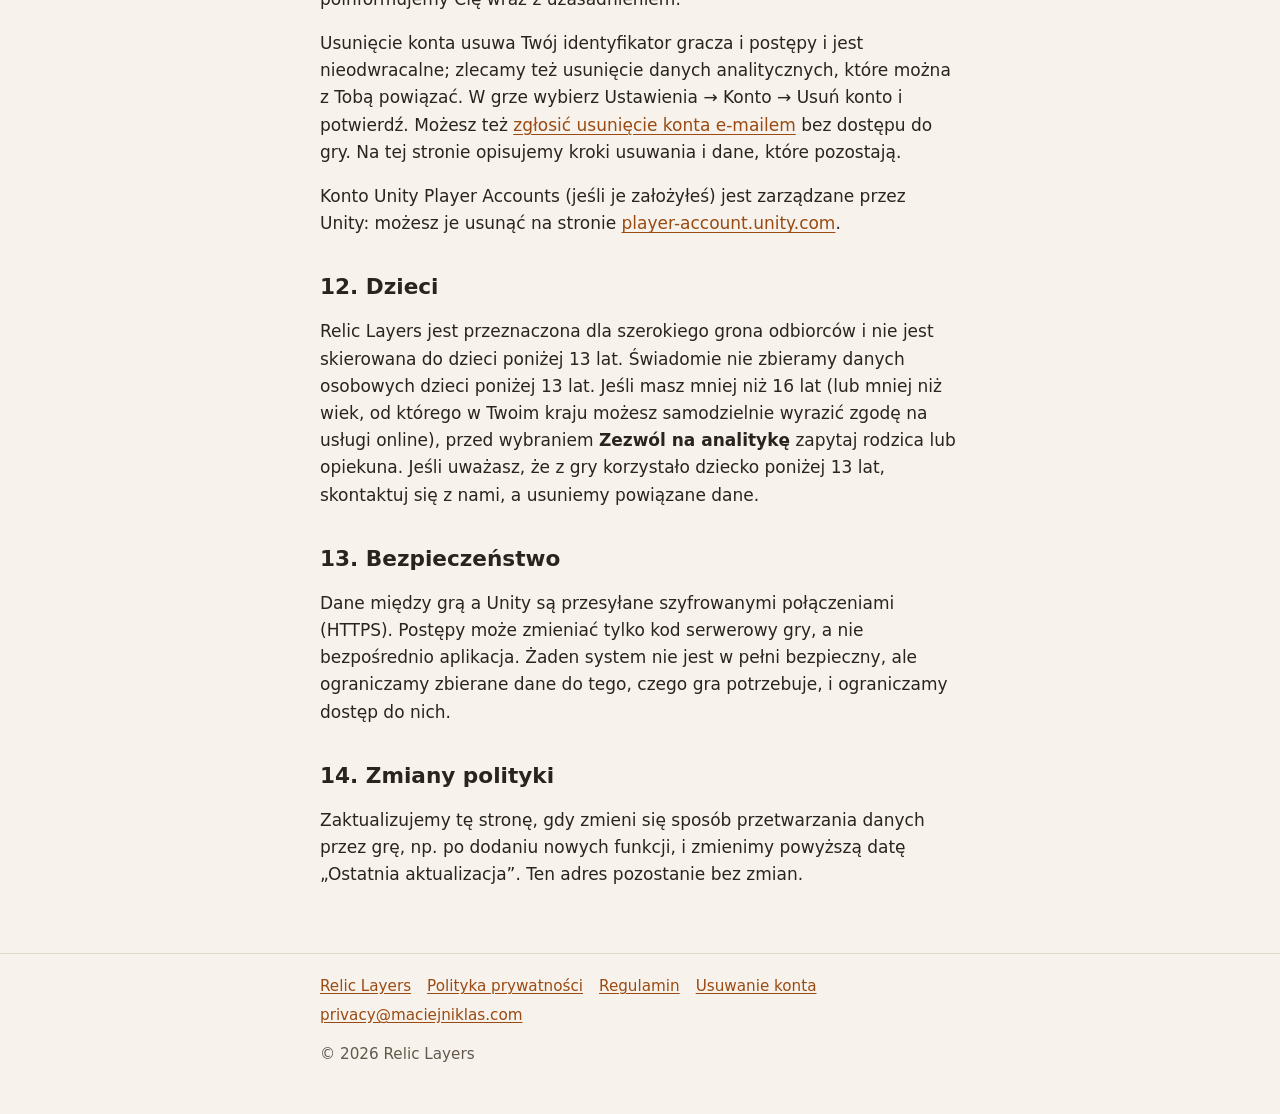
<file: docs/pl/privacy/index.html>
<!doctype html>
<html lang="pl">
<head>
  <meta charset="utf-8">
  <meta name="viewport" content="width=device-width, initial-scale=1">
  <title>Polityka prywatności — Relic Layers</title>
  <meta name="description" content="Jak gra mobilna Relic Layers i ta strona przetwarzają dane osobowe.">
  <link rel="stylesheet" href="../../assets/site.css">
  <link rel="alternate" hreflang="en" href="../../en/privacy/">
  <link rel="alternate" hreflang="pl" href="./">
</head>
<body>
  <a class="skip-link" href="#main">Przejdź do treści</a>
  <header class="site-header">
    <div class="wrap">
      <a class="brand" href="../">Relic Layers</a>
      <nav class="site-nav" aria-label="Główna">
        <ul>
          <li><a href="../">Start</a></li>
          <li><a href="./" aria-current="page">Polityka prywatności</a></li>
          <li><a href="../terms/">Regulamin</a></li>
          <li><a href="../account-deletion/">Usuwanie konta</a></li>
          <li><a class="lang-switch" href="../../en/privacy/" hreflang="en" lang="en">English</a></li>
        </ul>
      </nav>
    </div>
  </header>
  <main id="main">
    <article class="wrap doc" data-updated="2026-10-31">
      <h1>Polityka prywatności</h1>
      <p class="meta">Ostatnia aktualizacja: <time datetime="2026-10-31">31 października 2026 r.</time></p>
      <p>Ta polityka wyjaśnia, jakie dane osobowe są przetwarzane, gdy grasz w grę mobilną Relic Layers (iOS i Android) oraz gdy odwiedzasz tę stronę, w jakim celu, na jakiej podstawie prawnej, jak długo i jakie przysługują Ci prawa. Jest też dostępna <a href="../../en/privacy/" hreflang="en">po angielsku</a>.</p>

      <nav class="card toc" aria-label="Spis treści">
        <ol>
          <li><a href="#controller">Kto odpowiada za dane</a></li>
          <li><a href="#summary">W skrócie</a></li>
          <li><a href="#game-data">Dane przetwarzane przez grę</a></li>
          <li><a href="#analytics">Analityka i Twoja zgoda</a></li>
          <li><a href="#diagnostics">Raporty awarii i błędów</a></li>
          <li><a href="#device">Dane zapisywane na urządzeniu</a></li>
          <li><a href="#website">Ta strona i kontakt z nami</a></li>
          <li><a href="#not-collected">Czego nie robimy</a></li>
          <li><a href="#recipients">Dostawcy usług i przekazywanie danych</a></li>
          <li><a href="#retention">Jak długo przechowujemy dane</a></li>
          <li><a href="#rights">Twoje prawa i jak z nich skorzystać</a></li>
          <li><a href="#children">Dzieci</a></li>
          <li><a href="#security">Bezpieczeństwo</a></li>
          <li><a href="#changes">Zmiany polityki</a></li>
        </ol>
      </nav>

      <section id="controller">
        <h2>1. Kto odpowiada za dane</h2>
        <p>Administratorem Twoich danych osobowych jest Maciej Niklas, prowadzący jednoosobową działalność gospodarczą pod firmą Maciej Niklas, NIP 5892065016, REGON 388732202, ul. Długa 23, 83-330 Skrzeszewo, Polska („my”).</p>
        <p>We wszystkich sprawach dotyczących prywatności skontaktuj się z nami pod adresem <a href="mailto:privacy@maciejniklas.com">privacy@maciejniklas.com</a>.</p>
      </section>

      <section id="summary">
        <h2>2. W skrócie</h2>
        <ul>
          <li>Możesz grać, nie podając nam imienia ani adresu e-mail. Gra loguje Cię za pomocą losowego identyfikatora gracza (Player ID).</li>
          <li>Postępy w grze są przechowywane na serwerach Unity, aby można je było weryfikować i przywracać.</li>
          <li>Dane analityczne o rozgrywce są wysyłane tylko wtedy, gdy w oknie zgody wybierzesz <strong>Zezwól na analitykę</strong>. Jeśli wybierzesz <strong>Graj bez analityki</strong>, żadne zdarzenia analityczne nie są wysyłane.</li>
          <li>Jeśli gra ulegnie awarii lub wystąpi błąd, do Unity trafia raport techniczny, abyśmy mogli go naprawić.</li>
          <li>Ta wersja gry nie zawiera reklam ani zakupów w aplikacji i nie sprzedajemy Twoich danych osobowych.</li>
        </ul>
      </section>

      <section id="game-data">
        <h2>3. Dane przetwarzane przez grę</h2>

        <h3>Konto gracza</h3>
        <p>Przy pierwszej grze online gra tworzy anonimowe konto w Unity Authentication. Otrzymujesz losowy identyfikator gracza (Player ID); tokeny logowania są zapisywane na Twoim urządzeniu. Cel: powiązanie zapisu gry z Tobą i ochrona go przed innymi graczami. Podstawa prawna: wykonanie umowy z Tobą — udostępnianie gry, z której zdecydowałeś się korzystać (art. 6 ust. 1 lit. b RODO).</p>

        <h3>Postępy w grze</h3>
        <p>Unity Cloud Save przechowuje pod Twoim identyfikatorem gracza: datę utworzenia profilu i ostatniej aktywności, język gry, informację, czy konto jest połączone, najwyższy odblokowany poziom, ukończone poziomy, odzyskane relikty oraz zapis podejść do poziomów (identyfikatory podejść, poziom i wersję zawartości, czas rozpoczęcia i ukończenia oraz skrót ruchów użytych do ukończenia poziomu). Dane te może zmieniać wyłącznie kod serwerowy gry, który przed zapisaniem postępu sprawdza, czy poziom rzeczywiście został ukończony. Cel: zapisywanie, weryfikacja i przywracanie postępów oraz uczciwość postępów. Podstawa prawna: wykonanie umowy (art. 6 ust. 1 lit. b RODO); sprawdzanie ukończenia poziomów służy też naszemu prawnie uzasadnionemu interesowi, jakim jest zapobieganie oszustwom i nadużyciom (art. 6 ust. 1 lit. f RODO).</p>

        <h3>Opcjonalne połączenie konta</h3>
        <p>Możesz połączyć postępy z kontem Unity Player Accounts, aby odzyskać je na innym urządzeniu lub po ponownej instalacji. Logujesz się na ekranie Unity; gra korzysta wyłącznie z tokenów logowania zwróconych przez Unity, nie otrzymuje Twojego hasła i nie zapisuje Twojego adresu e-mail. Samo konto Unity Player Accounts udostępnia Unity Technologies jako odrębny, niezależny administrator na podstawie własnego regulaminu i polityki prywatności. Bez połączenia konta odzyskanie postępów po ponownej instalacji gry lub utracie urządzenia może być niemożliwe. Podstawa prawna połączenia konta w grze: wykonanie umowy (art. 6 ust. 1 lit. b RODO).</p>

        <h3>Konfiguracja i zawartość gry</h3>
        <p>Gra pobiera ustawienia (Unity Remote Config) i zawartość (Unity Cloud Content Delivery). Takie zapytania z natury zawierają dane techniczne, takie jak adres IP, wersja aplikacji, platforma i identyfikatory techniczne. Cel: dostarczenie właściwej zawartości i ustawień dla Twojej wersji gry. Podstawa prawna: wykonanie umowy (art. 6 ust. 1 lit. b RODO).</p>

        <p>Podanie tych danych nie jest obowiązkiem prawnym, ale bez nich funkcje online gry nie mogą działać. Pierwsze uruchomienie wymaga połączenia z internetem, aby utworzyć konto.</p>
      </section>

      <section id="analytics">
        <h2>4. Analityka i Twoja zgoda</h2>
        <p>Przy pierwszym uruchomieniu gra pyta, czy zezwalasz na opcjonalną analitykę rozgrywki. Analityka jest włączana dopiero po wybraniu <strong>Zezwól na analitykę</strong>; możemy też utrzymywać ją wyłączoną dla wszystkich. Jeśli wybierzesz <strong>Graj bez analityki</strong>, wybór zostanie zapisany i żadne zdarzenia analityczne nie będą wysyłane. Otwarcie tej polityki z okna zgody nie jest traktowane jako wybór.</p>
        <p>Za Twoją zgodą Unity Analytics otrzymuje zdarzenia z rozgrywki: rozpoczęcie, ukończenie lub porzucenie poziomu (z czasem trwania i liczbą akcji), zablokowane ruchy, usunięte obiekty, użycie narzędzi, odzyskane relikty, kroki zachęty do połączenia konta oraz błędy ładowania zawartości (z technicznymi kodami błędów). Unity Analytics zapisuje także losowy identyfikator instalacji, przybliżoną lokalizację ustaloną na podstawie adresu IP oraz informacje o urządzeniu i aplikacji (np. model urządzenia, system operacyjny i wersję aplikacji). Cel: zrozumienie, które poziomy są zbyt trudne lub zbyt łatwe, oraz wykrywanie problemów. Podstawa prawna: Twoja zgoda (art. 6 ust. 1 lit. a RODO).</p>
        <p>Zgodę możesz wycofać w dowolnym momencie. Ustawienie pozwalające zmienić wybór w grze jest planowane. Do czasu jego udostępnienia możesz wyczyścić dane gry lub zainstalować ją ponownie — pytanie o zgodę pojawi się wtedy znowu — albo napisać do nas. Wycofanie zgody nie wpływa na zgodność z prawem przetwarzania sprzed jej wycofania. Możesz też poprosić nas o usunięcie zebranych już danych analitycznych (zob. <a href="#rights">punkt 11</a>).</p>
      </section>

      <section id="diagnostics">
        <h2>5. Raporty awarii i błędów</h2>
        <p>Jeśli gra ulegnie awarii, zawiesi się lub napotka błąd, Unity Diagnostics otrzymuje raport techniczny: opis błędu i miejsce w kodzie, w którym wystąpił, informacje o urządzeniu i systemie (np. model urządzenia, wersję systemu operacyjnego), wersję aplikacji oraz bieżący poziom i wersję zawartości. Raporty nie zawierają Twojego identyfikatora gracza ani niczego, co wpisujesz. Cel: wykrywanie i naprawianie błędów dotykających graczy. Podstawa prawna: nasz prawnie uzasadniony interes, jakim jest stabilne i poprawne działanie gry (art. 6 ust. 1 lit. f RODO). Możesz wnieść sprzeciw wobec tego przetwarzania (zob. <a href="#rights">punkt 11</a>).</p>
      </section>

      <section id="device">
        <h2>6. Dane zapisywane na urządzeniu</h2>
        <p>Gra zapisuje na Twoim urządzeniu: ustawienia (dźwięk, wibracje, język), Twój wybór dotyczący analityki, tokeny logowania, liczbę podejść do każdego poziomu, ukończone poziomy oczekujące na wysłanie, gdy jesteś offline, oraz pobraną zawartość gry. Te dane są niezbędne do działania gry, z wyjątkiem liczby podejść, która opuszcza urządzenie tylko w zdarzeniach analitycznych, na które się zgodziłeś. Dane te są usuwane po wyczyszczeniu danych gry lub jej odinstalowaniu.</p>
      </section>

      <section id="website">
        <h2>7. Ta strona i kontakt z nami</h2>
        <p>Ta strona nie używa plików cookie, analityki ani reklam i nie wczytuje zasobów stron trzecich. Jest hostowana przez GitHub Pages; GitHub zapisuje adresy IP odwiedzających ze względów bezpieczeństwa (zob. <a href="https://docs.github.com/en/site-policy/privacy-policies/github-general-privacy-statement" hreflang="en">GitHub General Privacy Statement</a>, po angielsku). Podstawa prawna: nasz prawnie uzasadniony interes, jakim jest zapewnienie bezpiecznej strony (art. 6 ust. 1 lit. f RODO).</p>
        <p>Jeśli do nas napiszesz, przetwarzamy Twój adres e-mail, treść wiadomości i inne podane przez Ciebie dane, aby Ci odpowiedzieć. Podstawa prawna: obsługa żądań dotyczących Twoich praw jest naszym obowiązkiem prawnym (art. 6 ust. 1 lit. c RODO); pozostałe wiadomości obsługujemy w naszym prawnie uzasadnionym interesie, jakim jest udzielenie odpowiedzi (art. 6 ust. 1 lit. f RODO).</p>
      </section>

      <section id="not-collected">
        <h2>8. Czego nie robimy</h2>
        <ul>
          <li>Nie sprzedajemy ani nie wynajmujemy danych osobowych.</li>
          <li>Ta wersja gry nie wyświetla reklam, nie wykorzystuje identyfikatorów reklamowych do celów reklamowych i nie zawiera zakupów w aplikacji. Jeśli dodamy reklamy lub zakupy, zaktualizujemy tę politykę przed aktualizacją, która je wprowadzi.</li>
          <li>Gra nie prosi o imię, adres e-mail, kontakty, zdjęcia, mikrofon ani dokładną lokalizację.</li>
          <li>Nie podejmujemy wobec Ciebie decyzji opartych wyłącznie na zautomatyzowanym przetwarzaniu, które wywołują skutki prawne lub w podobny sposób istotnie na Ciebie wpływają.</li>
        </ul>
      </section>

      <section id="recipients">
        <h2>9. Dostawcy usług i przekazywanie danych</h2>
        <p>Do obsługi funkcji online gry korzystamy z usług Unity Technologies (Unity Gaming Services: Authentication, Cloud Code, Cloud Save, Remote Config, Cloud Content Delivery, Analytics i Diagnostics), a do hostingu tej strony — z GitHub. Przetwarzają one dane w naszym imieniu na podstawie umów powierzenia przetwarzania. Unity Player Accounts (punkt 3) to niezależna usługa Unity. Więcej informacji: <a href="https://unity.com/legal/game-player-and-app-user-privacy-policy" hreflang="en">Unity Game Player and App User Privacy Policy</a> (po angielsku).</p>
        <p>Unity i GitHub mogą przetwarzać dane poza Europejskim Obszarem Gospodarczym, w tym w Stanach Zjednoczonych. Według Unity dane analityczne są przetwarzane na serwerach w Belgii i przechowywane w Holandii, z replikowaną kopią w Stanach Zjednoczonych. Przy przekazywaniu danych poza EOG umowa powierzenia przetwarzania Unity dla Unity Gaming Services obejmuje standardowe klauzule umowne zatwierdzone przez Komisję Europejską; GitHub opisuje swoje zabezpieczenia w swojej polityce prywatności. Możesz poprosić nas o informacje o tych zabezpieczeniach.</p>
      </section>

      <section id="retention">
        <h2>10. Jak długo przechowujemy dane</h2>
        <ul>
          <li>Konto gracza i postępy w grze: do usunięcia konta na Twoje żądanie albo do trwałego wyłączenia usług online gry, po którym je usuwamy.</li>
          <li>Analityka: Unity usuwa surowe zdarzenia po 13 miesiącach; zagregowane metryki i profil analityczny są przechowywane do czasu usunięcia na Twoje żądanie lub przez nas.</li>
          <li>Raporty awarii i błędów: tylko tak długo, jak to potrzebne do zbadania i naprawienia błędów, i nie dłużej, niż przechowuje je Unity Diagnostics.</li>
          <li>Dane na urządzeniu: do wyczyszczenia danych gry lub jej odinstalowania.</li>
          <li>Wiadomości i żądania, które do nas wysyłasz: do 3 lat od zakończenia sprawy, aby wykazać sposób jej załatwienia i bronić się przed roszczeniami.</li>
        </ul>
      </section>

      <section id="rights">
        <h2>11. Twoje prawa i jak z nich skorzystać</h2>
        <p>Masz prawo dostępu do swoich danych i otrzymania ich kopii, ich sprostowania lub usunięcia, ograniczenia przetwarzania, przenoszenia danych, wniesienia sprzeciwu wobec przetwarzania opartego na prawnie uzasadnionym interesie oraz wycofania zgody w dowolnym momencie. Możesz też złożyć skargę do organu nadzorczego ds. ochrony danych — w Polsce do Prezesa Urzędu Ochrony Danych Osobowych (ul. Stawki 2, 00-193 Warszawa, <a href="https://uodo.gov.pl/">uodo.gov.pl</a>) — lub do organu w kraju, w którym mieszkasz lub pracujesz.</p>
        <p>Aby złożyć żądanie, w tym usunięcia konta i postępów, napisz na adres <a href="mailto:privacy@maciejniklas.com">privacy@maciejniklas.com</a>. Ponieważ gra nie zbiera Twojego imienia ani adresu e-mail, poprosimy Cię o informacje pozwalające odnaleźć Twoje dane w grze, np. identyfikator gracza (Player ID). Znajdziesz go w grze w sekcji Ustawienia → Konto, gdzie możesz go też skopiować. Jeśli nie będziemy w stanie powiązać żądania z danymi w grze, poinformujemy Cię o tym. Odpowiadamy w ciągu miesiąca; w przypadku złożonych żądań termin ten może zostać przedłużony o kolejne dwa miesiące, o czym poinformujemy Cię wraz z uzasadnieniem.</p>
        <p>Usunięcie konta usuwa Twój identyfikator gracza i postępy i jest nieodwracalne; zlecamy też usunięcie danych analitycznych, które można z Tobą powiązać. W grze wybierz Ustawienia → Konto → Usuń konto i potwierdź. Możesz też <a href="../account-deletion/">zgłosić usunięcie konta e-mailem</a> bez dostępu do gry. Na tej stronie opisujemy kroki usuwania i dane, które pozostają.</p>
        <p>Konto Unity Player Accounts (jeśli je założyłeś) jest zarządzane przez Unity: możesz je usunąć na stronie <a href="https://player-account.unity.com/">player-account.unity.com</a>.</p>
      </section>

      <section id="children">
        <h2>12. Dzieci</h2>
        <p>Relic Layers jest przeznaczona dla szerokiego grona odbiorców i nie jest skierowana do dzieci poniżej 13 lat. Świadomie nie zbieramy danych osobowych dzieci poniżej 13 lat. Jeśli masz mniej niż 16 lat (lub mniej niż wiek, od którego w Twoim kraju możesz samodzielnie wyrazić zgodę na usługi online), przed wybraniem <strong>Zezwól na analitykę</strong> zapytaj rodzica lub opiekuna. Jeśli uważasz, że z gry korzystało dziecko poniżej 13 lat, skontaktuj się z nami, a usuniemy powiązane dane.</p>
      </section>

      <section id="security">
        <h2>13. Bezpieczeństwo</h2>
        <p>Dane między grą a Unity są przesyłane szyfrowanymi połączeniami (HTTPS). Postępy może zmieniać tylko kod serwerowy gry, a nie bezpośrednio aplikacja. Żaden system nie jest w pełni bezpieczny, ale ograniczamy zbierane dane do tego, czego gra potrzebuje, i ograniczamy dostęp do nich.</p>
      </section>

      <section id="changes">
        <h2>14. Zmiany polityki</h2>
        <p>Zaktualizujemy tę stronę, gdy zmieni się sposób przetwarzania danych przez grę, np. po dodaniu nowych funkcji, i zmienimy powyższą datę „Ostatnia aktualizacja”. Ten adres pozostanie bez zmian.</p>
      </section>
    </article>
  </main>
  <footer class="site-footer">
    <div class="wrap">
      <ul>
        <li><a href="../">Relic Layers</a></li>
        <li><a href="./">Polityka prywatności</a></li>
        <li><a href="../terms/">Regulamin</a></li>
        <li><a href="../account-deletion/">Usuwanie konta</a></li>
        <li><a href="mailto:privacy@maciejniklas.com">privacy@maciejniklas.com</a></li>
      </ul>
      <p>© 2026 Relic Layers</p>
    </div>
  </footer>
</body>
</html>
</file>
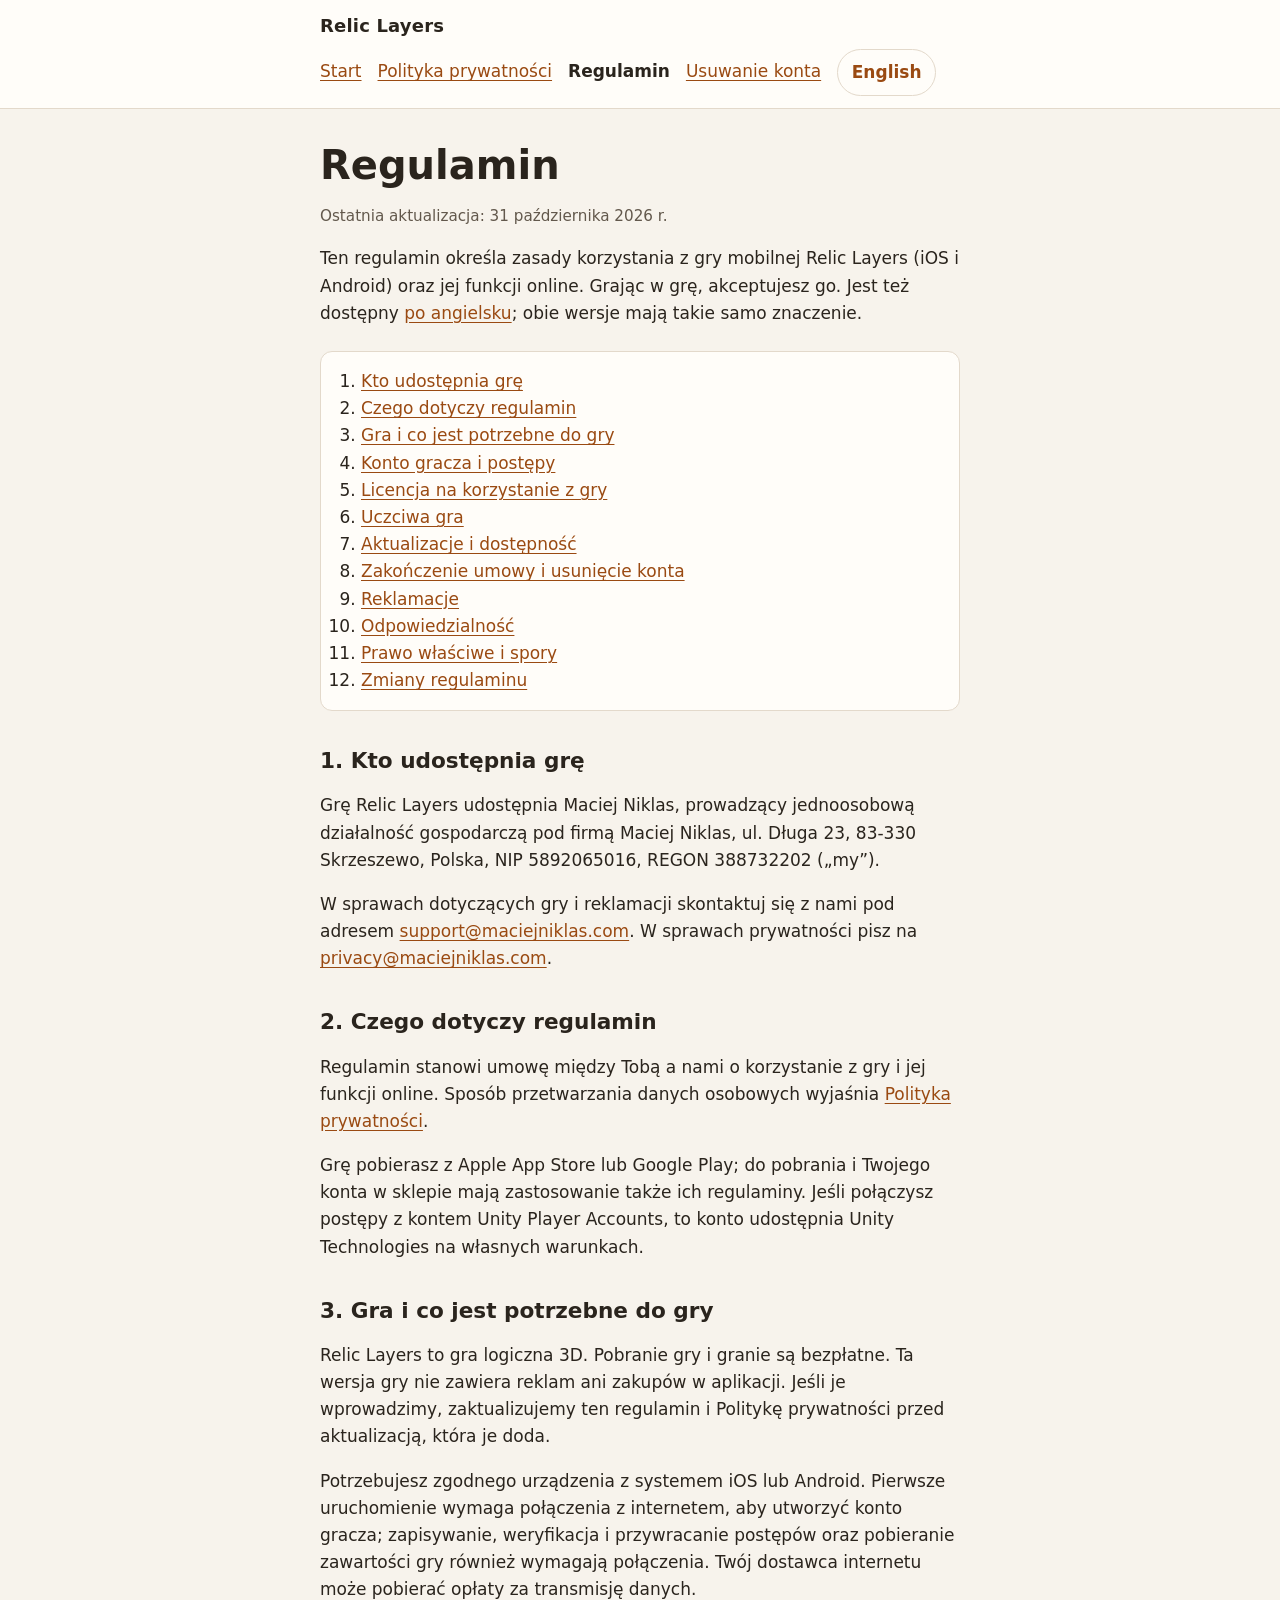
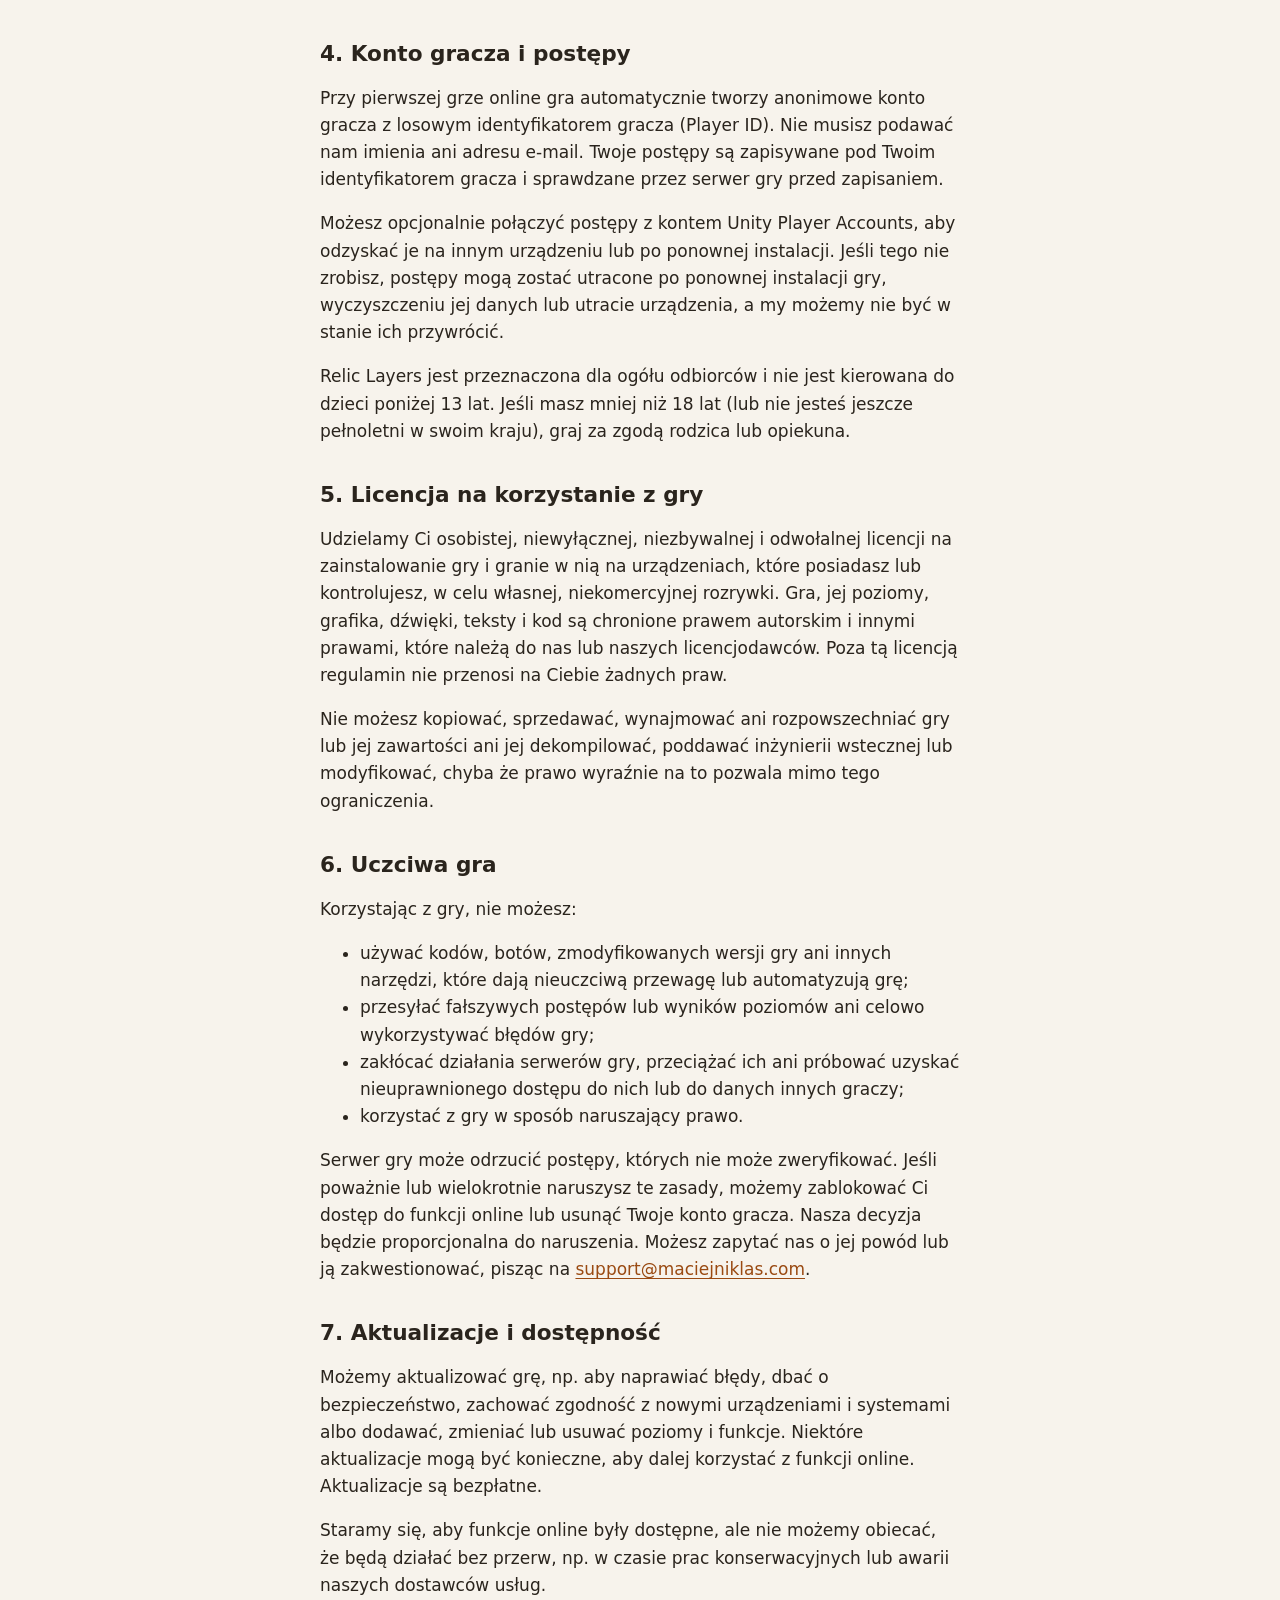
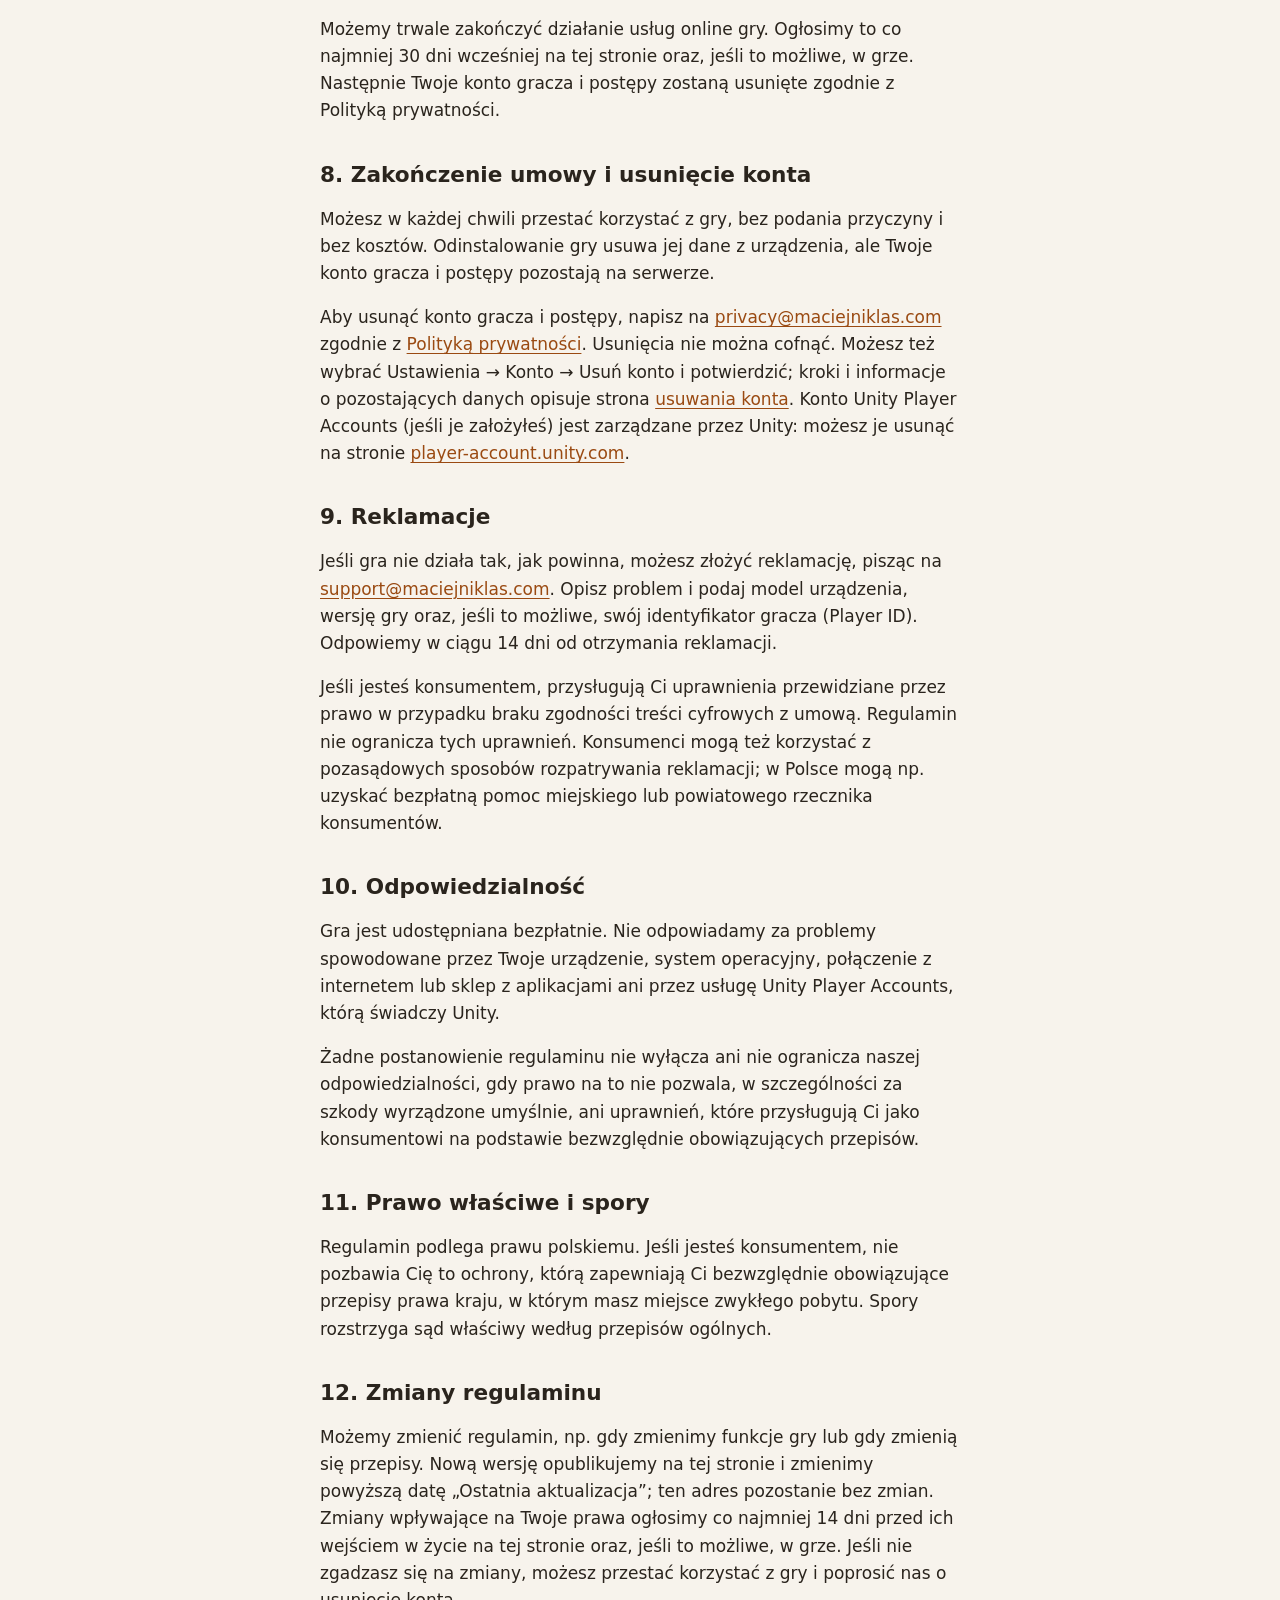
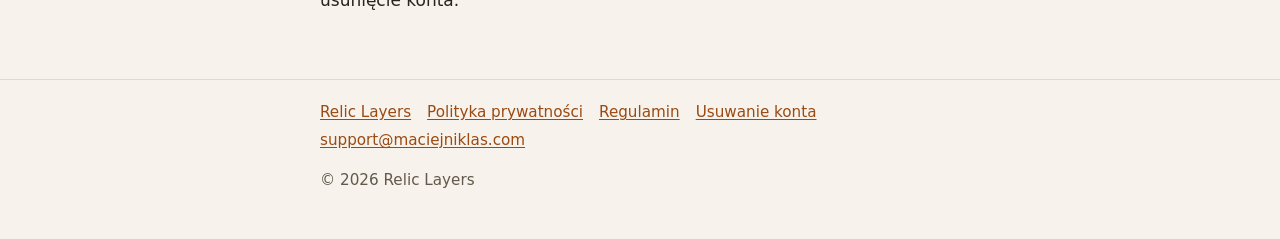
<file: docs/pl/terms/index.html>
<!doctype html>
<html lang="pl">
<head>
  <meta charset="utf-8">
  <meta name="viewport" content="width=device-width, initial-scale=1">
  <title>Regulamin — Relic Layers</title>
  <meta name="description" content="Zasady korzystania z gry mobilnej Relic Layers i jej funkcji online.">
  <link rel="stylesheet" href="../../assets/site.css">
  <link rel="alternate" hreflang="en" href="../../en/terms/">
  <link rel="alternate" hreflang="pl" href="./">
</head>
<body>
  <a class="skip-link" href="#main">Przejdź do treści</a>
  <header class="site-header">
    <div class="wrap">
      <a class="brand" href="../">Relic Layers</a>
      <nav class="site-nav" aria-label="Główna">
        <ul>
          <li><a href="../">Start</a></li>
          <li><a href="../privacy/">Polityka prywatności</a></li>
          <li><a href="./" aria-current="page">Regulamin</a></li>
          <li><a href="../account-deletion/">Usuwanie konta</a></li>
          <li><a class="lang-switch" href="../../en/terms/" hreflang="en" lang="en">English</a></li>
        </ul>
      </nav>
    </div>
  </header>
  <main id="main">
    <article class="wrap doc" data-updated="2026-10-31">
      <h1>Regulamin</h1>
      <p class="meta">Ostatnia aktualizacja: <time datetime="2026-10-31">31 października 2026 r.</time></p>
      <p>Ten regulamin określa zasady korzystania z gry mobilnej Relic Layers (iOS i Android) oraz jej funkcji online. Grając w grę, akceptujesz go. Jest też dostępny <a href="../../en/terms/" hreflang="en">po angielsku</a>; obie wersje mają takie samo znaczenie.</p>

      <nav class="card toc" aria-label="Spis treści">
        <ol>
          <li><a href="#provider">Kto udostępnia grę</a></li>
          <li><a href="#scope">Czego dotyczy regulamin</a></li>
          <li><a href="#game">Gra i co jest potrzebne do gry</a></li>
          <li><a href="#account">Konto gracza i postępy</a></li>
          <li><a href="#licence">Licencja na korzystanie z gry</a></li>
          <li><a href="#fair-play">Uczciwa gra</a></li>
          <li><a href="#changes-game">Aktualizacje i dostępność</a></li>
          <li><a href="#ending">Zakończenie umowy i usunięcie konta</a></li>
          <li><a href="#complaints">Reklamacje</a></li>
          <li><a href="#liability">Odpowiedzialność</a></li>
          <li><a href="#law">Prawo właściwe i spory</a></li>
          <li><a href="#changes-terms">Zmiany regulaminu</a></li>
        </ol>
      </nav>

      <section id="provider">
        <h2>1. Kto udostępnia grę</h2>
        <p>Grę Relic Layers udostępnia Maciej Niklas, prowadzący jednoosobową działalność gospodarczą pod firmą Maciej Niklas, ul. Długa 23, 83-330 Skrzeszewo, Polska, NIP 5892065016, REGON 388732202 („my”).</p>
        <p>W sprawach dotyczących gry i reklamacji skontaktuj się z nami pod adresem <a href="mailto:support@maciejniklas.com">support@maciejniklas.com</a>. W sprawach prywatności pisz na <a href="mailto:privacy@maciejniklas.com">privacy@maciejniklas.com</a>.</p>
      </section>

      <section id="scope">
        <h2>2. Czego dotyczy regulamin</h2>
        <p>Regulamin stanowi umowę między Tobą a nami o korzystanie z gry i jej funkcji online. Sposób przetwarzania danych osobowych wyjaśnia <a href="../privacy/">Polityka prywatności</a>.</p>
        <p>Grę pobierasz z Apple App Store lub Google Play; do pobrania i Twojego konta w sklepie mają zastosowanie także ich regulaminy. Jeśli połączysz postępy z kontem Unity Player Accounts, to konto udostępnia Unity Technologies na własnych warunkach.</p>
      </section>

      <section id="game">
        <h2>3. Gra i co jest potrzebne do gry</h2>
        <p>Relic Layers to gra logiczna 3D. Pobranie gry i granie są bezpłatne. Ta wersja gry nie zawiera reklam ani zakupów w aplikacji. Jeśli je wprowadzimy, zaktualizujemy ten regulamin i Politykę prywatności przed aktualizacją, która je doda.</p>
        <p>Potrzebujesz zgodnego urządzenia z systemem iOS lub Android. Pierwsze uruchomienie wymaga połączenia z internetem, aby utworzyć konto gracza; zapisywanie, weryfikacja i przywracanie postępów oraz pobieranie zawartości gry również wymagają połączenia. Twój dostawca internetu może pobierać opłaty za transmisję danych.</p>
      </section>

      <section id="account">
        <h2>4. Konto gracza i postępy</h2>
        <p>Przy pierwszej grze online gra automatycznie tworzy anonimowe konto gracza z losowym identyfikatorem gracza (Player ID). Nie musisz podawać nam imienia ani adresu e-mail. Twoje postępy są zapisywane pod Twoim identyfikatorem gracza i sprawdzane przez serwer gry przed zapisaniem.</p>
        <p>Możesz opcjonalnie połączyć postępy z kontem Unity Player Accounts, aby odzyskać je na innym urządzeniu lub po ponownej instalacji. Jeśli tego nie zrobisz, postępy mogą zostać utracone po ponownej instalacji gry, wyczyszczeniu jej danych lub utracie urządzenia, a my możemy nie być w stanie ich przywrócić.</p>
        <p>Relic Layers jest przeznaczona dla ogółu odbiorców i nie jest kierowana do dzieci poniżej 13 lat. Jeśli masz mniej niż 18 lat (lub nie jesteś jeszcze pełnoletni w swoim kraju), graj za zgodą rodzica lub opiekuna.</p>
      </section>

      <section id="licence">
        <h2>5. Licencja na korzystanie z gry</h2>
        <p>Udzielamy Ci osobistej, niewyłącznej, niezbywalnej i odwołalnej licencji na zainstalowanie gry i granie w nią na urządzeniach, które posiadasz lub kontrolujesz, w celu własnej, niekomercyjnej rozrywki. Gra, jej poziomy, grafika, dźwięki, teksty i kod są chronione prawem autorskim i innymi prawami, które należą do nas lub naszych licencjodawców. Poza tą licencją regulamin nie przenosi na Ciebie żadnych praw.</p>
        <p>Nie możesz kopiować, sprzedawać, wynajmować ani rozpowszechniać gry lub jej zawartości ani jej dekompilować, poddawać inżynierii wstecznej lub modyfikować, chyba że prawo wyraźnie na to pozwala mimo tego ograniczenia.</p>
      </section>

      <section id="fair-play">
        <h2>6. Uczciwa gra</h2>
        <p>Korzystając z gry, nie możesz:</p>
        <ul>
          <li>używać kodów, botów, zmodyfikowanych wersji gry ani innych narzędzi, które dają nieuczciwą przewagę lub automatyzują grę;</li>
          <li>przesyłać fałszywych postępów lub wyników poziomów ani celowo wykorzystywać błędów gry;</li>
          <li>zakłócać działania serwerów gry, przeciążać ich ani próbować uzyskać nieuprawnionego dostępu do nich lub do danych innych graczy;</li>
          <li>korzystać z gry w sposób naruszający prawo.</li>
        </ul>
        <p>Serwer gry może odrzucić postępy, których nie może zweryfikować. Jeśli poważnie lub wielokrotnie naruszysz te zasady, możemy zablokować Ci dostęp do funkcji online lub usunąć Twoje konto gracza. Nasza decyzja będzie proporcjonalna do naruszenia. Możesz zapytać nas o jej powód lub ją zakwestionować, pisząc na <a href="mailto:support@maciejniklas.com">support@maciejniklas.com</a>.</p>
      </section>

      <section id="changes-game">
        <h2>7. Aktualizacje i dostępność</h2>
        <p>Możemy aktualizować grę, np. aby naprawiać błędy, dbać o bezpieczeństwo, zachować zgodność z nowymi urządzeniami i systemami albo dodawać, zmieniać lub usuwać poziomy i funkcje. Niektóre aktualizacje mogą być konieczne, aby dalej korzystać z funkcji online. Aktualizacje są bezpłatne.</p>
        <p>Staramy się, aby funkcje online były dostępne, ale nie możemy obiecać, że będą działać bez przerw, np. w czasie prac konserwacyjnych lub awarii naszych dostawców usług.</p>
        <p>Możemy trwale zakończyć działanie usług online gry. Ogłosimy to co najmniej 30 dni wcześniej na tej stronie oraz, jeśli to możliwe, w grze. Następnie Twoje konto gracza i postępy zostaną usunięte zgodnie z Polityką prywatności.</p>
      </section>

      <section id="ending">
        <h2>8. Zakończenie umowy i usunięcie konta</h2>
        <p>Możesz w każdej chwili przestać korzystać z gry, bez podania przyczyny i bez kosztów. Odinstalowanie gry usuwa jej dane z urządzenia, ale Twoje konto gracza i postępy pozostają na serwerze.</p>
        <p>Aby usunąć konto gracza i postępy, napisz na <a href="mailto:privacy@maciejniklas.com">privacy@maciejniklas.com</a> zgodnie z <a href="../privacy/#rights">Polityką prywatności</a>. Usunięcia nie można cofnąć. Możesz też wybrać Ustawienia → Konto → Usuń konto i potwierdzić; kroki i informacje o pozostających danych opisuje strona <a href="../account-deletion/">usuwania konta</a>. Konto Unity Player Accounts (jeśli je założyłeś) jest zarządzane przez Unity: możesz je usunąć na stronie <a href="https://player-account.unity.com/">player-account.unity.com</a>.</p>
      </section>

      <section id="complaints">
        <h2>9. Reklamacje</h2>
        <p>Jeśli gra nie działa tak, jak powinna, możesz złożyć reklamację, pisząc na <a href="mailto:support@maciejniklas.com">support@maciejniklas.com</a>. Opisz problem i podaj model urządzenia, wersję gry oraz, jeśli to możliwe, swój identyfikator gracza (Player ID). Odpowiemy w ciągu 14 dni od otrzymania reklamacji.</p>
        <p>Jeśli jesteś konsumentem, przysługują Ci uprawnienia przewidziane przez prawo w przypadku braku zgodności treści cyfrowych z umową. Regulamin nie ogranicza tych uprawnień. Konsumenci mogą też korzystać z pozasądowych sposobów rozpatrywania reklamacji; w Polsce mogą np. uzyskać bezpłatną pomoc miejskiego lub powiatowego rzecznika konsumentów.</p>
      </section>

      <section id="liability">
        <h2>10. Odpowiedzialność</h2>
        <p>Gra jest udostępniana bezpłatnie. Nie odpowiadamy za problemy spowodowane przez Twoje urządzenie, system operacyjny, połączenie z internetem lub sklep z aplikacjami ani przez usługę Unity Player Accounts, którą świadczy Unity.</p>
        <p>Żadne postanowienie regulaminu nie wyłącza ani nie ogranicza naszej odpowiedzialności, gdy prawo na to nie pozwala, w szczególności za szkody wyrządzone umyślnie, ani uprawnień, które przysługują Ci jako konsumentowi na podstawie bezwzględnie obowiązujących przepisów.</p>
      </section>

      <section id="law">
        <h2>11. Prawo właściwe i spory</h2>
        <p>Regulamin podlega prawu polskiemu. Jeśli jesteś konsumentem, nie pozbawia Cię to ochrony, którą zapewniają Ci bezwzględnie obowiązujące przepisy prawa kraju, w którym masz miejsce zwykłego pobytu. Spory rozstrzyga sąd właściwy według przepisów ogólnych.</p>
      </section>

      <section id="changes-terms">
        <h2>12. Zmiany regulaminu</h2>
        <p>Możemy zmienić regulamin, np. gdy zmienimy funkcje gry lub gdy zmienią się przepisy. Nową wersję opublikujemy na tej stronie i zmienimy powyższą datę „Ostatnia aktualizacja”; ten adres pozostanie bez zmian. Zmiany wpływające na Twoje prawa ogłosimy co najmniej 14 dni przed ich wejściem w życie na tej stronie oraz, jeśli to możliwe, w grze. Jeśli nie zgadzasz się na zmiany, możesz przestać korzystać z gry i poprosić nas o usunięcie konta.</p>
      </section>
    </article>
  </main>
  <footer class="site-footer">
    <div class="wrap">
      <ul>
        <li><a href="../">Relic Layers</a></li>
        <li><a href="../privacy/">Polityka prywatności</a></li>
        <li><a href="./">Regulamin</a></li>
        <li><a href="../account-deletion/">Usuwanie konta</a></li>
        <li><a href="mailto:support@maciejniklas.com">support@maciejniklas.com</a></li>
      </ul>
      <p>© 2026 Relic Layers</p>
    </div>
  </footer>
</body>
</html>
</file>
<file: docs/assets/site.css>
:root {
  color-scheme: light dark;
  --bg: #f7f3ec;
  --surface: #fffdf9;
  --text: #2a241d;
  --muted: #62584c;
  --accent: #9a4a12;
  --accent-text: #ffffff;
  --border: #e3d9cb;
  --focus: #1f5fbf;
  --measure: 42rem;
  font-family: system-ui, -apple-system, "Segoe UI", Roboto, sans-serif;
  line-height: 1.6;
}

@media (prefers-color-scheme: dark) {
  :root {
    --bg: #17140f;
    --surface: #211d17;
    --text: #efe8dd;
    --muted: #b9ad9c;
    --accent: #f0a868;
    --accent-text: #1a1209;
    --border: #3a3329;
    --focus: #8ab4ff;
  }
}

*,
*::before,
*::after { box-sizing: border-box; }

html { -webkit-text-size-adjust: 100%; }

body {
  margin: 0;
  background: var(--bg);
  color: var(--text);
  font-size: 1.0625rem;
}

a { color: var(--accent); text-underline-offset: 0.15em; }
a:hover { text-decoration-thickness: 2px; }

:focus-visible {
  outline: 3px solid var(--focus);
  outline-offset: 2px;
  border-radius: 2px;
}

.skip-link {
  position: absolute;
  left: 1rem;
  top: -3rem;
  padding: 0.5rem 0.75rem;
  background: var(--surface);
  color: var(--text);
  border: 1px solid var(--border);
  z-index: 10;
}
.skip-link:focus { top: 0.5rem; }

.wrap {
  width: 100%;
  max-width: var(--measure);
  margin: 0 auto;
  padding: 0 1rem;
}

.site-header {
  border-bottom: 1px solid var(--border);
  background: var(--surface);
}

.site-header .wrap {
  display: flex;
  flex-wrap: wrap;
  align-items: center;
  justify-content: space-between;
  gap: 0.5rem 1rem;
  padding-top: 0.75rem;
  padding-bottom: 0.75rem;
}

.brand {
  font-weight: 700;
  font-size: 1.125rem;
  color: var(--text);
  text-decoration: none;
  letter-spacing: 0.01em;
}

.site-nav ul {
  display: flex;
  flex-wrap: wrap;
  gap: 0.25rem 1rem;
  margin: 0;
  padding: 0;
  list-style: none;
}

.site-nav a {
  display: inline-block;
  padding: 0.35rem 0;
  min-height: 44px;
  line-height: 2;
}

.site-nav a[aria-current="page"] {
  color: var(--text);
  font-weight: 600;
  text-decoration: none;
}

.lang-switch {
  font-weight: 600;
  border: 1px solid var(--border);
  border-radius: 999px;
  padding: 0.35rem 0.85rem !important;
  text-decoration: none;
}

main { padding: 2rem 0 3rem; }

h1 { font-size: clamp(1.75rem, 6vw, 2.5rem); line-height: 1.2; margin: 0 0 0.75rem; }
h2 { font-size: 1.35rem; line-height: 1.3; margin: 2.25rem 0 0.5rem; }
h3 { font-size: 1.1rem; margin: 1.5rem 0 0.25rem; }

.lead { font-size: 1.2rem; color: var(--muted); margin-top: 0; }

.meta { color: var(--muted); font-size: 0.95rem; }

.card {
  background: var(--surface);
  border: 1px solid var(--border);
  border-radius: 12px;
  padding: 1rem 1.25rem;
  margin: 1.5rem 0;
}

.card > :first-child { margin-top: 0; }
.card > :last-child { margin-bottom: 0; }

.choices {
  display: flex;
  flex-wrap: wrap;
  gap: 0.75rem;
  margin: 1.5rem 0;
}

.button {
  display: inline-block;
  min-height: 44px;
  padding: 0.6rem 1.25rem;
  border-radius: 999px;
  background: var(--accent);
  color: var(--accent-text);
  font-weight: 600;
  text-decoration: none;
}

.toc ol { padding-left: 1.25rem; margin: 0; }

.doc section { scroll-margin-top: 1rem; }

table {
  width: 100%;
  border-collapse: collapse;
  font-size: 0.97rem;
}

th, td {
  text-align: left;
  vertical-align: top;
  padding: 0.5rem 0.5rem 0.5rem 0;
  border-bottom: 1px solid var(--border);
}

.table-scroll { overflow-x: auto; }

.site-footer {
  border-top: 1px solid var(--border);
  color: var(--muted);
  font-size: 0.95rem;
  padding: 1.25rem 0 2rem;
}

.site-footer ul {
  display: flex;
  flex-wrap: wrap;
  gap: 0.25rem 1rem;
  list-style: none;
  margin: 0 0 0.5rem;
  padding: 0;
}
</file>
